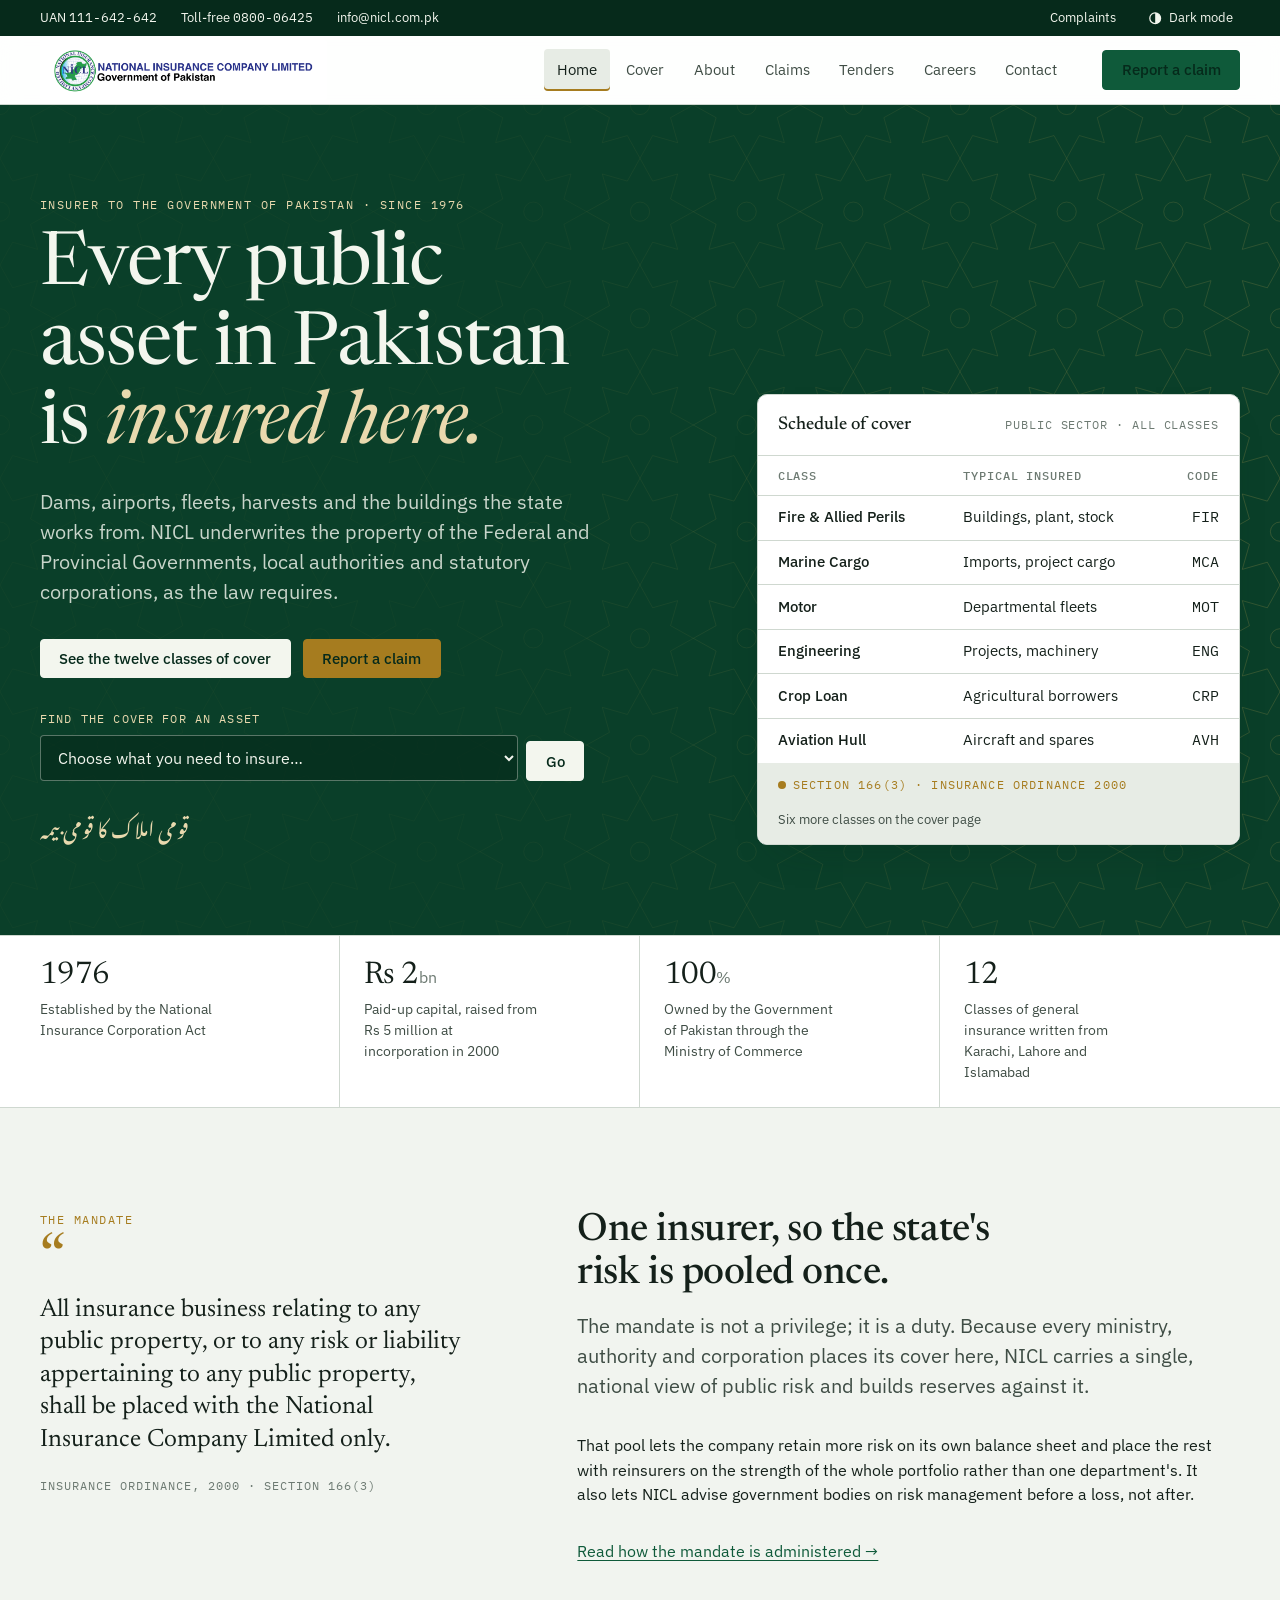
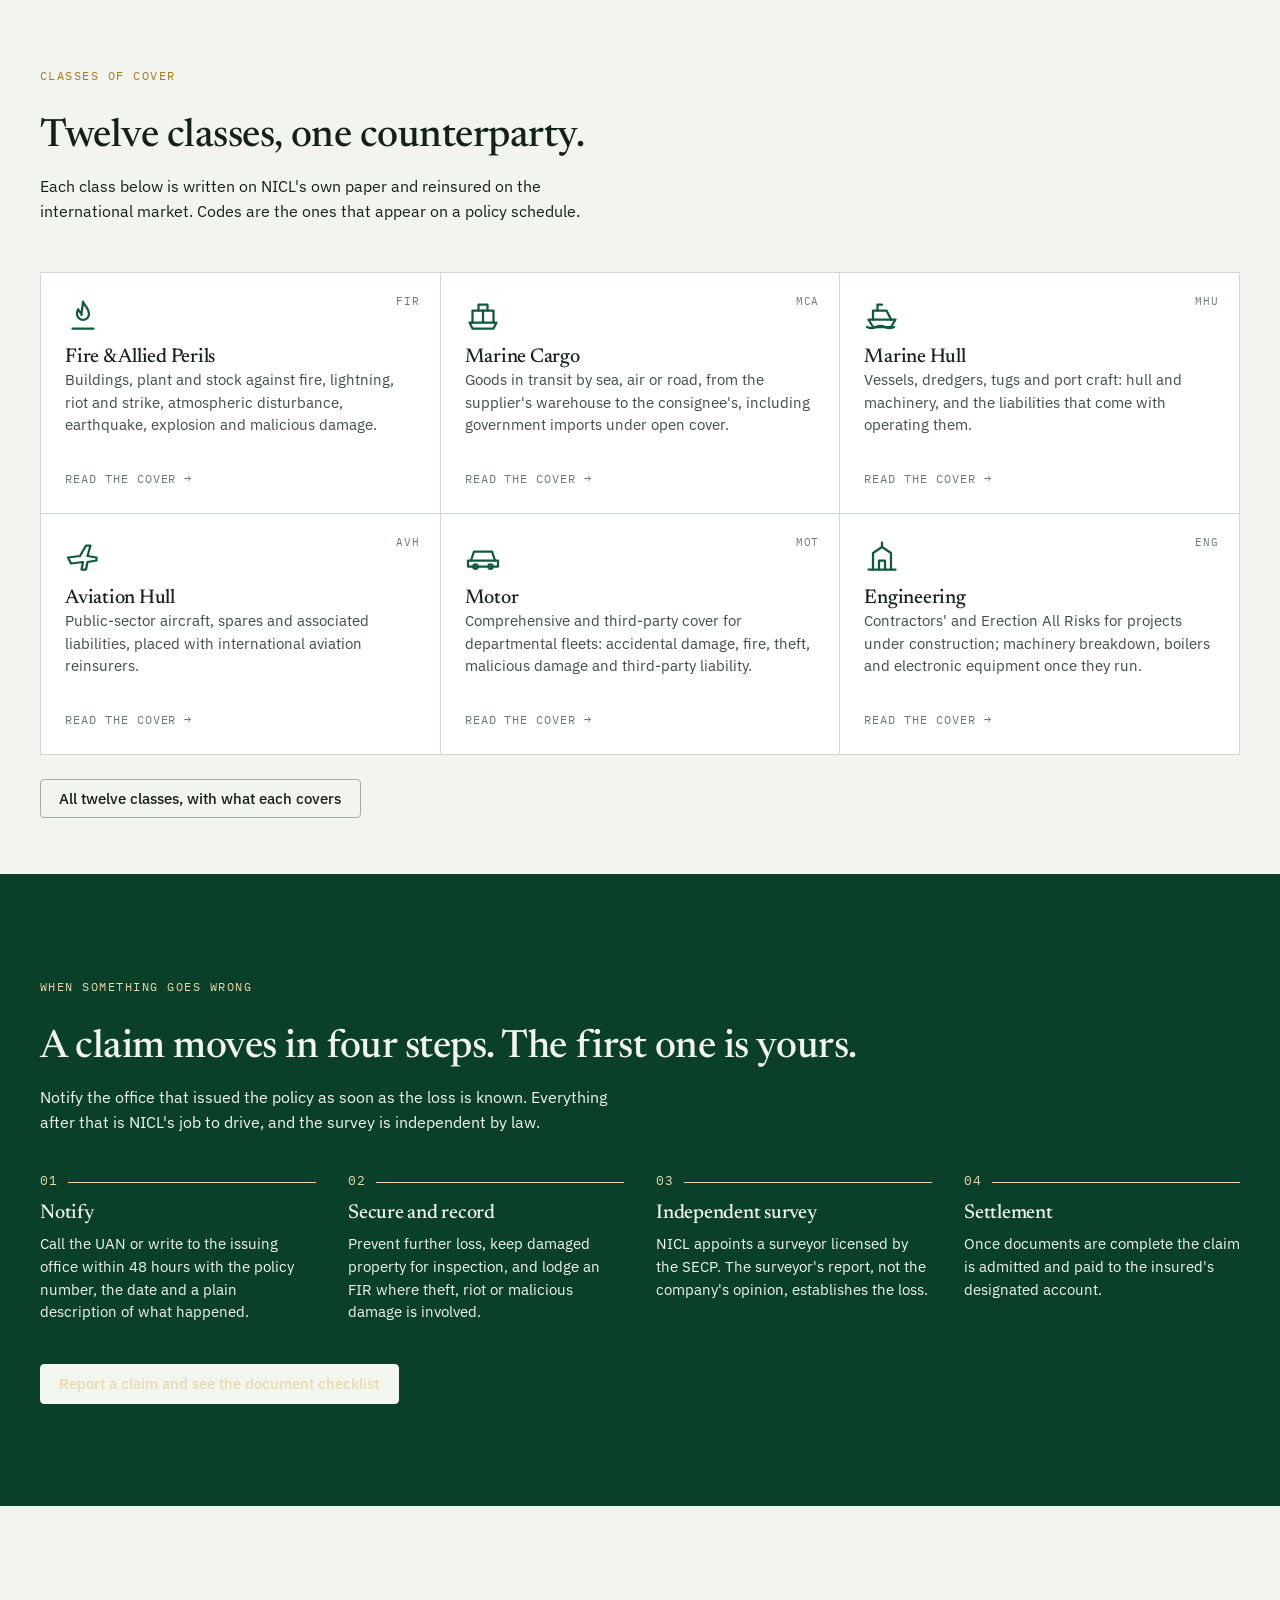
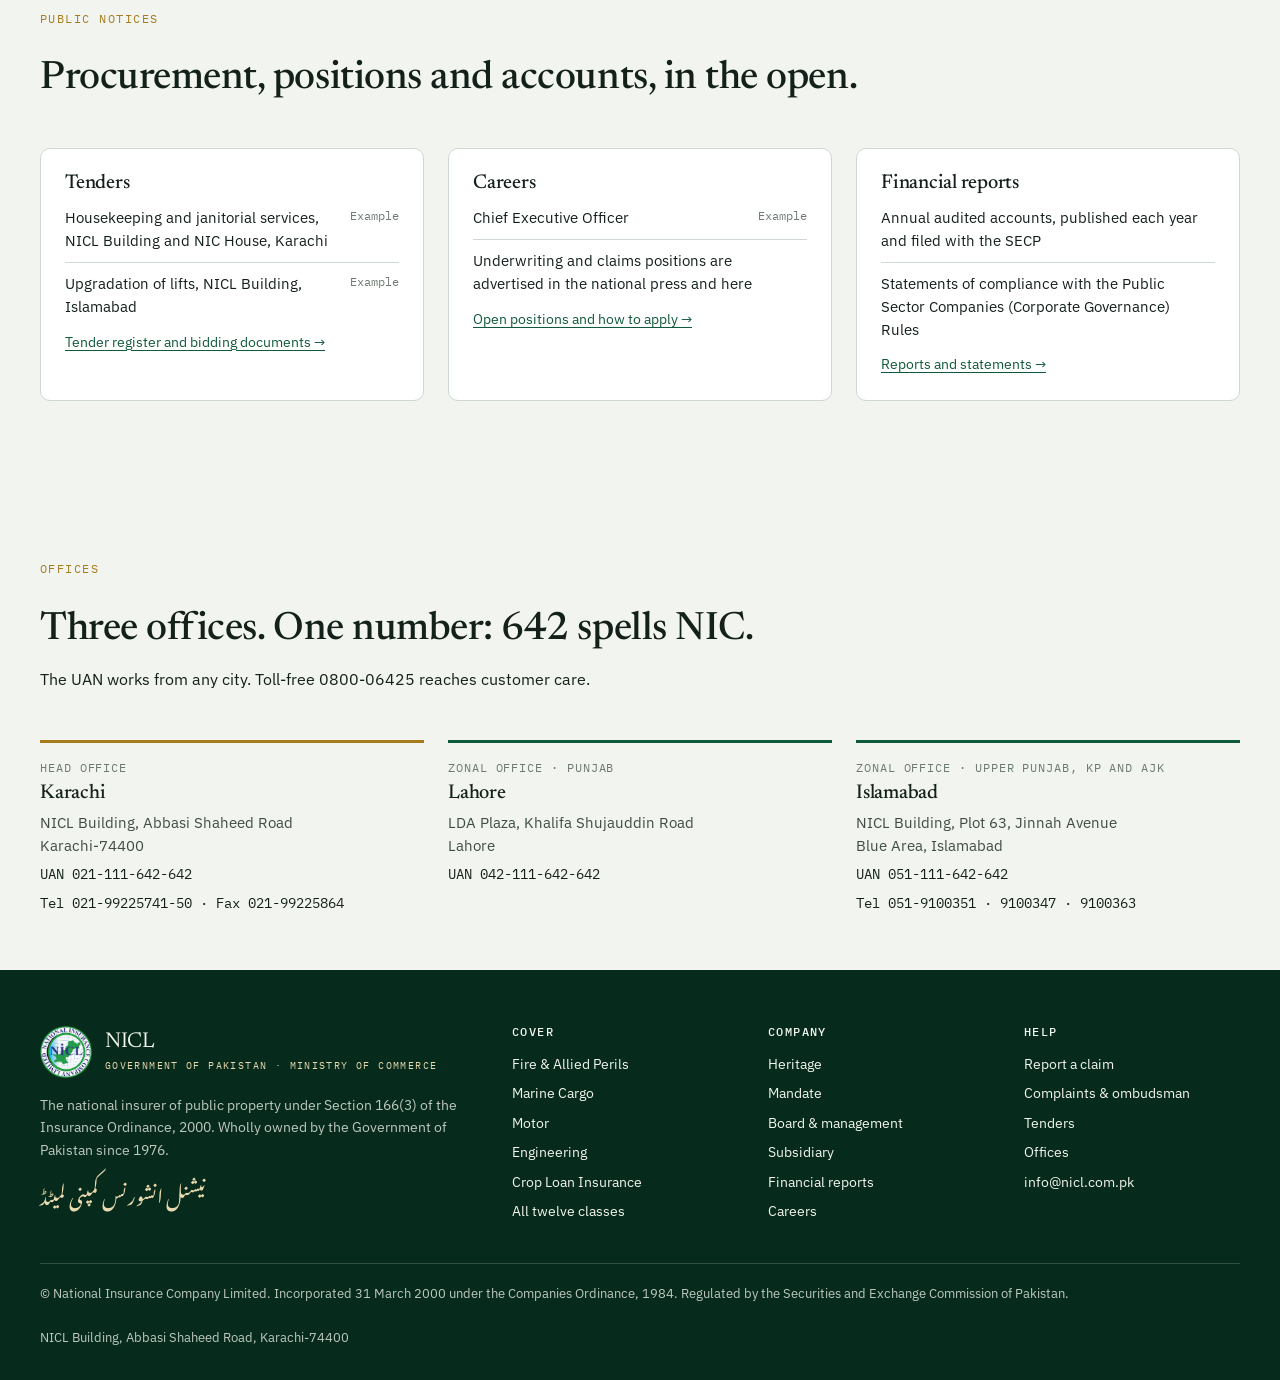
<file: index.html>
<!doctype html>
<html lang="en">
<head>
<meta charset="utf-8">
<meta name="viewport" content="width=device-width, initial-scale=1, viewport-fit=cover">
<title>NICL · National Insurance Company Limited</title>
<meta name="description" content="The national insurer of public property in Pakistan. Twelve classes of general insurance for federal and provincial governments, local authorities and statutory corporations.">
<meta name="theme-color" content="#0a3f29">
<link rel="icon" href="/assets/logo-emblem.png" type="image/png">
<link rel="apple-touch-icon" href="/assets/logo-emblem.png">
<link rel="canonical" href="https://nicl-website.vercel.app/">
<meta property="og:type" content="website">
<meta property="og:site_name" content="NICL · National Insurance Company Limited">
<meta property="og:title" content="NICL · National Insurance Company Limited">
<meta property="og:description" content="The national insurer of public property in Pakistan. Twelve classes of general insurance for federal and provincial governments, local authorities and statutory corporations.">
<meta property="og:url" content="https://nicl-website.vercel.app/">
<meta property="og:image" content="https://nicl-website.vercel.app/assets/og.png">
<meta property="og:image:width" content="1200">
<meta property="og:image:height" content="630">
<meta name="twitter:card" content="summary_large_image">
<script type="application/ld+json">
{"@context":"https://schema.org","@type":"Organization","name":"National Insurance Company Limited","alternateName":"NICL","url":"https://nicl-website.vercel.app/","logo":"https://nicl-website.vercel.app/assets/logo-nicl.png","foundingDate":"1976","description":"The Government of Pakistan's insurer of public property under Section 166(3) of the Insurance Ordinance, 2000.","address":{"@type":"PostalAddress","streetAddress":"NICL Building, Abbasi Shaheed Road","addressLocality":"Karachi","postalCode":"74400","addressRegion":"Sindh","addressCountry":"PK"},"telephone":"+92-21-111-642-642","email":"info@nicl.com.pk","contactPoint":[{"@type":"ContactPoint","contactType":"customer service","telephone":"0800-06425","areaServed":"PK","availableLanguage":["en","ur"]}],"parentOrganization":{"@type":"GovernmentOrganization","name":"Ministry of Commerce, Government of Pakistan"}}
</script>
<link rel="preconnect" href="https://fonts.googleapis.com"><link rel="preconnect" href="https://fonts.gstatic.com" crossorigin><link rel="stylesheet" href="https://fonts.googleapis.com/css2?family=Newsreader:ital,opsz,wght@0,6..72,400;0,6..72,500;1,6..72,400&family=IBM+Plex+Sans:wght@400;500;600&family=IBM+Plex+Mono:wght@400;500&family=Noto+Nastaliq+Urdu:wght@400&display=swap">
<link rel="stylesheet" href="/assets/site.css">
</head>
<body>
<a class="skip" href="#main">Skip to content</a>
<div class="topbar"><div class="wrap">
  <span>UAN <a class="num" href="#contact-numbers">111-642-642</a></span>
  <span>Toll-free <a class="num" href="#contact-numbers">0800-06425</a></span>
  <a href="mailto:info@nicl.com.pk">info@nicl.com.pk</a>
  <span class="spacer"></span>
  <a href="/complaints">Complaints</a>
  <button class="theme-btn" type="button" data-theme-toggle aria-pressed="false"><svg viewBox="0 0 16 16" aria-hidden="true"><circle cx="8" cy="8" r="6" fill="none" stroke="currentColor" stroke-width="1.4"/><path d="M8 2a6 6 0 0 1 0 12Z" fill="currentColor"/></svg><span>Dark mode</span></button>
</div></div>
<header class="header"><div class="wrap">
  <a class="brand" href="/" aria-label="NICL home"><img class="brand-lockup" src="/assets/logo-nicl.png" alt="NICL — National Insurance Company Limited, Government of Pakistan" width="3682" height="671" decoding="async" fetchpriority="high"><span class="brand-compact"><img class="brand-emblem" src="/assets/logo-emblem.png" alt="" width="578" height="578" decoding="async"><span><span class="brand-name">NICL</span><span class="brand-sub">National Insurance Company Limited</span></span></span></a>
  <button class="menu-btn" type="button" aria-expanded="false" aria-controls="site-nav">Menu</button>
  <nav class="nav" id="site-nav" aria-label="Primary"><ul><li><a href="/" aria-current="page">Home</a></li><li><a href="/cover">Cover</a></li><li><a href="/about">About</a></li><li><a href="/claims">Claims</a></li><li><a href="/tenders">Tenders</a></li><li><a href="/careers">Careers</a></li><li><a href="/contact">Contact</a></li></ul></nav>
  <a class="btn btn--primary cta" href="/claims">Report a claim</a>
</div></header>
<main id="main">

<section class="hero" aria-labelledby="hero-title">
  <canvas id="hero-lattice" aria-hidden="true"></canvas>
  <div class="wrap">
    <div>
      <p class="eyebrow rise">Insurer to the Government of Pakistan · since 1976</p>
      <h1 id="hero-title" class="rise">Every public asset in Pakistan is <em>insured here.</em></h1>
      <p class="lede rise">Dams, airports, fleets, harvests and the buildings the state works from. NICL underwrites the property of the Federal and Provincial Governments, local authorities and statutory corporations, as the law requires.</p>
      <div class="hero-actions rise">
        <a class="btn btn--light" href="/cover">See the twelve classes of cover</a>
        <a class="btn btn--brass" href="/claims">Report a claim</a>
      </div>
      <form class="finder" id="finder" action="/cover">
        <div>
          <label for="finder-select">Find the cover for an asset</label>
          <select id="finder-select" name="class">
            <option value="">Choose what you need to insure…</option>
            <option value="/cover#fire">Fire & Allied Perils</option><option value="/cover#marine-cargo">Marine Cargo</option><option value="/cover#marine-hull">Marine Hull</option><option value="/cover#aviation">Aviation Hull</option><option value="/cover#motor">Motor</option><option value="/cover#engineering">Engineering</option><option value="/cover#crop">Crop Loan Insurance</option><option value="/cover#surety">Credit Risk & Suretyship</option><option value="/cover#liability">Liability</option><option value="/cover#workers">Workers' Compensation</option><option value="/cover#health">Accident & Health</option><option value="/cover#travel">Travel</option>
          </select>
        </div>
        <button class="btn btn--light" type="submit">Go</button>
      </form>
      <p class="hero-urdu urdu" lang="ur">قومی املاک کا قومی بیمہ</p>
    </div>
    <div class="schedule" aria-label="Summary of what NICL covers">
      <div class="schedule-head"><strong>Schedule of cover</strong><span>Public sector · all classes</span></div>
      <table>
        <thead><tr><th scope="col">Class</th><th scope="col">Typical insured</th><th scope="col">Code</th></tr></thead>
        <tbody>
          <tr><td><a href="/cover#fire">Fire &amp; Allied Perils</a></td><td>Buildings, plant, stock</td><td class="num">FIR</td></tr>
          <tr><td><a href="/cover#marine-cargo">Marine Cargo</a></td><td>Imports, project cargo</td><td class="num">MCA</td></tr>
          <tr><td><a href="/cover#motor">Motor</a></td><td>Departmental fleets</td><td class="num">MOT</td></tr>
          <tr><td><a href="/cover#engineering">Engineering</a></td><td>Projects, machinery</td><td class="num">ENG</td></tr>
          <tr><td><a href="/cover#crop">Crop Loan</a></td><td>Agricultural borrowers</td><td class="num">CRP</td></tr>
          <tr><td><a href="/cover#aviation">Aviation Hull</a></td><td>Aircraft and spares</td><td class="num">AVH</td></tr>
        </tbody>
      </table>
      <div class="schedule-foot"><span class="seal">Section 166(3) · Insurance Ordinance 2000</span><span>Six more classes on the cover page</span></div>
    </div>
  </div>
</section>

<section class="mandate" aria-label="Key facts">
  <div class="wrap">
    <div class="fact"><b>1976</b><span>Established by the National Insurance Corporation Act</span></div>
    <div class="fact"><b>Rs&nbsp;2<small>bn</small></b><span>Paid-up capital, raised from Rs 5 million at incorporation in 2000</span></div>
    <div class="fact"><b>100<small>%</small></b><span>Owned by the Government of Pakistan through the Ministry of Commerce</span></div>
    <div class="fact"><b>12</b><span>Classes of general insurance written from Karachi, Lahore and Islamabad</span></div>
  </div>
</section>

<section class="section" aria-labelledby="mandate-title">
  <div class="wrap ordinance">
    <div>
      <p class="eyebrow">The mandate</p>
      <blockquote>All insurance business relating to any public property, or to any risk or liability appertaining to any public property, shall be placed with the National Insurance Company Limited only.
        <cite>Insurance Ordinance, 2000 · Section 166(3)</cite>
      </blockquote>
    </div>
    <div class="body">
      <h2 id="mandate-title">One insurer, so the state's risk is pooled once.</h2>
      <p class="lede">The mandate is not a privilege; it is a duty. Because every ministry, authority and corporation places its cover here, NICL carries a single, national view of public risk and builds reserves against it.</p>
      <p>That pool lets the company retain more risk on its own balance sheet and place the rest with reinsurers on the strength of the whole portfolio rather than one department's. It also lets NICL advise government bodies on risk management before a loss, not after.</p>
      <p><a href="/about#mandate">Read how the mandate is administered →</a></p>
    </div>
  </div>
</section>

<section class="section section--tight" aria-labelledby="classes-title" style="padding-top:0">
  <div class="wrap">
    <div class="section-head">
      <p class="eyebrow">Classes of cover</p>
      <h2 id="classes-title">Twelve classes, one counterparty.</h2>
      <p>Each class below is written on NICL's own paper and reinsured on the international market. Codes are the ones that appear on a policy schedule.</p>
    </div>
    <div class="classes">
      <a class="class" href="/cover#fire">
  <span class="class-code num" aria-hidden="true">FIR</span>
  <span class="class-glyph"><svg viewBox="0 0 24 24"><path d="M12 3c1 3 4 4.5 4 8.5A4 4 0 0 1 8 11c0-1 .3-2 .8-2.8C9.5 10 11 10.5 11 12c0-3 1-6 1-9Z"/><path d="M5 21h14"/></svg></span>
  <span><h3>Fire &amp; Allied Perils</h3><p>Buildings, plant and stock against fire, lightning, riot and strike, atmospheric disturbance, earthquake, explosion and malicious damage.</p></span>
  <span class="class-more">Read the cover →</span>
</a>
<a class="class" href="/cover#marine-cargo">
  <span class="class-code num" aria-hidden="true">MCA</span>
  <span class="class-glyph"><svg viewBox="0 0 24 24"><path d="M3 17h18l-2 4H5Z"/><path d="M5 17V9h14v8"/><path d="M9 9V5h6v4"/><path d="M12 9v8"/></svg></span>
  <span><h3>Marine Cargo</h3><p>Goods in transit by sea, air or road, from the supplier's warehouse to the consignee's, including government imports under open cover.</p></span>
  <span class="class-more">Read the cover →</span>
</a>
<a class="class" href="/cover#marine-hull">
  <span class="class-code num" aria-hidden="true">MHU</span>
  <span class="class-glyph"><svg viewBox="0 0 24 24"><path d="M3 15h18l-3 5H6Z"/><path d="M6 15V9h9l3 6"/><path d="M9 9V5h3"/><path d="M2 20c2 1 4 1 6 0s4-1 6 0 4 1 6 0"/></svg></span>
  <span><h3>Marine Hull</h3><p>Vessels, dredgers, tugs and port craft: hull and machinery, and the liabilities that come with operating them.</p></span>
  <span class="class-more">Read the cover →</span>
</a>
<a class="class" href="/cover#aviation">
  <span class="class-code num" aria-hidden="true">AVH</span>
  <span class="class-glyph"><svg viewBox="0 0 24 24"><path d="M2 13l8-1 4-7h3l-2 7 6 1v2l-6 1-1 5h-3l1-5-8 1Z"/></svg></span>
  <span><h3>Aviation Hull</h3><p>Public-sector aircraft, spares and associated liabilities, placed with international aviation reinsurers.</p></span>
  <span class="class-more">Read the cover →</span>
</a>
<a class="class" href="/cover#motor">
  <span class="class-code num" aria-hidden="true">MOT</span>
  <span class="class-glyph"><svg viewBox="0 0 24 24"><path d="M4 15l2-6h12l2 6"/><path d="M2 15h20v4H2Z"/><circle cx="7" cy="19" r="1.5"/><circle cx="17" cy="19" r="1.5"/></svg></span>
  <span><h3>Motor</h3><p>Comprehensive and third-party cover for departmental fleets: accidental damage, fire, theft, malicious damage and third-party liability.</p></span>
  <span class="class-more">Read the cover →</span>
</a>
<a class="class" href="/cover#engineering">
  <span class="class-code num" aria-hidden="true">ENG</span>
  <span class="class-glyph"><svg viewBox="0 0 24 24"><path d="M3 21h18"/><path d="M6 21V10l6-4 6 4v11"/><path d="M10 21v-6h4v6"/><path d="M12 3v3"/></svg></span>
  <span><h3>Engineering</h3><p>Contractors' and Erection All Risks for projects under construction; machinery breakdown, boilers and electronic equipment once they run.</p></span>
  <span class="class-more">Read the cover →</span>
</a>
    </div>
    <p style="margin-top:1.5rem"><a class="btn btn--ghost" href="/cover">All twelve classes, with what each covers</a></p>
  </div>
</section>

<section class="section section--green" aria-labelledby="claims-title">
  <div class="wrap">
    <div class="section-head">
      <p class="eyebrow">When something goes wrong</p>
      <h2 id="claims-title">A claim moves in four steps. The first one is yours.</h2>
      <p>Notify the office that issued the policy as soon as the loss is known. Everything after that is NICL's job to drive, and the survey is independent by law.</p>
    </div>
    <ol class="steps">
      <li><h3>Notify</h3><p>Call the UAN or write to the issuing office within 48 hours with the policy number, the date and a plain description of what happened.</p></li>
      <li><h3>Secure and record</h3><p>Prevent further loss, keep damaged property for inspection, and lodge an FIR where theft, riot or malicious damage is involved.</p></li>
      <li><h3>Independent survey</h3><p>NICL appoints a surveyor licensed by the SECP. The surveyor's report, not the company's opinion, establishes the loss.</p></li>
      <li><h3>Settlement</h3><p>Once documents are complete the claim is admitted and paid to the insured's designated account.</p></li>
    </ol>
    <p style="margin-top:2.5rem"><a class="btn btn--light" href="/claims">Report a claim and see the document checklist</a></p>
  </div>
</section>

<section class="section" aria-labelledby="notices-title">
  <div class="wrap">
    <div class="section-head">
      <p class="eyebrow">Public notices</p>
      <h2 id="notices-title">Procurement, positions and accounts, in the open.</h2>
    </div>
    <div class="notices">
      <div class="notice">
        <h3>Tenders</h3>
        <ul>
          <li><span>Housekeeping and janitorial services, NICL Building and NIC House, Karachi</span><time>Example</time></li>
          <li><span>Upgradation of lifts, NICL Building, Islamabad</span><time>Example</time></li>
        </ul>
        <a class="more" href="/tenders">Tender register and bidding documents →</a>
      </div>
      <div class="notice">
        <h3>Careers</h3>
        <ul>
          <li><span>Chief Executive Officer</span><time>Example</time></li>
          <li><span>Underwriting and claims positions are advertised in the national press and here</span><time></time></li>
        </ul>
        <a class="more" href="/careers">Open positions and how to apply →</a>
      </div>
      <div class="notice">
        <h3>Financial reports</h3>
        <ul>
          <li><span>Annual audited accounts, published each year and filed with the SECP</span><time></time></li>
          <li><span>Statements of compliance with the Public Sector Companies (Corporate Governance) Rules</span><time></time></li>
        </ul>
        <a class="more" href="/about#reports">Reports and statements →</a>
      </div>
    </div>
  </div>
</section>

<section class="section section--tight" aria-labelledby="offices-title" id="contact-numbers">
  <div class="wrap">
    <div class="section-head">
      <p class="eyebrow">Offices</p>
      <h2 id="offices-title">Three offices. One number: 642 spells NIC.</h2>
      <p>The UAN works from any city. Toll-free 0800-06425 reaches customer care.</p>
    </div>
    <div class="offices">
      <div class="office is-head"><span class="region">Head office</span><h3>Karachi</h3><address>NICL Building, Abbasi Shaheed Road<br>Karachi-74400</address><span class="num">UAN 021-111-642-642</span><span class="num">Tel 021-99225741-50 · Fax 021-99225864</span></div>
      <div class="office"><span class="region">Zonal office · Punjab</span><h3>Lahore</h3><address>LDA Plaza, Khalifa Shujauddin Road<br>Lahore</address><span class="num">UAN 042-111-642-642</span></div>
      <div class="office"><span class="region">Zonal office · Upper Punjab, KP and AJK</span><h3>Islamabad</h3><address>NICL Building, Plot 63, Jinnah Avenue<br>Blue Area, Islamabad</address><span class="num">UAN 051-111-642-642</span><span class="num">Tel 051-9100351 · 9100347 · 9100363</span></div>
    </div>
  </div>
</section>

</main>
<footer class="footer"><div class="wrap">
  <div class="footer-grid">
    <div>
      <a class="brand" href="/"><img class="brand-emblem" src="/assets/logo-emblem.png" alt="" width="578" height="578" loading="lazy" decoding="async"><span><span class="brand-name">NICL</span><span class="brand-sub">Government of Pakistan · Ministry of Commerce</span></span></a>
      <p>The national insurer of public property under Section 166(3) of the Insurance Ordinance, 2000. Wholly owned by the Government of Pakistan since 1976.</p>
      <p class="urdu" lang="ur">نیشنل انشورنس کمپنی لمیٹڈ</p>
    </div>
    <div><h4>Cover</h4><ul>
      <li><a href="/cover#fire">Fire &amp; Allied Perils</a></li>
      <li><a href="/cover#marine-cargo">Marine Cargo</a></li>
      <li><a href="/cover#motor">Motor</a></li>
      <li><a href="/cover#engineering">Engineering</a></li>
      <li><a href="/cover#crop">Crop Loan Insurance</a></li>
      <li><a href="/cover">All twelve classes</a></li>
    </ul></div>
    <div><h4>Company</h4><ul>
      <li><a href="/about#heritage">Heritage</a></li>
      <li><a href="/about#mandate">Mandate</a></li>
      <li><a href="/about#leadership">Board &amp; management</a></li>
      <li><a href="/about#subsidiary">Subsidiary</a></li>
      <li><a href="/about#reports">Financial reports</a></li>
      <li><a href="/careers">Careers</a></li>
    </ul></div>
    <div><h4>Help</h4><ul>
      <li><a href="/claims">Report a claim</a></li>
      <li><a href="/complaints">Complaints &amp; ombudsman</a></li>
      <li><a href="/tenders">Tenders</a></li>
      <li><a href="/contact">Offices</a></li>
      <li><a href="mailto:info@nicl.com.pk">info@nicl.com.pk</a></li>
    </ul></div>
  </div>
  <div class="footer-legal">
    <p>© National Insurance Company Limited. Incorporated 31 March 2000 under the Companies Ordinance, 1984. Regulated by the Securities and Exchange Commission of Pakistan.</p>
    <p>NICL Building, Abbasi Shaheed Road, Karachi-74400</p>
  </div>
</div></footer>
<script src="/assets/site.js" defer></script>
</body>
</html>
</file>
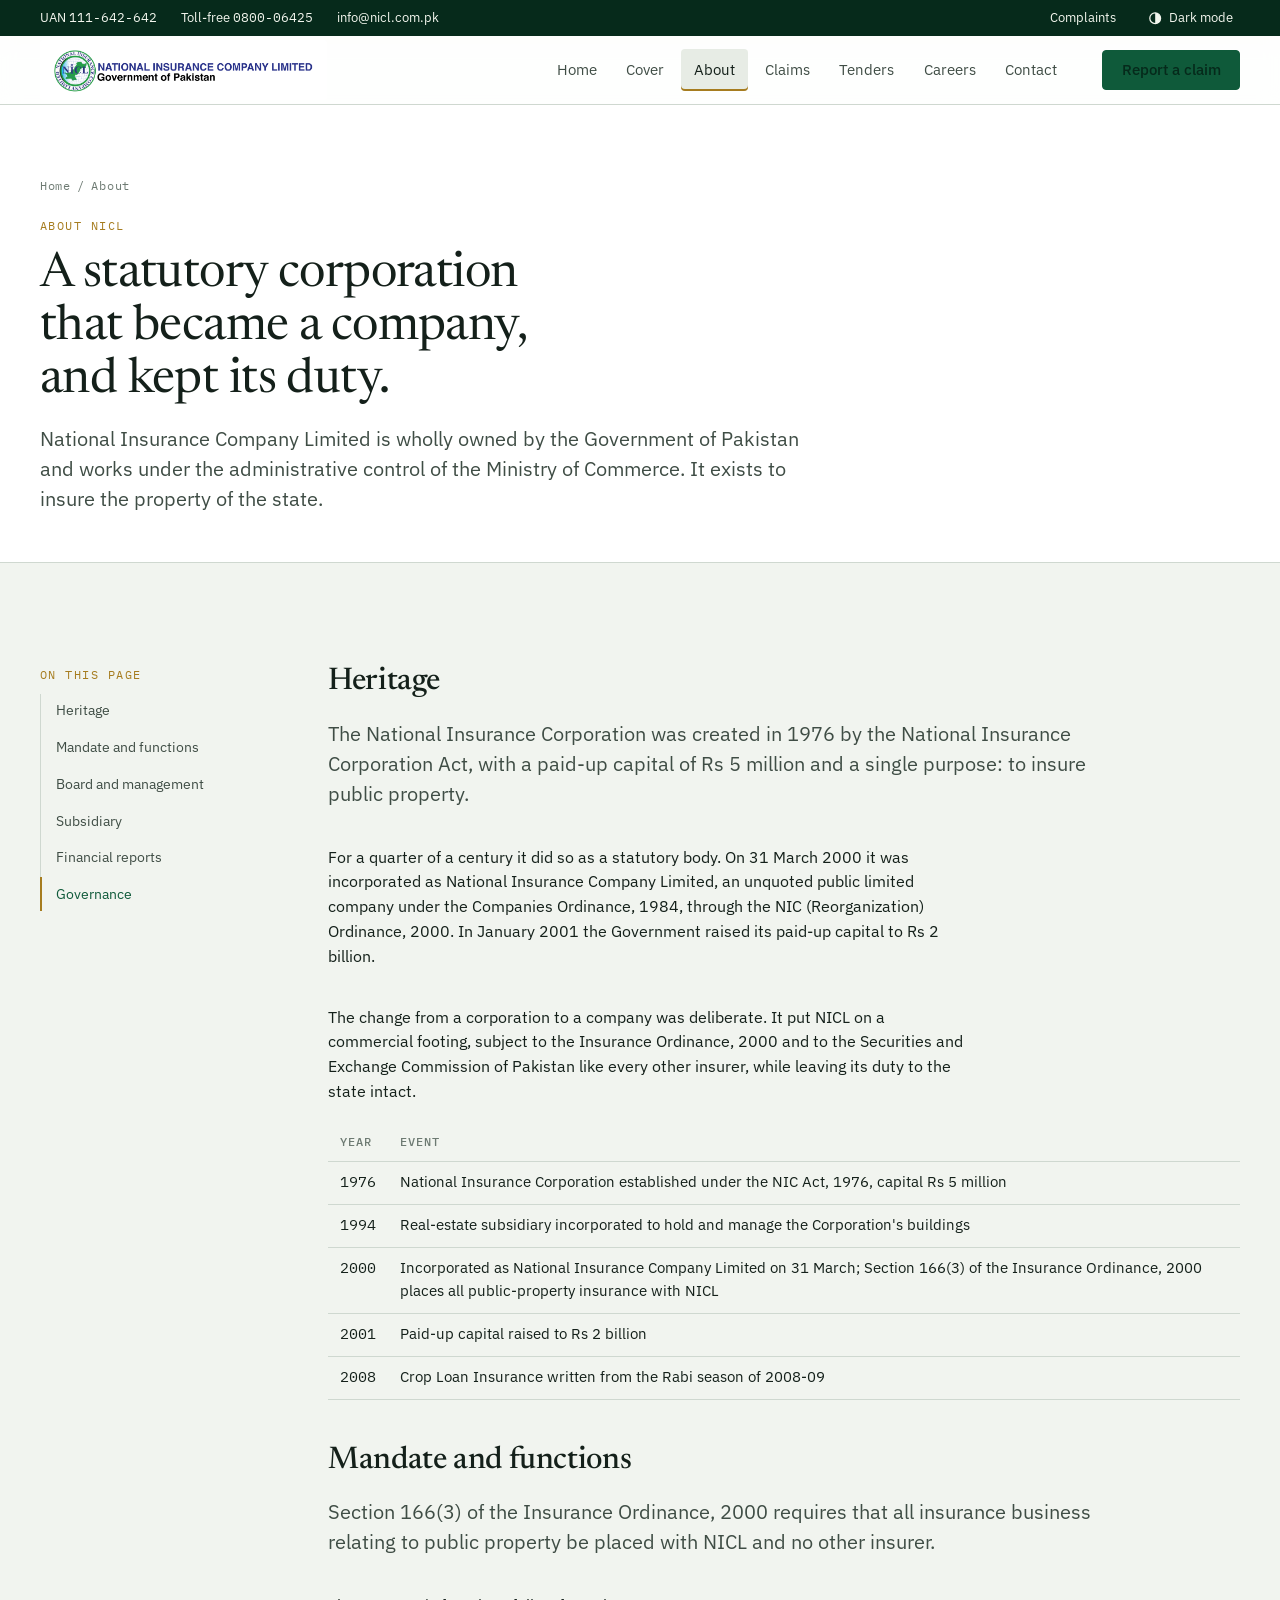
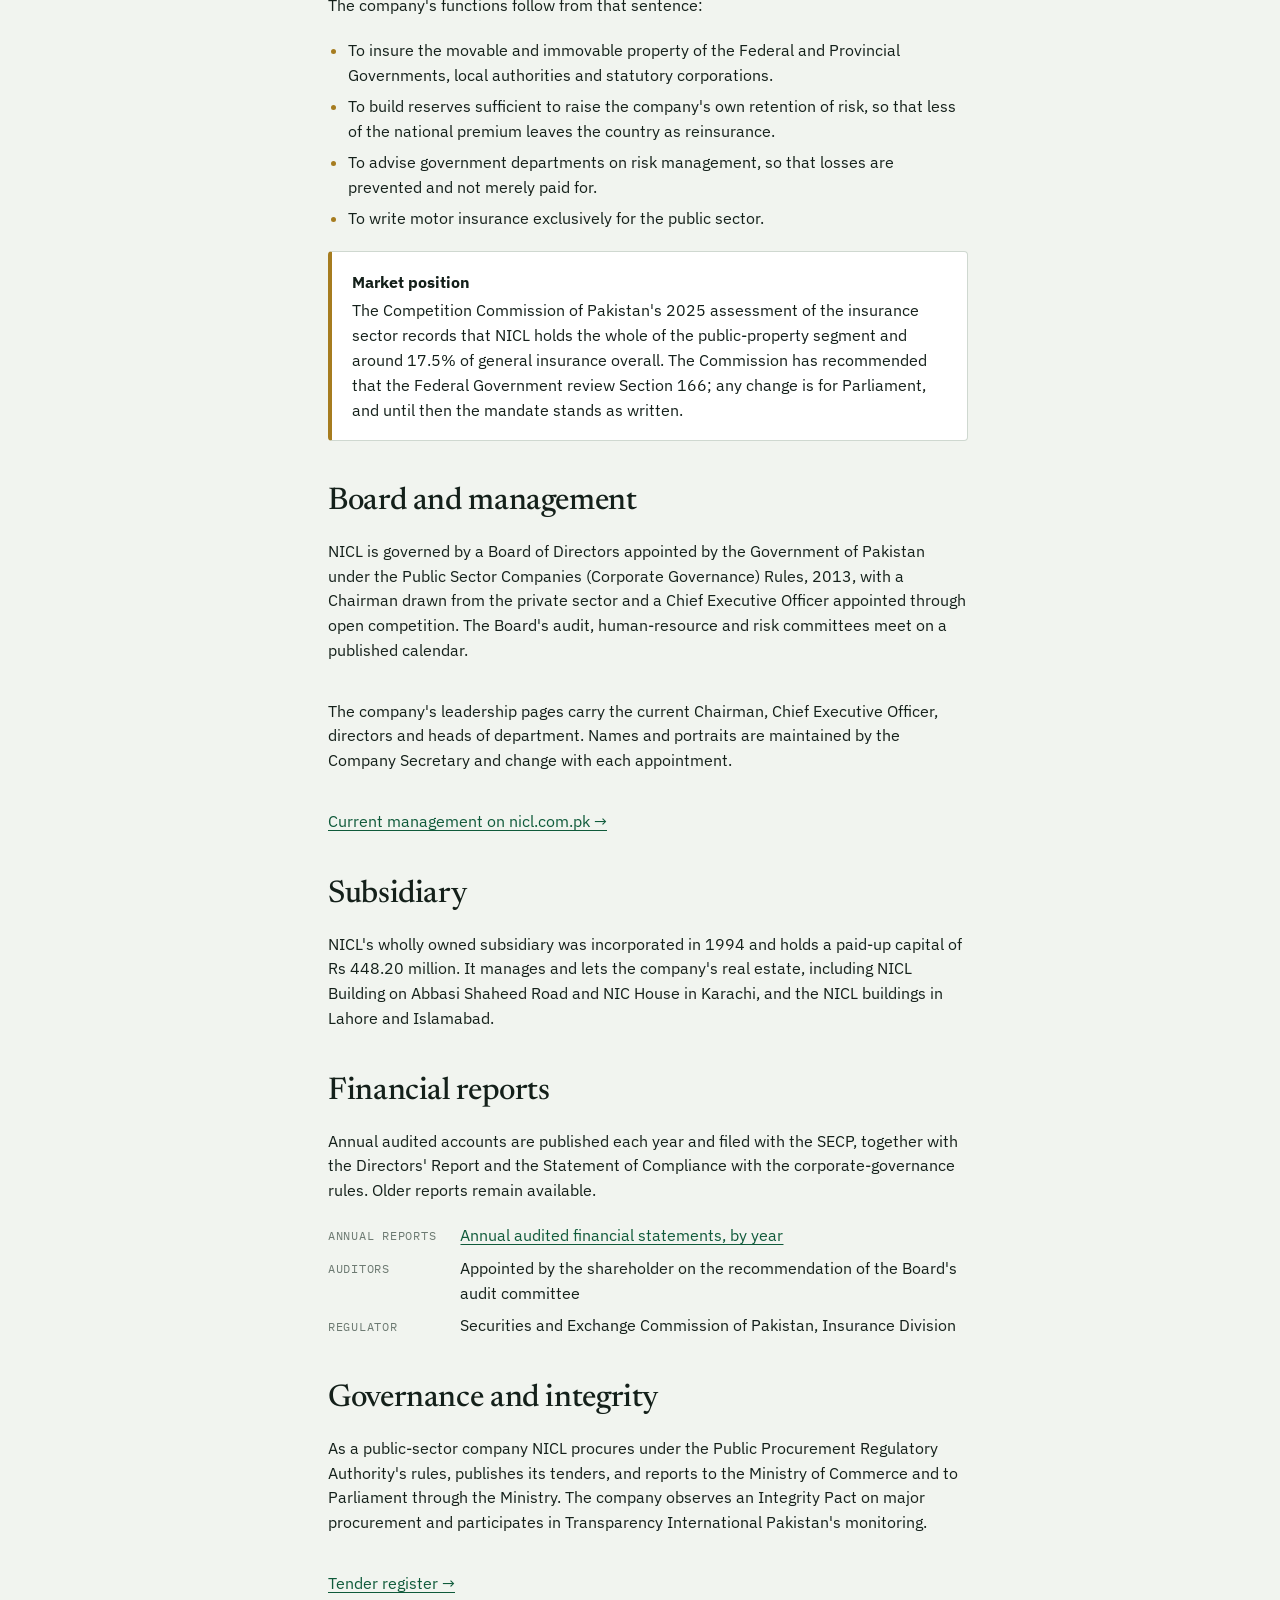
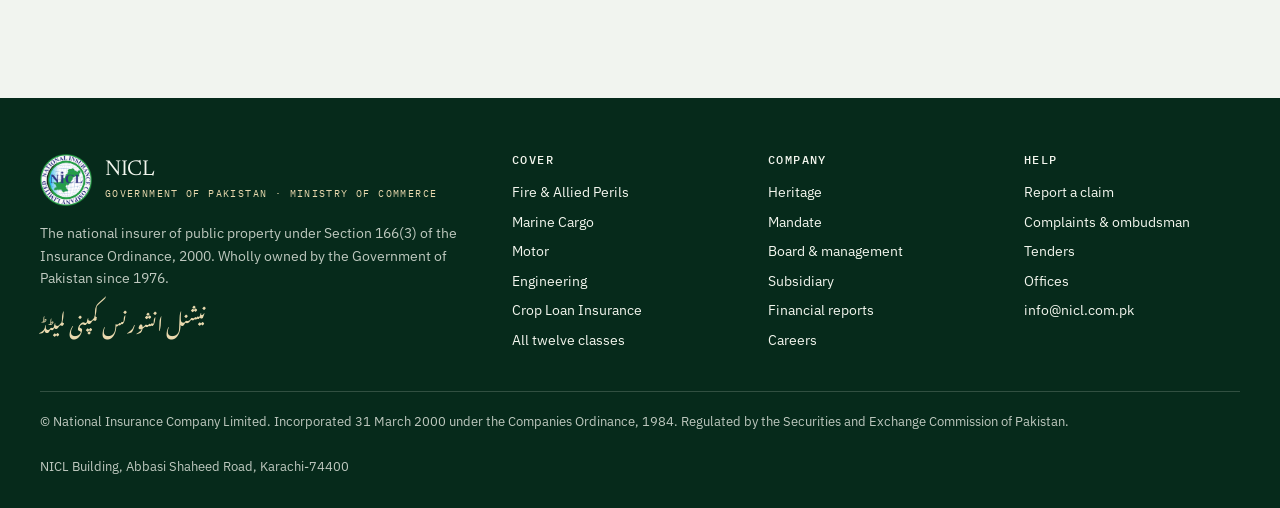
<file: about.html>
<!doctype html>
<html lang="en">
<head>
<meta charset="utf-8">
<meta name="viewport" content="width=device-width, initial-scale=1, viewport-fit=cover">
<title>About · NICL</title>
<meta name="description" content="The heritage, mandate, board, subsidiary and financial reports of National Insurance Company Limited, the Government of Pakistan's insurer.">
<meta name="theme-color" content="#0a3f29">
<link rel="icon" href="/assets/logo-emblem.png" type="image/png">
<link rel="apple-touch-icon" href="/assets/logo-emblem.png">
<link rel="canonical" href="https://nicl-website.vercel.app/about">
<meta property="og:type" content="website">
<meta property="og:site_name" content="NICL · National Insurance Company Limited">
<meta property="og:title" content="About · NICL">
<meta property="og:description" content="The heritage, mandate, board, subsidiary and financial reports of National Insurance Company Limited, the Government of Pakistan's insurer.">
<meta property="og:url" content="https://nicl-website.vercel.app/about">
<meta property="og:image" content="https://nicl-website.vercel.app/assets/og.png">
<meta property="og:image:width" content="1200">
<meta property="og:image:height" content="630">
<meta name="twitter:card" content="summary_large_image">
<link rel="preconnect" href="https://fonts.googleapis.com"><link rel="preconnect" href="https://fonts.gstatic.com" crossorigin><link rel="stylesheet" href="https://fonts.googleapis.com/css2?family=Newsreader:ital,opsz,wght@0,6..72,400;0,6..72,500;1,6..72,400&family=IBM+Plex+Sans:wght@400;500;600&family=IBM+Plex+Mono:wght@400;500&family=Noto+Nastaliq+Urdu:wght@400&display=swap">
<link rel="stylesheet" href="/assets/site.css">
</head>
<body>
<a class="skip" href="#main">Skip to content</a>
<div class="topbar"><div class="wrap">
  <span>UAN <a class="num" href="#contact-numbers">111-642-642</a></span>
  <span>Toll-free <a class="num" href="#contact-numbers">0800-06425</a></span>
  <a href="mailto:info@nicl.com.pk">info@nicl.com.pk</a>
  <span class="spacer"></span>
  <a href="/complaints">Complaints</a>
  <button class="theme-btn" type="button" data-theme-toggle aria-pressed="false"><svg viewBox="0 0 16 16" aria-hidden="true"><circle cx="8" cy="8" r="6" fill="none" stroke="currentColor" stroke-width="1.4"/><path d="M8 2a6 6 0 0 1 0 12Z" fill="currentColor"/></svg><span>Dark mode</span></button>
</div></div>
<header class="header"><div class="wrap">
  <a class="brand" href="/" aria-label="NICL home"><img class="brand-lockup" src="/assets/logo-nicl.png" alt="NICL — National Insurance Company Limited, Government of Pakistan" width="3682" height="671" decoding="async" fetchpriority="high"><span class="brand-compact"><img class="brand-emblem" src="/assets/logo-emblem.png" alt="" width="578" height="578" decoding="async"><span><span class="brand-name">NICL</span><span class="brand-sub">National Insurance Company Limited</span></span></span></a>
  <button class="menu-btn" type="button" aria-expanded="false" aria-controls="site-nav">Menu</button>
  <nav class="nav" id="site-nav" aria-label="Primary"><ul><li><a href="/">Home</a></li><li><a href="/cover">Cover</a></li><li><a href="/about" aria-current="page">About</a></li><li><a href="/claims">Claims</a></li><li><a href="/tenders">Tenders</a></li><li><a href="/careers">Careers</a></li><li><a href="/contact">Contact</a></li></ul></nav>
  <a class="btn btn--primary cta" href="/claims">Report a claim</a>
</div></header>
<main id="main">

<div class="page-head"><div class="wrap">
  <p class="crumbs"><a href="/">Home</a><span>/</span>About</p>
  <p class="eyebrow">About NICL</p>
  <h1>A statutory corporation that became a company, and kept its duty.</h1>
  <p class="lede">National Insurance Company Limited is wholly owned by the Government of Pakistan and works under the administrative control of the Ministry of Commerce. It exists to insure the property of the state.</p>
</div></div>
<section class="section">
  <div class="wrap layout">
    <nav class="toc" aria-label="On this page"><p class="eyebrow">On this page</p><ul>
      <li><a href="#heritage">Heritage</a></li>
      <li><a href="#mandate">Mandate and functions</a></li>
      <li><a href="#leadership">Board and management</a></li>
      <li><a href="#subsidiary">Subsidiary</a></li>
      <li><a href="#reports">Financial reports</a></li>
      <li><a href="#governance">Governance</a></li>
    </ul></nav>
    <div class="prose">
      <h2 id="heritage">Heritage</h2>
      <p class="lede">The National Insurance Corporation was created in 1976 by the National Insurance Corporation Act, with a paid-up capital of Rs 5 million and a single purpose: to insure public property.</p>
      <p>For a quarter of a century it did so as a statutory body. On 31 March 2000 it was incorporated as National Insurance Company Limited, an unquoted public limited company under the Companies Ordinance, 1984, through the NIC (Reorganization) Ordinance, 2000. In January 2001 the Government raised its paid-up capital to Rs 2 billion.</p>
      <p>The change from a corporation to a company was deliberate. It put NICL on a commercial footing, subject to the Insurance Ordinance, 2000 and to the Securities and Exchange Commission of Pakistan like every other insurer, while leaving its duty to the state intact.</p>
      <div class="table-scroll"><table>
        <thead><tr><th scope="col">Year</th><th scope="col">Event</th></tr></thead>
        <tbody>
          <tr><td class="num">1976</td><td>National Insurance Corporation established under the NIC Act, 1976, capital Rs 5 million</td></tr>
          <tr><td class="num">1994</td><td>Real-estate subsidiary incorporated to hold and manage the Corporation's buildings</td></tr>
          <tr><td class="num">2000</td><td>Incorporated as National Insurance Company Limited on 31 March; Section 166(3) of the Insurance Ordinance, 2000 places all public-property insurance with NICL</td></tr>
          <tr><td class="num">2001</td><td>Paid-up capital raised to Rs 2 billion</td></tr>
          <tr><td class="num">2008</td><td>Crop Loan Insurance written from the Rabi season of 2008-09</td></tr>
        </tbody>
      </table></div>

      <h2 id="mandate">Mandate and functions</h2>
      <p class="lede">Section 166(3) of the Insurance Ordinance, 2000 requires that all insurance business relating to public property be placed with NICL and no other insurer.</p>
      <p>The company's functions follow from that sentence:</p>
      <ul>
        <li>To insure the movable and immovable property of the Federal and Provincial Governments, local authorities and statutory corporations.</li>
        <li>To build reserves sufficient to raise the company's own retention of risk, so that less of the national premium leaves the country as reinsurance.</li>
        <li>To advise government departments on risk management, so that losses are prevented and not merely paid for.</li>
        <li>To write motor insurance exclusively for the public sector.</li>
      </ul>
      <div class="callout"><strong>Market position</strong>The Competition Commission of Pakistan's 2025 assessment of the insurance sector records that NICL holds the whole of the public-property segment and around 17.5% of general insurance overall. The Commission has recommended that the Federal Government review Section 166; any change is for Parliament, and until then the mandate stands as written.</div>

      <h2 id="leadership">Board and management</h2>
      <p>NICL is governed by a Board of Directors appointed by the Government of Pakistan under the Public Sector Companies (Corporate Governance) Rules, 2013, with a Chairman drawn from the private sector and a Chief Executive Officer appointed through open competition. The Board's audit, human-resource and risk committees meet on a published calendar.</p>
      <p>The company's leadership pages carry the current Chairman, Chief Executive Officer, directors and heads of department. Names and portraits are maintained by the Company Secretary and change with each appointment.</p>
      <p><a href="https://nicl.com.pk/Management/">Current management on nicl.com.pk →</a></p>

      <h2 id="subsidiary">Subsidiary</h2>
      <p>NICL's wholly owned subsidiary was incorporated in 1994 and holds a paid-up capital of Rs 448.20 million. It manages and lets the company's real estate, including NICL Building on Abbasi Shaheed Road and NIC House in Karachi, and the NICL buildings in Lahore and Islamabad.</p>

      <h2 id="reports">Financial reports</h2>
      <p>Annual audited accounts are published each year and filed with the SECP, together with the Directors' Report and the Statement of Compliance with the corporate-governance rules. Older reports remain available.</p>
      <dl>
        <dt>Annual reports</dt><dd><a href="https://nicl.com.pk/financial-reports/">Annual audited financial statements, by year</a></dd>
        <dt>Auditors</dt><dd>Appointed by the shareholder on the recommendation of the Board's audit committee</dd>
        <dt>Regulator</dt><dd>Securities and Exchange Commission of Pakistan, Insurance Division</dd>
      </dl>

      <h2 id="governance">Governance and integrity</h2>
      <p>As a public-sector company NICL procures under the Public Procurement Regulatory Authority's rules, publishes its tenders, and reports to the Ministry of Commerce and to Parliament through the Ministry. The company observes an Integrity Pact on major procurement and participates in Transparency International Pakistan's monitoring.</p>
      <p><a href="/tenders">Tender register →</a></p>
    </div>
  </div>
</section>

</main>
<footer class="footer"><div class="wrap">
  <div class="footer-grid">
    <div>
      <a class="brand" href="/"><img class="brand-emblem" src="/assets/logo-emblem.png" alt="" width="578" height="578" loading="lazy" decoding="async"><span><span class="brand-name">NICL</span><span class="brand-sub">Government of Pakistan · Ministry of Commerce</span></span></a>
      <p>The national insurer of public property under Section 166(3) of the Insurance Ordinance, 2000. Wholly owned by the Government of Pakistan since 1976.</p>
      <p class="urdu" lang="ur">نیشنل انشورنس کمپنی لمیٹڈ</p>
    </div>
    <div><h4>Cover</h4><ul>
      <li><a href="/cover#fire">Fire &amp; Allied Perils</a></li>
      <li><a href="/cover#marine-cargo">Marine Cargo</a></li>
      <li><a href="/cover#motor">Motor</a></li>
      <li><a href="/cover#engineering">Engineering</a></li>
      <li><a href="/cover#crop">Crop Loan Insurance</a></li>
      <li><a href="/cover">All twelve classes</a></li>
    </ul></div>
    <div><h4>Company</h4><ul>
      <li><a href="/about#heritage">Heritage</a></li>
      <li><a href="/about#mandate">Mandate</a></li>
      <li><a href="/about#leadership">Board &amp; management</a></li>
      <li><a href="/about#subsidiary">Subsidiary</a></li>
      <li><a href="/about#reports">Financial reports</a></li>
      <li><a href="/careers">Careers</a></li>
    </ul></div>
    <div><h4>Help</h4><ul>
      <li><a href="/claims">Report a claim</a></li>
      <li><a href="/complaints">Complaints &amp; ombudsman</a></li>
      <li><a href="/tenders">Tenders</a></li>
      <li><a href="/contact">Offices</a></li>
      <li><a href="mailto:info@nicl.com.pk">info@nicl.com.pk</a></li>
    </ul></div>
  </div>
  <div class="footer-legal">
    <p>© National Insurance Company Limited. Incorporated 31 March 2000 under the Companies Ordinance, 1984. Regulated by the Securities and Exchange Commission of Pakistan.</p>
    <p>NICL Building, Abbasi Shaheed Road, Karachi-74400</p>
  </div>
</div></footer>
<script src="/assets/site.js" defer></script>
</body>
</html>
</file>
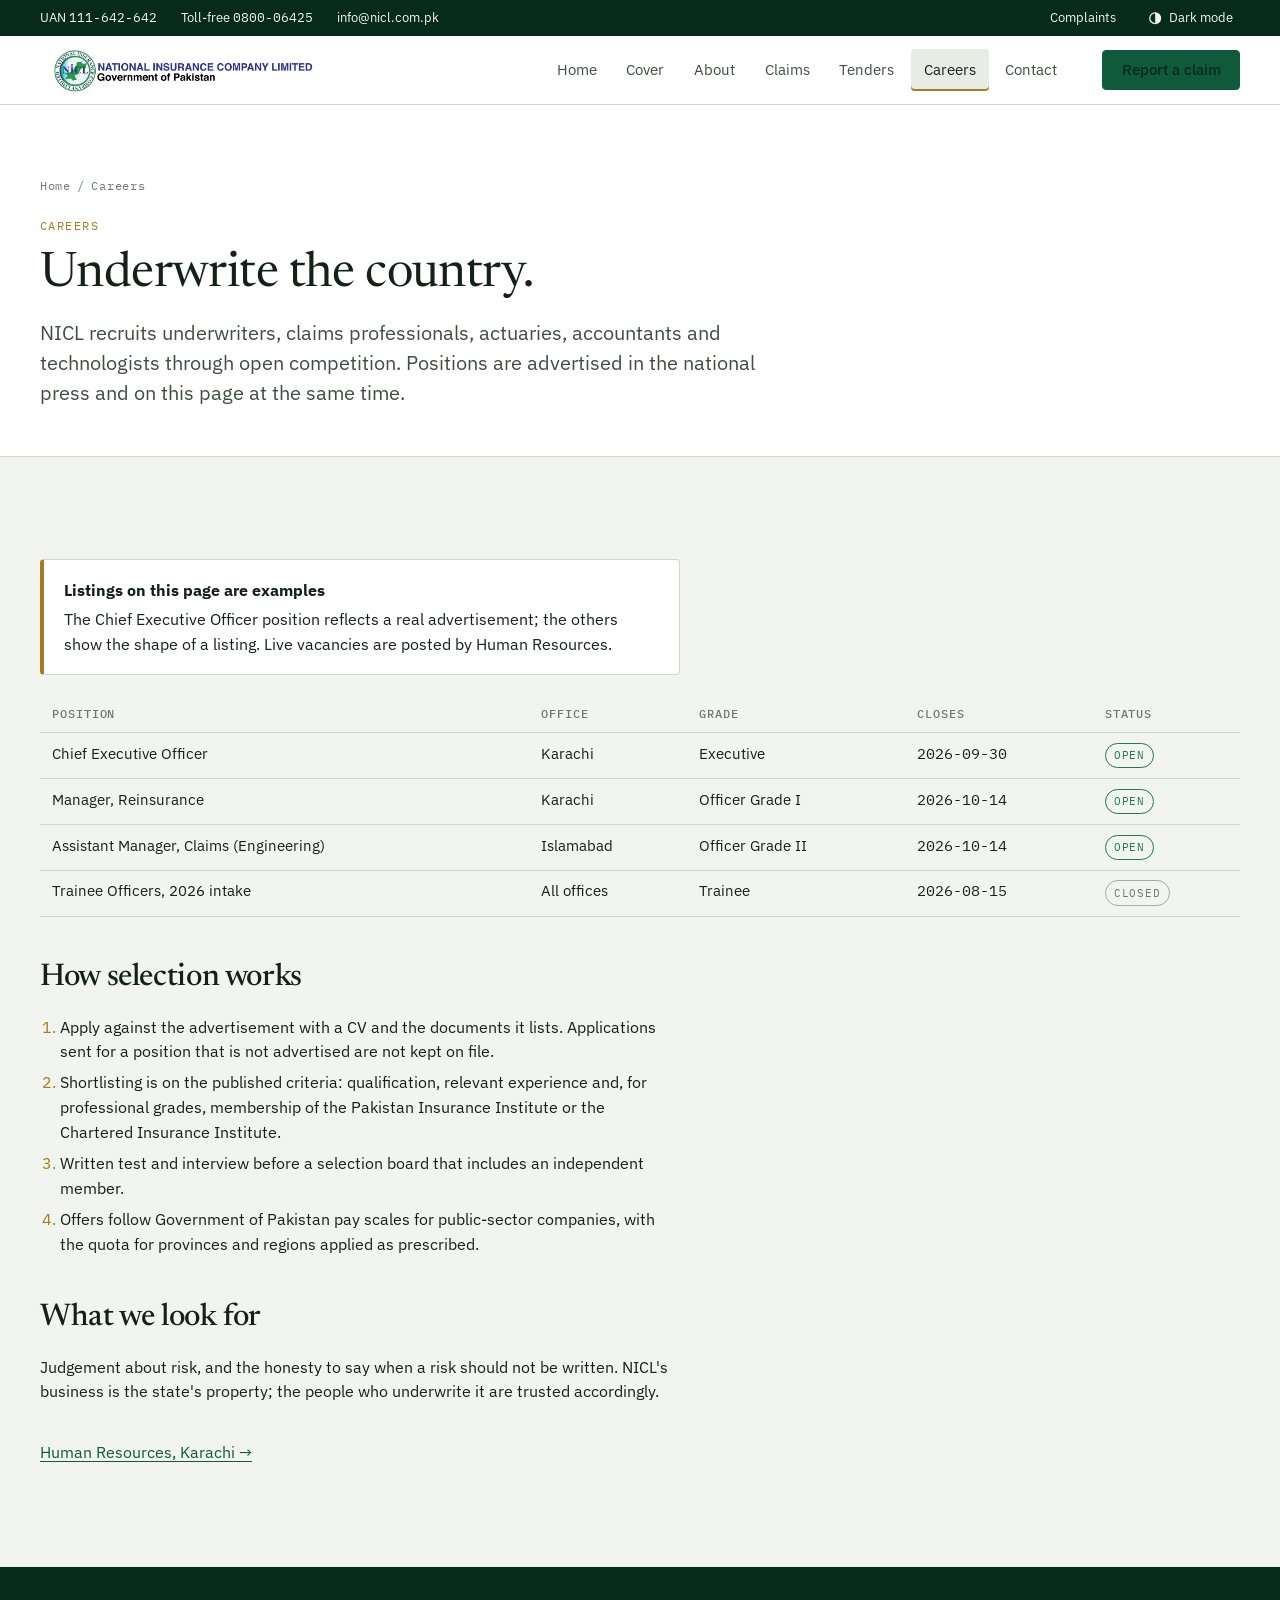
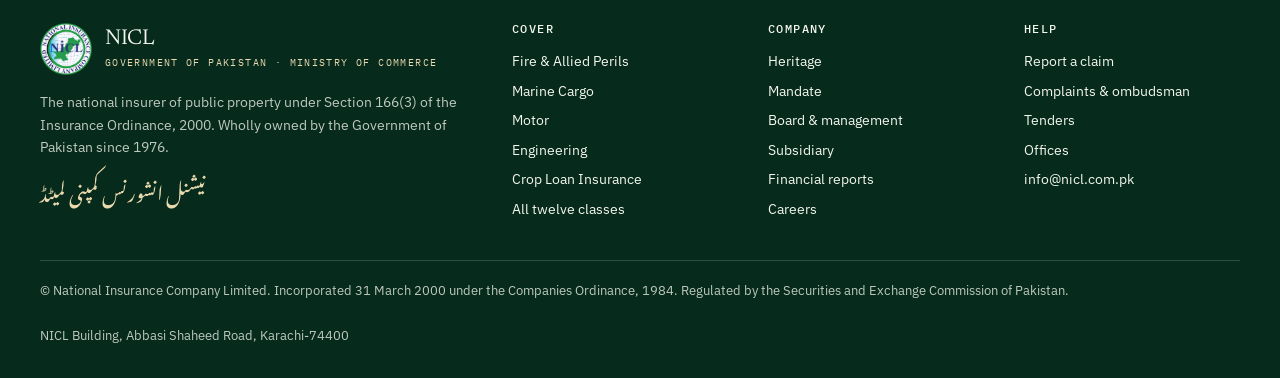
<file: careers.html>
<!doctype html>
<html lang="en">
<head>
<meta charset="utf-8">
<meta name="viewport" content="width=device-width, initial-scale=1, viewport-fit=cover">
<title>Careers · NICL</title>
<meta name="description" content="Open positions at National Insurance Company Limited and how the selection process works.">
<meta name="theme-color" content="#0a3f29">
<link rel="icon" href="/assets/logo-emblem.png" type="image/png">
<link rel="apple-touch-icon" href="/assets/logo-emblem.png">
<link rel="canonical" href="https://nicl-website.vercel.app/careers">
<meta property="og:type" content="website">
<meta property="og:site_name" content="NICL · National Insurance Company Limited">
<meta property="og:title" content="Careers · NICL">
<meta property="og:description" content="Open positions at National Insurance Company Limited and how the selection process works.">
<meta property="og:url" content="https://nicl-website.vercel.app/careers">
<meta property="og:image" content="https://nicl-website.vercel.app/assets/og.png">
<meta property="og:image:width" content="1200">
<meta property="og:image:height" content="630">
<meta name="twitter:card" content="summary_large_image">
<link rel="preconnect" href="https://fonts.googleapis.com"><link rel="preconnect" href="https://fonts.gstatic.com" crossorigin><link rel="stylesheet" href="https://fonts.googleapis.com/css2?family=Newsreader:ital,opsz,wght@0,6..72,400;0,6..72,500;1,6..72,400&family=IBM+Plex+Sans:wght@400;500;600&family=IBM+Plex+Mono:wght@400;500&family=Noto+Nastaliq+Urdu:wght@400&display=swap">
<link rel="stylesheet" href="/assets/site.css">
</head>
<body>
<a class="skip" href="#main">Skip to content</a>
<div class="topbar"><div class="wrap">
  <span>UAN <a class="num" href="#contact-numbers">111-642-642</a></span>
  <span>Toll-free <a class="num" href="#contact-numbers">0800-06425</a></span>
  <a href="mailto:info@nicl.com.pk">info@nicl.com.pk</a>
  <span class="spacer"></span>
  <a href="/complaints">Complaints</a>
  <button class="theme-btn" type="button" data-theme-toggle aria-pressed="false"><svg viewBox="0 0 16 16" aria-hidden="true"><circle cx="8" cy="8" r="6" fill="none" stroke="currentColor" stroke-width="1.4"/><path d="M8 2a6 6 0 0 1 0 12Z" fill="currentColor"/></svg><span>Dark mode</span></button>
</div></div>
<header class="header"><div class="wrap">
  <a class="brand" href="/" aria-label="NICL home"><img class="brand-lockup" src="/assets/logo-nicl.png" alt="NICL — National Insurance Company Limited, Government of Pakistan" width="3682" height="671" decoding="async" fetchpriority="high"><span class="brand-compact"><img class="brand-emblem" src="/assets/logo-emblem.png" alt="" width="578" height="578" decoding="async"><span><span class="brand-name">NICL</span><span class="brand-sub">National Insurance Company Limited</span></span></span></a>
  <button class="menu-btn" type="button" aria-expanded="false" aria-controls="site-nav">Menu</button>
  <nav class="nav" id="site-nav" aria-label="Primary"><ul><li><a href="/">Home</a></li><li><a href="/cover">Cover</a></li><li><a href="/about">About</a></li><li><a href="/claims">Claims</a></li><li><a href="/tenders">Tenders</a></li><li><a href="/careers" aria-current="page">Careers</a></li><li><a href="/contact">Contact</a></li></ul></nav>
  <a class="btn btn--primary cta" href="/claims">Report a claim</a>
</div></header>
<main id="main">

<div class="page-head"><div class="wrap">
  <p class="crumbs"><a href="/">Home</a><span>/</span>Careers</p>
  <p class="eyebrow">Careers</p>
  <h1>Underwrite the country.</h1>
  <p class="lede">NICL recruits underwriters, claims professionals, actuaries, accountants and technologists through open competition. Positions are advertised in the national press and on this page at the same time.</p>
</div></div>
<section class="section">
  <div class="wrap prose">
    <div class="callout"><strong>Listings on this page are examples</strong>The Chief Executive Officer position reflects a real advertisement; the others show the shape of a listing. Live vacancies are posted by Human Resources.</div>
    <div class="table-scroll"><table>
      <thead><tr><th scope="col">Position</th><th scope="col">Office</th><th scope="col">Grade</th><th scope="col">Closes</th><th scope="col">Status</th></tr></thead>
      <tbody>
        <tr><td>Chief Executive Officer</td><td>Karachi</td><td>Executive</td><td class="num">2026-09-30</td><td><span class="pill pill--open">Open</span></td></tr>
        <tr><td>Manager, Reinsurance</td><td>Karachi</td><td>Officer Grade I</td><td class="num">2026-10-14</td><td><span class="pill pill--open">Open</span></td></tr>
        <tr><td>Assistant Manager, Claims (Engineering)</td><td>Islamabad</td><td>Officer Grade II</td><td class="num">2026-10-14</td><td><span class="pill pill--open">Open</span></td></tr>
        <tr><td>Trainee Officers, 2026 intake</td><td>All offices</td><td>Trainee</td><td class="num">2026-08-15</td><td><span class="pill pill--closed">Closed</span></td></tr>
      </tbody>
    </table></div>
    <h2>How selection works</h2>
    <ol>
      <li>Apply against the advertisement with a CV and the documents it lists. Applications sent for a position that is not advertised are not kept on file.</li>
      <li>Shortlisting is on the published criteria: qualification, relevant experience and, for professional grades, membership of the Pakistan Insurance Institute or the Chartered Insurance Institute.</li>
      <li>Written test and interview before a selection board that includes an independent member.</li>
      <li>Offers follow Government of Pakistan pay scales for public-sector companies, with the quota for provinces and regions applied as prescribed.</li>
    </ol>
    <h2>What we look for</h2>
    <p>Judgement about risk, and the honesty to say when a risk should not be written. NICL's business is the state's property; the people who underwrite it are trusted accordingly.</p>
    <p><a href="mailto:info@nicl.com.pk">Human Resources, Karachi →</a></p>
  </div>
</section>

</main>
<footer class="footer"><div class="wrap">
  <div class="footer-grid">
    <div>
      <a class="brand" href="/"><img class="brand-emblem" src="/assets/logo-emblem.png" alt="" width="578" height="578" loading="lazy" decoding="async"><span><span class="brand-name">NICL</span><span class="brand-sub">Government of Pakistan · Ministry of Commerce</span></span></a>
      <p>The national insurer of public property under Section 166(3) of the Insurance Ordinance, 2000. Wholly owned by the Government of Pakistan since 1976.</p>
      <p class="urdu" lang="ur">نیشنل انشورنس کمپنی لمیٹڈ</p>
    </div>
    <div><h4>Cover</h4><ul>
      <li><a href="/cover#fire">Fire &amp; Allied Perils</a></li>
      <li><a href="/cover#marine-cargo">Marine Cargo</a></li>
      <li><a href="/cover#motor">Motor</a></li>
      <li><a href="/cover#engineering">Engineering</a></li>
      <li><a href="/cover#crop">Crop Loan Insurance</a></li>
      <li><a href="/cover">All twelve classes</a></li>
    </ul></div>
    <div><h4>Company</h4><ul>
      <li><a href="/about#heritage">Heritage</a></li>
      <li><a href="/about#mandate">Mandate</a></li>
      <li><a href="/about#leadership">Board &amp; management</a></li>
      <li><a href="/about#subsidiary">Subsidiary</a></li>
      <li><a href="/about#reports">Financial reports</a></li>
      <li><a href="/careers">Careers</a></li>
    </ul></div>
    <div><h4>Help</h4><ul>
      <li><a href="/claims">Report a claim</a></li>
      <li><a href="/complaints">Complaints &amp; ombudsman</a></li>
      <li><a href="/tenders">Tenders</a></li>
      <li><a href="/contact">Offices</a></li>
      <li><a href="mailto:info@nicl.com.pk">info@nicl.com.pk</a></li>
    </ul></div>
  </div>
  <div class="footer-legal">
    <p>© National Insurance Company Limited. Incorporated 31 March 2000 under the Companies Ordinance, 1984. Regulated by the Securities and Exchange Commission of Pakistan.</p>
    <p>NICL Building, Abbasi Shaheed Road, Karachi-74400</p>
  </div>
</div></footer>
<script src="/assets/site.js" defer></script>
</body>
</html>
</file>
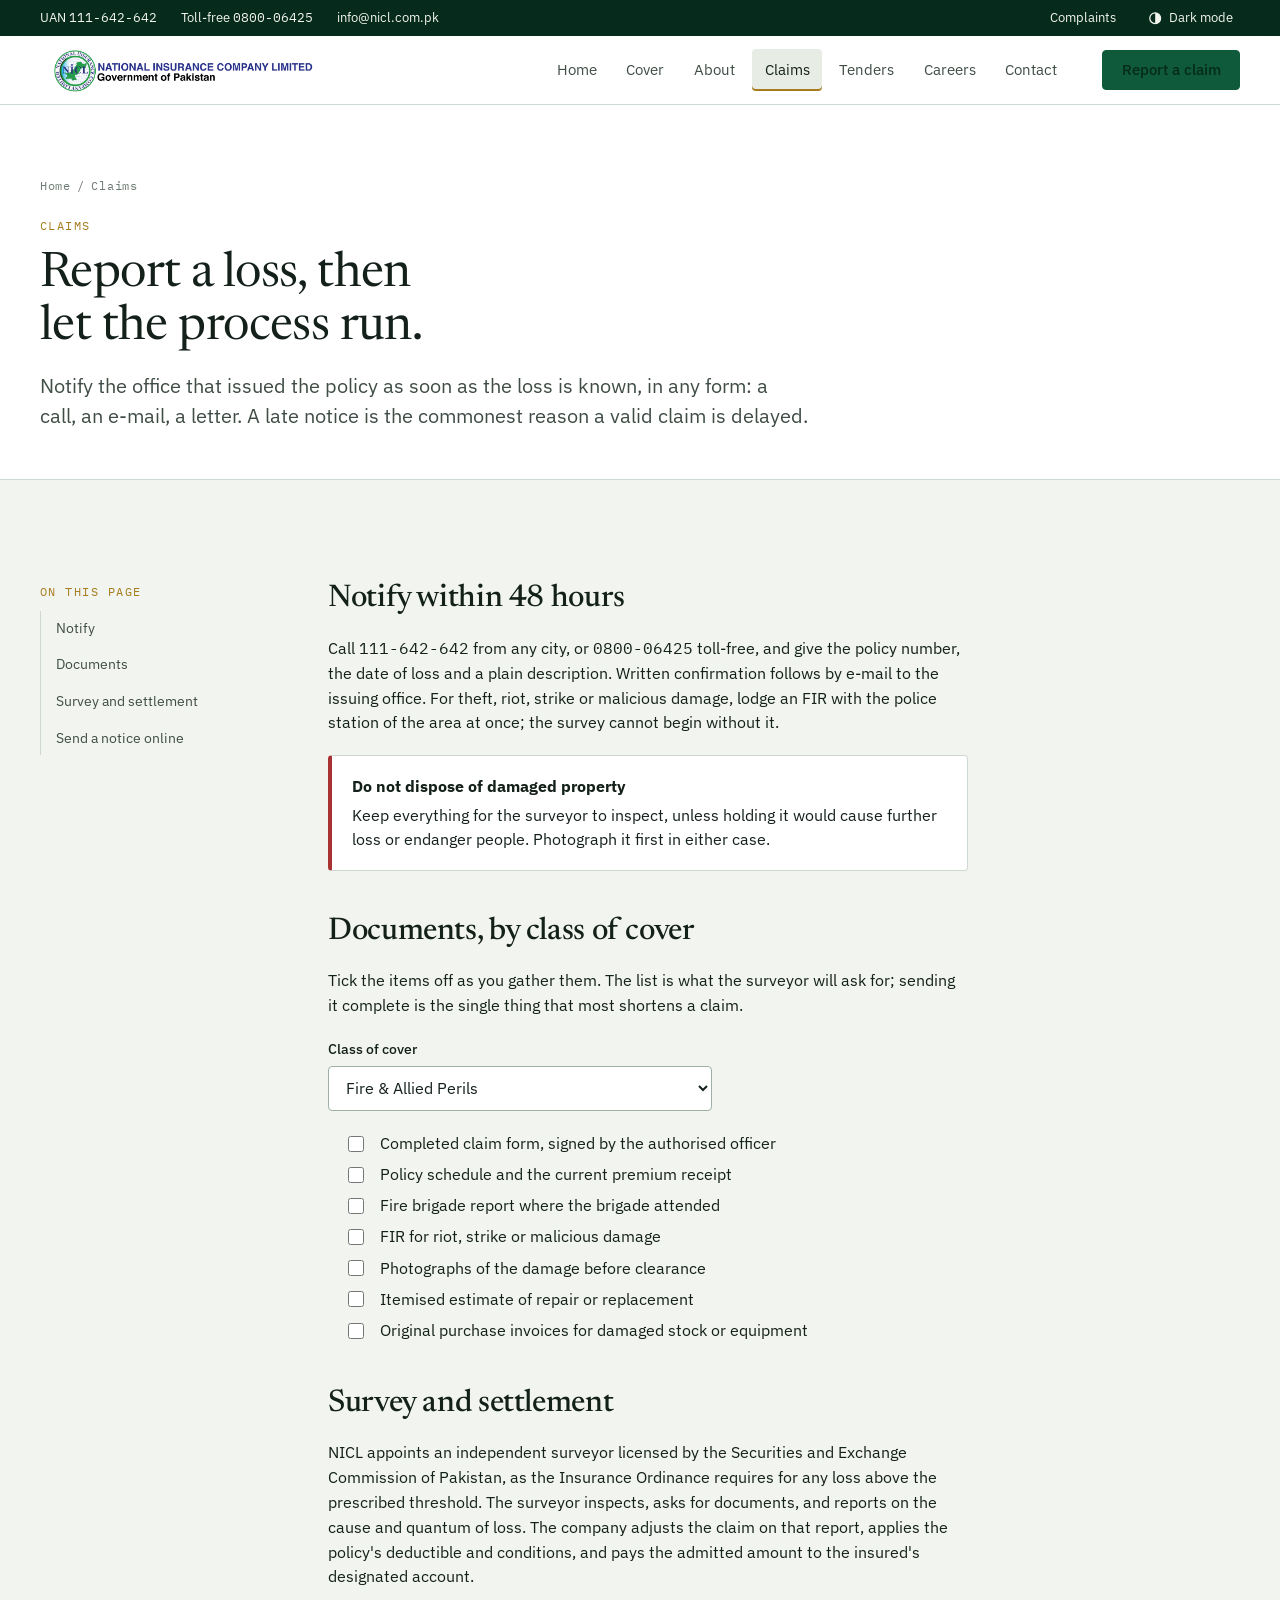
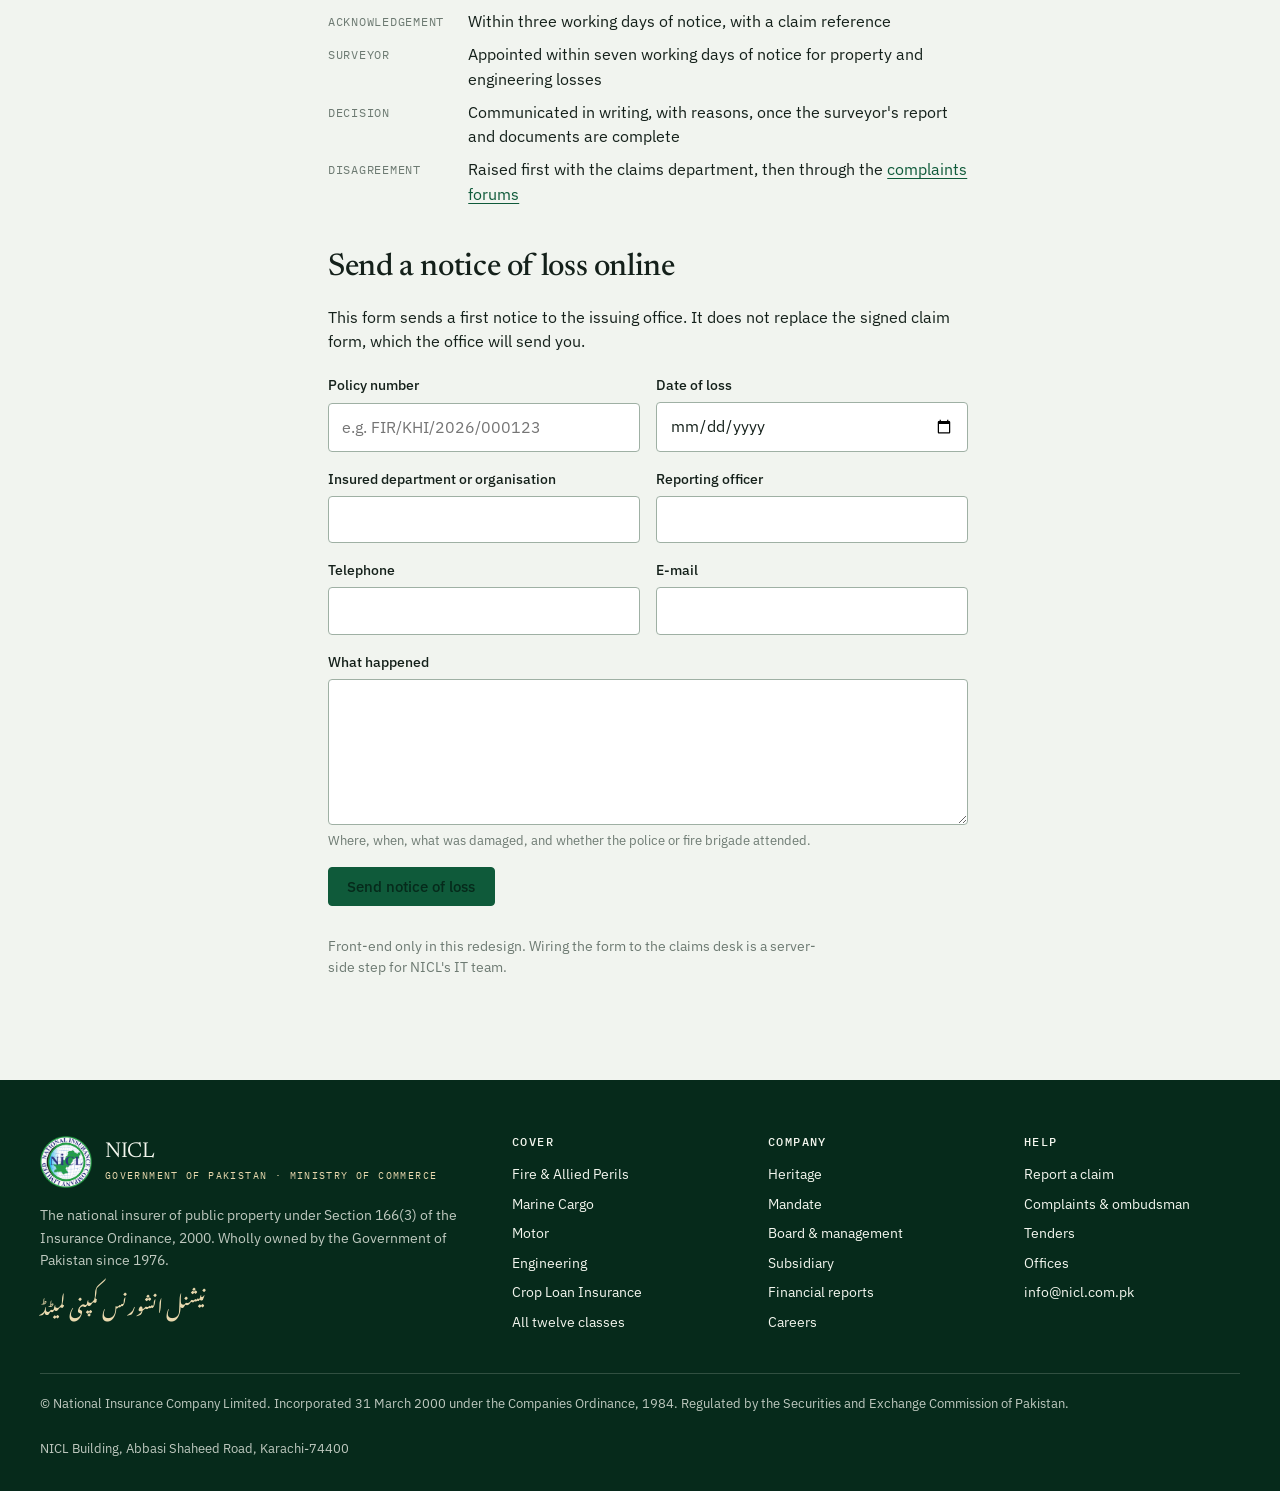
<file: claims.html>
<!doctype html>
<html lang="en">
<head>
<meta charset="utf-8">
<meta name="viewport" content="width=device-width, initial-scale=1, viewport-fit=cover">
<title>Report a claim · NICL</title>
<meta name="description" content="How to notify NICL of a loss, the documents each class of cover needs, and how the independent survey and settlement work.">
<meta name="theme-color" content="#0a3f29">
<link rel="icon" href="/assets/logo-emblem.png" type="image/png">
<link rel="apple-touch-icon" href="/assets/logo-emblem.png">
<link rel="canonical" href="https://nicl-website.vercel.app/claims">
<meta property="og:type" content="website">
<meta property="og:site_name" content="NICL · National Insurance Company Limited">
<meta property="og:title" content="Report a claim · NICL">
<meta property="og:description" content="How to notify NICL of a loss, the documents each class of cover needs, and how the independent survey and settlement work.">
<meta property="og:url" content="https://nicl-website.vercel.app/claims">
<meta property="og:image" content="https://nicl-website.vercel.app/assets/og.png">
<meta property="og:image:width" content="1200">
<meta property="og:image:height" content="630">
<meta name="twitter:card" content="summary_large_image">
<link rel="preconnect" href="https://fonts.googleapis.com"><link rel="preconnect" href="https://fonts.gstatic.com" crossorigin><link rel="stylesheet" href="https://fonts.googleapis.com/css2?family=Newsreader:ital,opsz,wght@0,6..72,400;0,6..72,500;1,6..72,400&family=IBM+Plex+Sans:wght@400;500;600&family=IBM+Plex+Mono:wght@400;500&family=Noto+Nastaliq+Urdu:wght@400&display=swap">
<link rel="stylesheet" href="/assets/site.css">
</head>
<body>
<a class="skip" href="#main">Skip to content</a>
<div class="topbar"><div class="wrap">
  <span>UAN <a class="num" href="#contact-numbers">111-642-642</a></span>
  <span>Toll-free <a class="num" href="#contact-numbers">0800-06425</a></span>
  <a href="mailto:info@nicl.com.pk">info@nicl.com.pk</a>
  <span class="spacer"></span>
  <a href="/complaints">Complaints</a>
  <button class="theme-btn" type="button" data-theme-toggle aria-pressed="false"><svg viewBox="0 0 16 16" aria-hidden="true"><circle cx="8" cy="8" r="6" fill="none" stroke="currentColor" stroke-width="1.4"/><path d="M8 2a6 6 0 0 1 0 12Z" fill="currentColor"/></svg><span>Dark mode</span></button>
</div></div>
<header class="header"><div class="wrap">
  <a class="brand" href="/" aria-label="NICL home"><img class="brand-lockup" src="/assets/logo-nicl.png" alt="NICL — National Insurance Company Limited, Government of Pakistan" width="3682" height="671" decoding="async" fetchpriority="high"><span class="brand-compact"><img class="brand-emblem" src="/assets/logo-emblem.png" alt="" width="578" height="578" decoding="async"><span><span class="brand-name">NICL</span><span class="brand-sub">National Insurance Company Limited</span></span></span></a>
  <button class="menu-btn" type="button" aria-expanded="false" aria-controls="site-nav">Menu</button>
  <nav class="nav" id="site-nav" aria-label="Primary"><ul><li><a href="/">Home</a></li><li><a href="/cover">Cover</a></li><li><a href="/about">About</a></li><li><a href="/claims" aria-current="page">Claims</a></li><li><a href="/tenders">Tenders</a></li><li><a href="/careers">Careers</a></li><li><a href="/contact">Contact</a></li></ul></nav>
  <a class="btn btn--primary cta" href="/claims">Report a claim</a>
</div></header>
<main id="main">

<div class="page-head"><div class="wrap">
  <p class="crumbs"><a href="/">Home</a><span>/</span>Claims</p>
  <p class="eyebrow">Claims</p>
  <h1>Report a loss, then let the process run.</h1>
  <p class="lede">Notify the office that issued the policy as soon as the loss is known, in any form: a call, an e-mail, a letter. A late notice is the commonest reason a valid claim is delayed.</p>
</div></div>
<section class="section">
  <div class="wrap layout">
    <nav class="toc" aria-label="On this page"><p class="eyebrow">On this page</p><ul>
      <li><a href="#notify">Notify</a></li>
      <li><a href="#documents">Documents</a></li>
      <li><a href="#survey">Survey and settlement</a></li>
      <li><a href="#form">Send a notice online</a></li>
    </ul></nav>
    <div class="prose">
      <h2 id="notify">Notify within 48 hours</h2>
      <p>Call <span class="num">111-642-642</span> from any city, or <span class="num">0800-06425</span> toll-free, and give the policy number, the date of loss and a plain description. Written confirmation follows by e-mail to the issuing office. For theft, riot, strike or malicious damage, lodge an FIR with the police station of the area at once; the survey cannot begin without it.</p>
      <div class="callout callout--critical"><strong>Do not dispose of damaged property</strong>Keep everything for the surveyor to inspect, unless holding it would cause further loss or endanger people. Photograph it first in either case.</div>

      <h2 id="documents">Documents, by class of cover</h2>
      <p>Tick the items off as you gather them. The list is what the surveyor will ask for; sending it complete is the single thing that most shortens a claim.</p>
      <div class="field" style="max-width:24rem"><label for="claim-class">Class of cover</label>
        <select id="claim-class">
          <option value="fire">Fire &amp; Allied Perils</option>
          <option value="marine-cargo">Marine Cargo</option>
          <option value="motor">Motor</option>
          <option value="engineering">Engineering</option>
          <option value="crop">Crop Loan Insurance</option>
          <option value="other">Any other class</option>
        </select>
      </div>
      <ul class="checklist" data-claim-docs="fire" hidden><li><input type="checkbox" id="doc-fire-0"><label for="doc-fire-0">Completed claim form, signed by the authorised officer</label></li><li><input type="checkbox" id="doc-fire-1"><label for="doc-fire-1">Policy schedule and the current premium receipt</label></li><li><input type="checkbox" id="doc-fire-2"><label for="doc-fire-2">Fire brigade report where the brigade attended</label></li><li><input type="checkbox" id="doc-fire-3"><label for="doc-fire-3">FIR for riot, strike or malicious damage</label></li><li><input type="checkbox" id="doc-fire-4"><label for="doc-fire-4">Photographs of the damage before clearance</label></li><li><input type="checkbox" id="doc-fire-5"><label for="doc-fire-5">Itemised estimate of repair or replacement</label></li><li><input type="checkbox" id="doc-fire-6"><label for="doc-fire-6">Original purchase invoices for damaged stock or equipment</label></li></ul>
<ul class="checklist" data-claim-docs="marine-cargo" hidden><li><input type="checkbox" id="doc-marine-cargo-0"><label for="doc-marine-cargo-0">Claim form</label></li><li><input type="checkbox" id="doc-marine-cargo-1"><label for="doc-marine-cargo-1">Original policy or certificate of insurance</label></li><li><input type="checkbox" id="doc-marine-cargo-2"><label for="doc-marine-cargo-2">Bill of lading or air waybill</label></li><li><input type="checkbox" id="doc-marine-cargo-3"><label for="doc-marine-cargo-3">Commercial invoice and packing list</label></li><li><input type="checkbox" id="doc-marine-cargo-4"><label for="doc-marine-cargo-4">Survey report from the port or destination</label></li><li><input type="checkbox" id="doc-marine-cargo-5"><label for="doc-marine-cargo-5">Short-landing or damage certificate from the carrier</label></li><li><input type="checkbox" id="doc-marine-cargo-6"><label for="doc-marine-cargo-6">Copy of the notice of claim lodged on the carrier within the time limit</label></li></ul>
<ul class="checklist" data-claim-docs="motor" hidden><li><input type="checkbox" id="doc-motor-0"><label for="doc-motor-0">Claim form signed by the officer in charge of the vehicle</label></li><li><input type="checkbox" id="doc-motor-1"><label for="doc-motor-1">Copy of the registration book and driver's licence</label></li><li><input type="checkbox" id="doc-motor-2"><label for="doc-motor-2">FIR for theft, accident involving a third party, or malicious damage</label></li><li><input type="checkbox" id="doc-motor-3"><label for="doc-motor-3">Photographs of the vehicle at the scene where possible</label></li><li><input type="checkbox" id="doc-motor-4"><label for="doc-motor-4">Repair estimate from an authorised workshop</label></li><li><input type="checkbox" id="doc-motor-5"><label for="doc-motor-5">Police report for total loss or theft; non-traceable certificate after the statutory period</label></li></ul>
<ul class="checklist" data-claim-docs="engineering" hidden><li><input type="checkbox" id="doc-engineering-0"><label for="doc-engineering-0">Claim form</label></li><li><input type="checkbox" id="doc-engineering-1"><label for="doc-engineering-1">Policy, endorsements and the project schedule</label></li><li><input type="checkbox" id="doc-engineering-2"><label for="doc-engineering-2">Site incident report and photographs</label></li><li><input type="checkbox" id="doc-engineering-3"><label for="doc-engineering-3">Contractor's or manufacturer's report on cause</label></li><li><input type="checkbox" id="doc-engineering-4"><label for="doc-engineering-4">Repair or replacement quotations</label></li><li><input type="checkbox" id="doc-engineering-5"><label for="doc-engineering-5">Maintenance logs for machinery breakdown claims</label></li></ul>
<ul class="checklist" data-claim-docs="crop" hidden><li><input type="checkbox" id="doc-crop-0"><label for="doc-crop-0">Claim intimation through the lending bank</label></li><li><input type="checkbox" id="doc-crop-1"><label for="doc-crop-1">Loan sanction letter and disbursement record</label></li><li><input type="checkbox" id="doc-crop-2"><label for="doc-crop-2">Revenue department or agriculture department calamity declaration for the area</label></li><li><input type="checkbox" id="doc-crop-3"><label for="doc-crop-3">Girdawari (crop record) for the season</label></li><li><input type="checkbox" id="doc-crop-4"><label for="doc-crop-4">Bank's certificate of outstanding loan</label></li></ul>
<ul class="checklist" data-claim-docs="other" hidden><li><input type="checkbox" id="doc-other-0"><label for="doc-other-0">Completed claim form for the class of cover</label></li><li><input type="checkbox" id="doc-other-1"><label for="doc-other-1">Policy schedule and premium receipt</label></li><li><input type="checkbox" id="doc-other-2"><label for="doc-other-2">Written account of the incident, dated and signed</label></li><li><input type="checkbox" id="doc-other-3"><label for="doc-other-3">FIR where a criminal act is involved</label></li><li><input type="checkbox" id="doc-other-4"><label for="doc-other-4">Medical, legal or expert reports as the class requires</label></li><li><input type="checkbox" id="doc-other-5"><label for="doc-other-5">Invoices, estimates or proof of value</label></li></ul>

      <h2 id="survey">Survey and settlement</h2>
      <p>NICL appoints an independent surveyor licensed by the Securities and Exchange Commission of Pakistan, as the Insurance Ordinance requires for any loss above the prescribed threshold. The surveyor inspects, asks for documents, and reports on the cause and quantum of loss. The company adjusts the claim on that report, applies the policy's deductible and conditions, and pays the admitted amount to the insured's designated account.</p>
      <dl>
        <dt>Acknowledgement</dt><dd>Within three working days of notice, with a claim reference</dd>
        <dt>Surveyor</dt><dd>Appointed within seven working days of notice for property and engineering losses</dd>
        <dt>Decision</dt><dd>Communicated in writing, with reasons, once the surveyor's report and documents are complete</dd>
        <dt>Disagreement</dt><dd>Raised first with the claims department, then through the <a href="/complaints">complaints forums</a></dd>
      </dl>

      <h2 id="form">Send a notice of loss online</h2>
      <p>This form sends a first notice to the issuing office. It does not replace the signed claim form, which the office will send you.</p>
      <form class="form" data-demo novalidate>
        <div class="field-row">
          <div class="field"><label for="c-policy">Policy number</label><input id="c-policy" name="policy" inputmode="text" autocomplete="off" placeholder="e.g. FIR/KHI/2026/000123"></div>
          <div class="field"><label for="c-date">Date of loss</label><input id="c-date" name="date" type="date"></div>
        </div>
        <div class="field-row">
          <div class="field"><label for="c-org">Insured department or organisation</label><input id="c-org" name="org" autocomplete="organization"></div>
          <div class="field"><label for="c-officer">Reporting officer</label><input id="c-officer" name="officer" autocomplete="name"></div>
        </div>
        <div class="field-row">
          <div class="field"><label for="c-phone">Telephone</label><input id="c-phone" name="phone" type="tel" autocomplete="tel"></div>
          <div class="field"><label for="c-email">E-mail</label><input id="c-email" name="email" type="email" autocomplete="email"></div>
        </div>
        <div class="field"><label for="c-desc">What happened</label><textarea id="c-desc" name="description" rows="5"></textarea><span class="hint">Where, when, what was damaged, and whether the police or fire brigade attended.</span></div>
        <div><button class="btn btn--primary" type="submit">Send notice of loss</button></div>
        <p class="callout callout--green" data-form-result hidden tabindex="-1"><strong>Notice received</strong>The issuing office will acknowledge with a claim reference within three working days. Keep the damaged property for the surveyor.</p>
        <p class="form-note">Front-end only in this redesign. Wiring the form to the claims desk is a server-side step for NICL's IT team.</p>
      </form>
    </div>
  </div>
</section>

</main>
<footer class="footer"><div class="wrap">
  <div class="footer-grid">
    <div>
      <a class="brand" href="/"><img class="brand-emblem" src="/assets/logo-emblem.png" alt="" width="578" height="578" loading="lazy" decoding="async"><span><span class="brand-name">NICL</span><span class="brand-sub">Government of Pakistan · Ministry of Commerce</span></span></a>
      <p>The national insurer of public property under Section 166(3) of the Insurance Ordinance, 2000. Wholly owned by the Government of Pakistan since 1976.</p>
      <p class="urdu" lang="ur">نیشنل انشورنس کمپنی لمیٹڈ</p>
    </div>
    <div><h4>Cover</h4><ul>
      <li><a href="/cover#fire">Fire &amp; Allied Perils</a></li>
      <li><a href="/cover#marine-cargo">Marine Cargo</a></li>
      <li><a href="/cover#motor">Motor</a></li>
      <li><a href="/cover#engineering">Engineering</a></li>
      <li><a href="/cover#crop">Crop Loan Insurance</a></li>
      <li><a href="/cover">All twelve classes</a></li>
    </ul></div>
    <div><h4>Company</h4><ul>
      <li><a href="/about#heritage">Heritage</a></li>
      <li><a href="/about#mandate">Mandate</a></li>
      <li><a href="/about#leadership">Board &amp; management</a></li>
      <li><a href="/about#subsidiary">Subsidiary</a></li>
      <li><a href="/about#reports">Financial reports</a></li>
      <li><a href="/careers">Careers</a></li>
    </ul></div>
    <div><h4>Help</h4><ul>
      <li><a href="/claims">Report a claim</a></li>
      <li><a href="/complaints">Complaints &amp; ombudsman</a></li>
      <li><a href="/tenders">Tenders</a></li>
      <li><a href="/contact">Offices</a></li>
      <li><a href="mailto:info@nicl.com.pk">info@nicl.com.pk</a></li>
    </ul></div>
  </div>
  <div class="footer-legal">
    <p>© National Insurance Company Limited. Incorporated 31 March 2000 under the Companies Ordinance, 1984. Regulated by the Securities and Exchange Commission of Pakistan.</p>
    <p>NICL Building, Abbasi Shaheed Road, Karachi-74400</p>
  </div>
</div></footer>
<script src="/assets/site.js" defer></script>
</body>
</html>
</file>
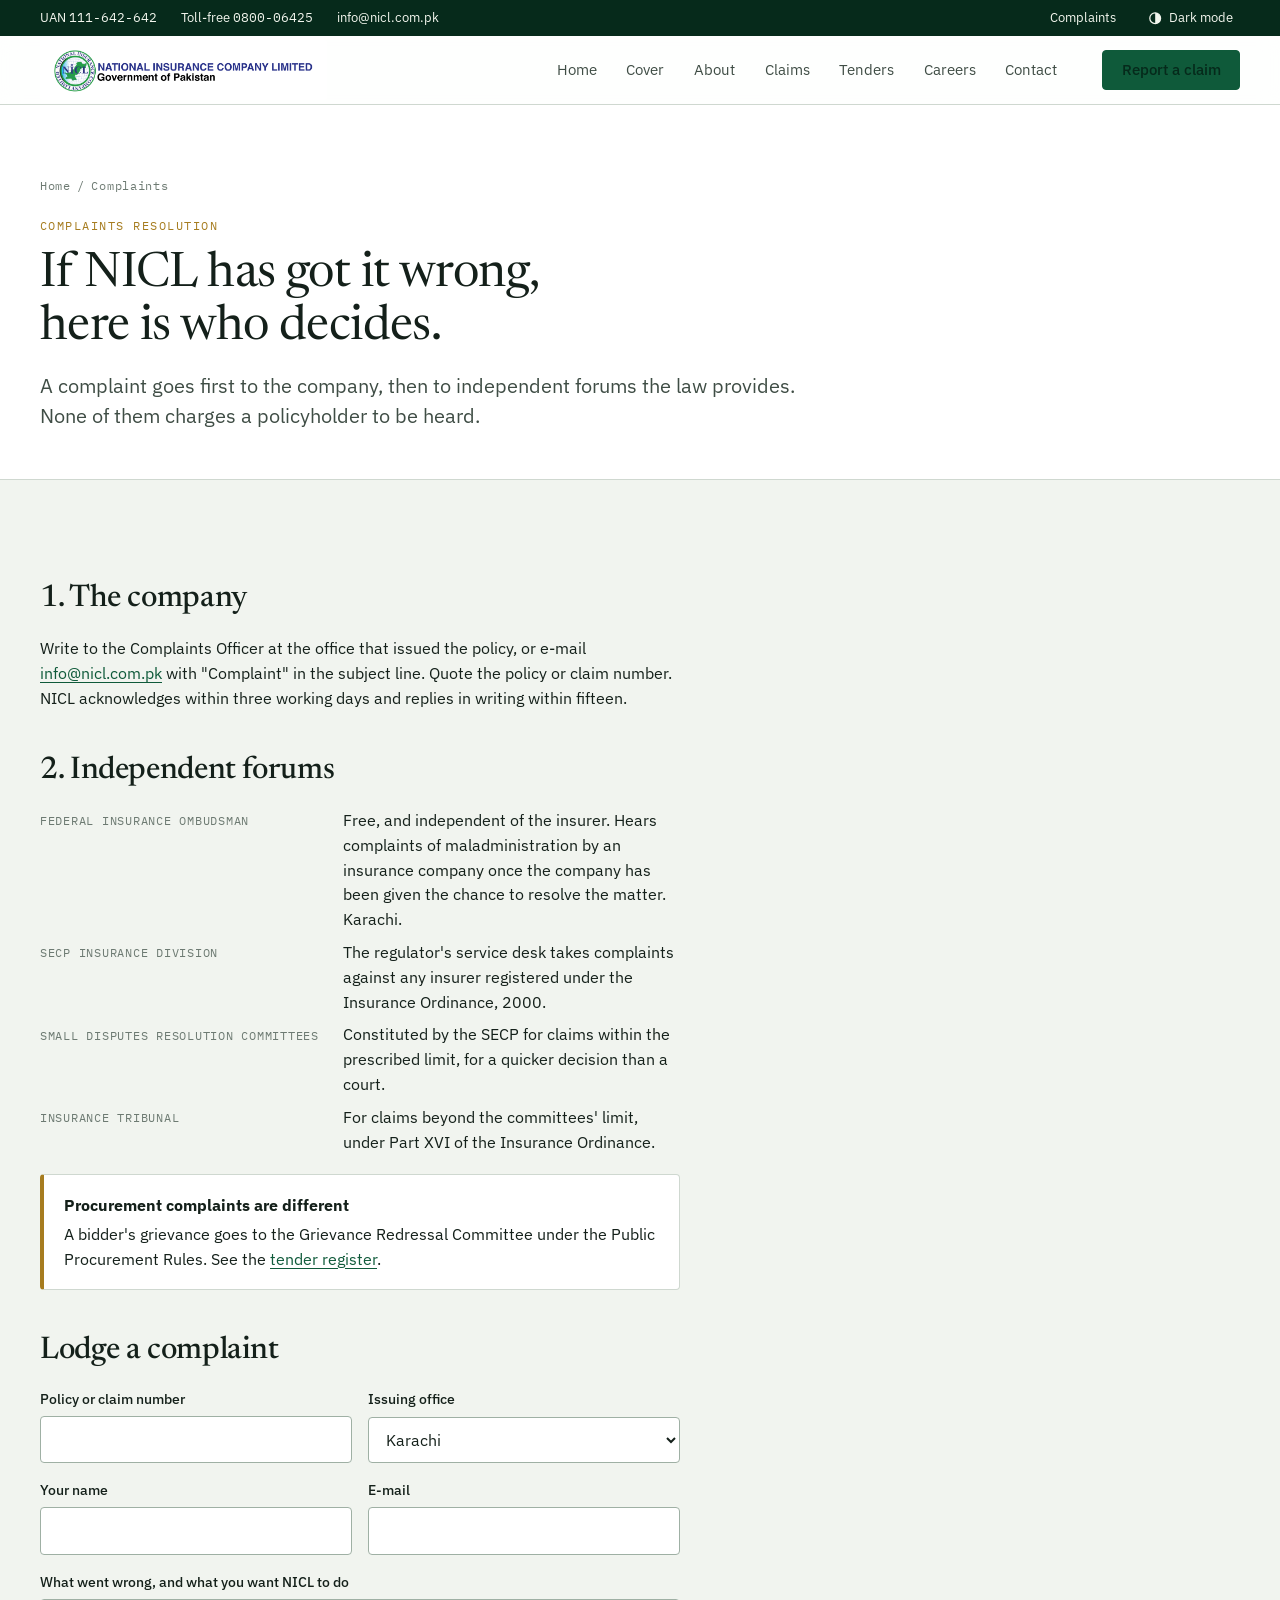
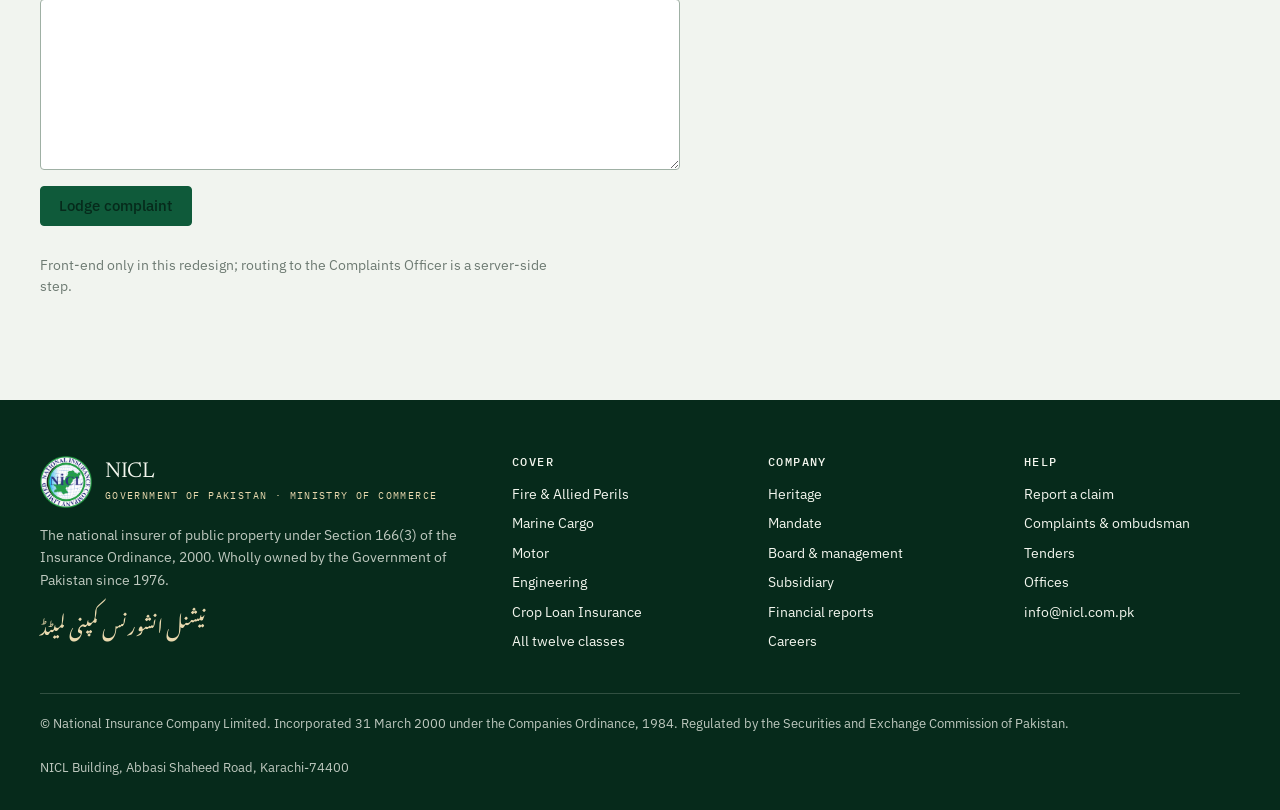
<file: complaints.html>
<!doctype html>
<html lang="en">
<head>
<meta charset="utf-8">
<meta name="viewport" content="width=device-width, initial-scale=1, viewport-fit=cover">
<title>Complaints · NICL</title>
<meta name="description" content="How to complain to NICL, and the independent forums a policyholder can go to: the Federal Insurance Ombudsman, the SECP and the Insurance Tribunal.">
<meta name="theme-color" content="#0a3f29">
<link rel="icon" href="/assets/logo-emblem.png" type="image/png">
<link rel="apple-touch-icon" href="/assets/logo-emblem.png">
<link rel="canonical" href="https://nicl-website.vercel.app/complaints">
<meta property="og:type" content="website">
<meta property="og:site_name" content="NICL · National Insurance Company Limited">
<meta property="og:title" content="Complaints · NICL">
<meta property="og:description" content="How to complain to NICL, and the independent forums a policyholder can go to: the Federal Insurance Ombudsman, the SECP and the Insurance Tribunal.">
<meta property="og:url" content="https://nicl-website.vercel.app/complaints">
<meta property="og:image" content="https://nicl-website.vercel.app/assets/og.png">
<meta property="og:image:width" content="1200">
<meta property="og:image:height" content="630">
<meta name="twitter:card" content="summary_large_image">
<link rel="preconnect" href="https://fonts.googleapis.com"><link rel="preconnect" href="https://fonts.gstatic.com" crossorigin><link rel="stylesheet" href="https://fonts.googleapis.com/css2?family=Newsreader:ital,opsz,wght@0,6..72,400;0,6..72,500;1,6..72,400&family=IBM+Plex+Sans:wght@400;500;600&family=IBM+Plex+Mono:wght@400;500&family=Noto+Nastaliq+Urdu:wght@400&display=swap">
<link rel="stylesheet" href="/assets/site.css">
</head>
<body>
<a class="skip" href="#main">Skip to content</a>
<div class="topbar"><div class="wrap">
  <span>UAN <a class="num" href="#contact-numbers">111-642-642</a></span>
  <span>Toll-free <a class="num" href="#contact-numbers">0800-06425</a></span>
  <a href="mailto:info@nicl.com.pk">info@nicl.com.pk</a>
  <span class="spacer"></span>
  <a href="/complaints">Complaints</a>
  <button class="theme-btn" type="button" data-theme-toggle aria-pressed="false"><svg viewBox="0 0 16 16" aria-hidden="true"><circle cx="8" cy="8" r="6" fill="none" stroke="currentColor" stroke-width="1.4"/><path d="M8 2a6 6 0 0 1 0 12Z" fill="currentColor"/></svg><span>Dark mode</span></button>
</div></div>
<header class="header"><div class="wrap">
  <a class="brand" href="/" aria-label="NICL home"><img class="brand-lockup" src="/assets/logo-nicl.png" alt="NICL — National Insurance Company Limited, Government of Pakistan" width="3682" height="671" decoding="async" fetchpriority="high"><span class="brand-compact"><img class="brand-emblem" src="/assets/logo-emblem.png" alt="" width="578" height="578" decoding="async"><span><span class="brand-name">NICL</span><span class="brand-sub">National Insurance Company Limited</span></span></span></a>
  <button class="menu-btn" type="button" aria-expanded="false" aria-controls="site-nav">Menu</button>
  <nav class="nav" id="site-nav" aria-label="Primary"><ul><li><a href="/">Home</a></li><li><a href="/cover">Cover</a></li><li><a href="/about">About</a></li><li><a href="/claims">Claims</a></li><li><a href="/tenders">Tenders</a></li><li><a href="/careers">Careers</a></li><li><a href="/contact">Contact</a></li></ul></nav>
  <a class="btn btn--primary cta" href="/claims">Report a claim</a>
</div></header>
<main id="main">

<div class="page-head"><div class="wrap">
  <p class="crumbs"><a href="/">Home</a><span>/</span>Complaints</p>
  <p class="eyebrow">Complaints resolution</p>
  <h1>If NICL has got it wrong, here is who decides.</h1>
  <p class="lede">A complaint goes first to the company, then to independent forums the law provides. None of them charges a policyholder to be heard.</p>
</div></div>
<section class="section">
  <div class="wrap prose">
    <h2>1. The company</h2>
    <p>Write to the Complaints Officer at the office that issued the policy, or e-mail <a href="mailto:info@nicl.com.pk">info@nicl.com.pk</a> with "Complaint" in the subject line. Quote the policy or claim number. NICL acknowledges within three working days and replies in writing within fifteen.</p>
    <h2>2. Independent forums</h2>
    <dl>
      <dt>Federal Insurance Ombudsman</dt><dd>Free, and independent of the insurer. Hears complaints of maladministration by an insurance company once the company has been given the chance to resolve the matter. Karachi.</dd>
      <dt>SECP Insurance Division</dt><dd>The regulator's service desk takes complaints against any insurer registered under the Insurance Ordinance, 2000.</dd>
      <dt>Small Disputes Resolution Committees</dt><dd>Constituted by the SECP for claims within the prescribed limit, for a quicker decision than a court.</dd>
      <dt>Insurance Tribunal</dt><dd>For claims beyond the committees' limit, under Part XVI of the Insurance Ordinance.</dd>
    </dl>
    <div class="callout"><strong>Procurement complaints are different</strong>A bidder's grievance goes to the Grievance Redressal Committee under the Public Procurement Rules. See the <a href="/tenders">tender register</a>.</div>
    <h2>Lodge a complaint</h2>
    <form class="form" data-demo novalidate>
      <div class="field-row">
        <div class="field"><label for="k-ref">Policy or claim number</label><input id="k-ref" name="ref"></div>
        <div class="field"><label for="k-office">Issuing office</label><select id="k-office" name="office"><option>Karachi</option><option>Lahore</option><option>Islamabad</option></select></div>
      </div>
      <div class="field-row">
        <div class="field"><label for="k-name">Your name</label><input id="k-name" name="name" autocomplete="name"></div>
        <div class="field"><label for="k-email">E-mail</label><input id="k-email" name="email" type="email" autocomplete="email"></div>
      </div>
      <div class="field"><label for="k-msg">What went wrong, and what you want NICL to do</label><textarea id="k-msg" name="message" rows="6"></textarea></div>
      <div><button class="btn btn--primary" type="submit">Lodge complaint</button></div>
      <p class="callout callout--green" data-form-result hidden tabindex="-1"><strong>Complaint logged</strong>You will receive a reference by e-mail within three working days and a written reply within fifteen.</p>
      <p class="form-note">Front-end only in this redesign; routing to the Complaints Officer is a server-side step.</p>
    </form>
  </div>
</section>

</main>
<footer class="footer"><div class="wrap">
  <div class="footer-grid">
    <div>
      <a class="brand" href="/"><img class="brand-emblem" src="/assets/logo-emblem.png" alt="" width="578" height="578" loading="lazy" decoding="async"><span><span class="brand-name">NICL</span><span class="brand-sub">Government of Pakistan · Ministry of Commerce</span></span></a>
      <p>The national insurer of public property under Section 166(3) of the Insurance Ordinance, 2000. Wholly owned by the Government of Pakistan since 1976.</p>
      <p class="urdu" lang="ur">نیشنل انشورنس کمپنی لمیٹڈ</p>
    </div>
    <div><h4>Cover</h4><ul>
      <li><a href="/cover#fire">Fire &amp; Allied Perils</a></li>
      <li><a href="/cover#marine-cargo">Marine Cargo</a></li>
      <li><a href="/cover#motor">Motor</a></li>
      <li><a href="/cover#engineering">Engineering</a></li>
      <li><a href="/cover#crop">Crop Loan Insurance</a></li>
      <li><a href="/cover">All twelve classes</a></li>
    </ul></div>
    <div><h4>Company</h4><ul>
      <li><a href="/about#heritage">Heritage</a></li>
      <li><a href="/about#mandate">Mandate</a></li>
      <li><a href="/about#leadership">Board &amp; management</a></li>
      <li><a href="/about#subsidiary">Subsidiary</a></li>
      <li><a href="/about#reports">Financial reports</a></li>
      <li><a href="/careers">Careers</a></li>
    </ul></div>
    <div><h4>Help</h4><ul>
      <li><a href="/claims">Report a claim</a></li>
      <li><a href="/complaints">Complaints &amp; ombudsman</a></li>
      <li><a href="/tenders">Tenders</a></li>
      <li><a href="/contact">Offices</a></li>
      <li><a href="mailto:info@nicl.com.pk">info@nicl.com.pk</a></li>
    </ul></div>
  </div>
  <div class="footer-legal">
    <p>© National Insurance Company Limited. Incorporated 31 March 2000 under the Companies Ordinance, 1984. Regulated by the Securities and Exchange Commission of Pakistan.</p>
    <p>NICL Building, Abbasi Shaheed Road, Karachi-74400</p>
  </div>
</div></footer>
<script src="/assets/site.js" defer></script>
</body>
</html>
</file>
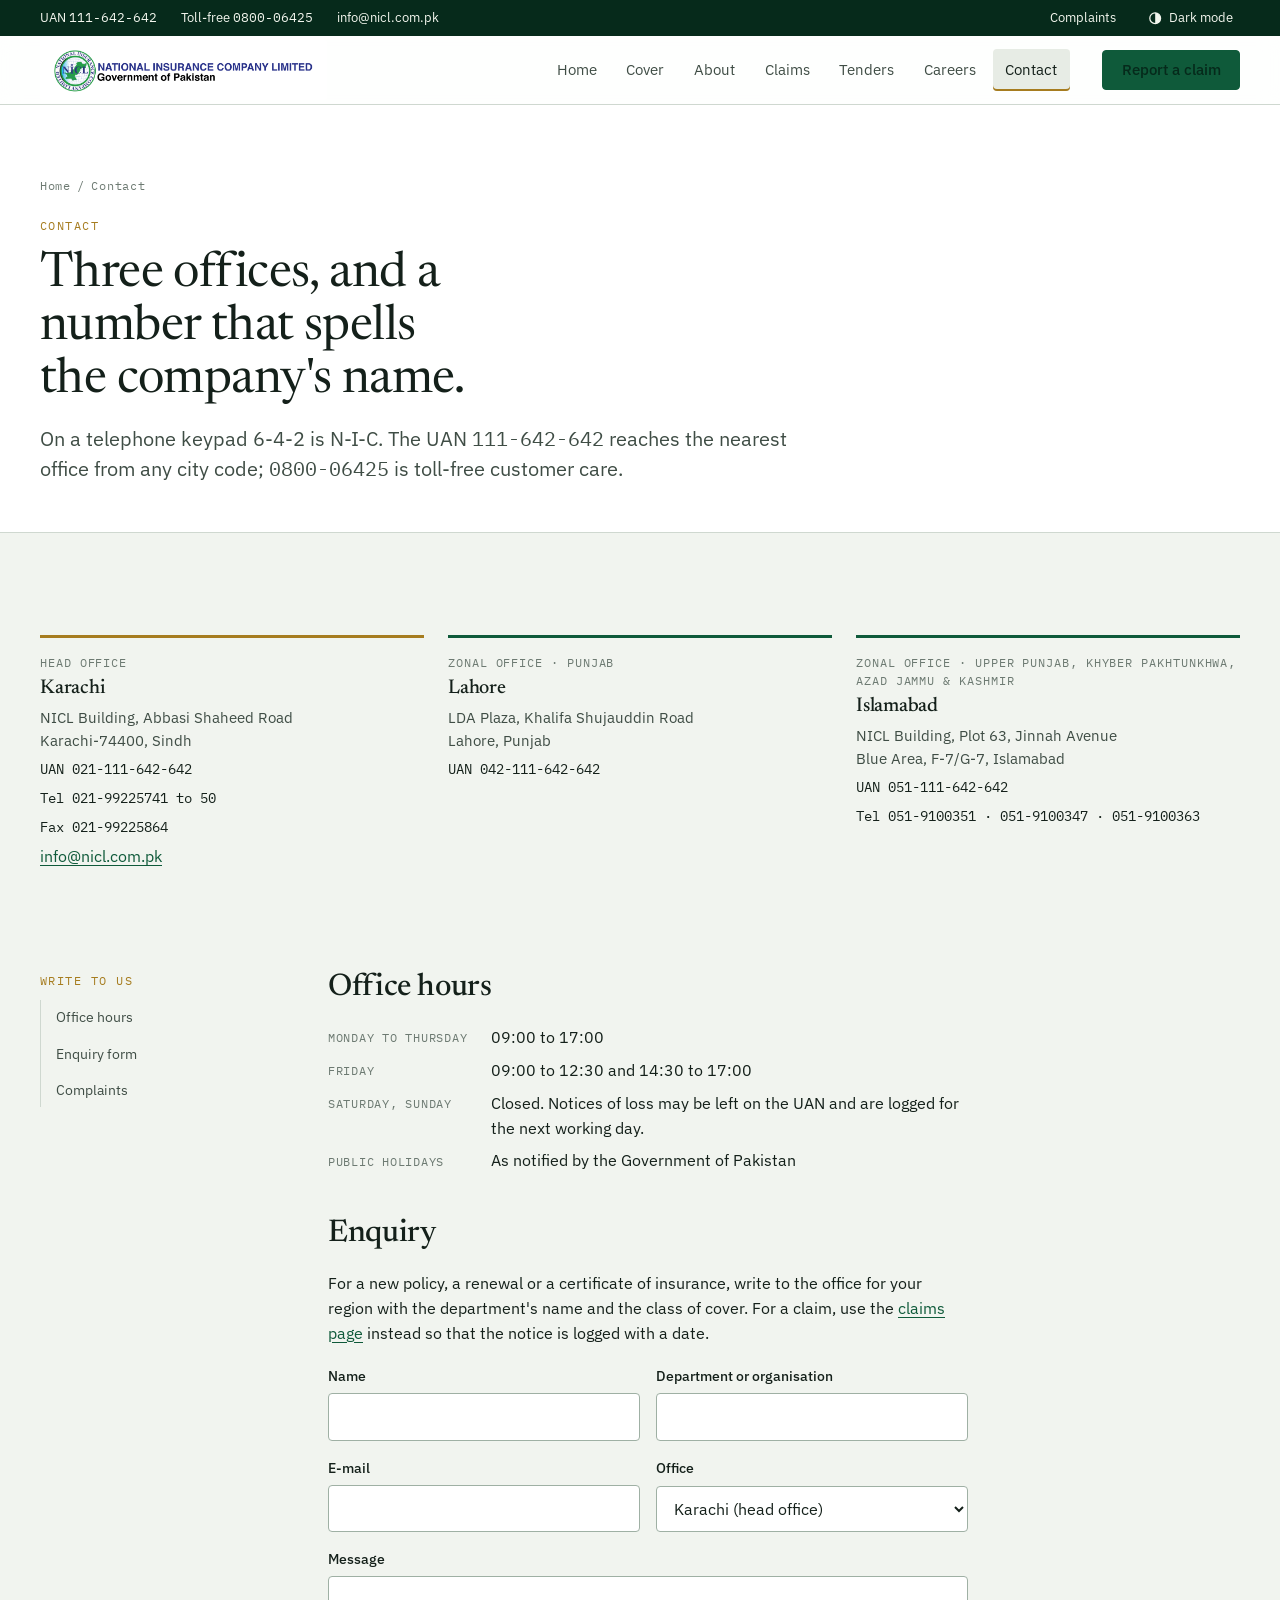
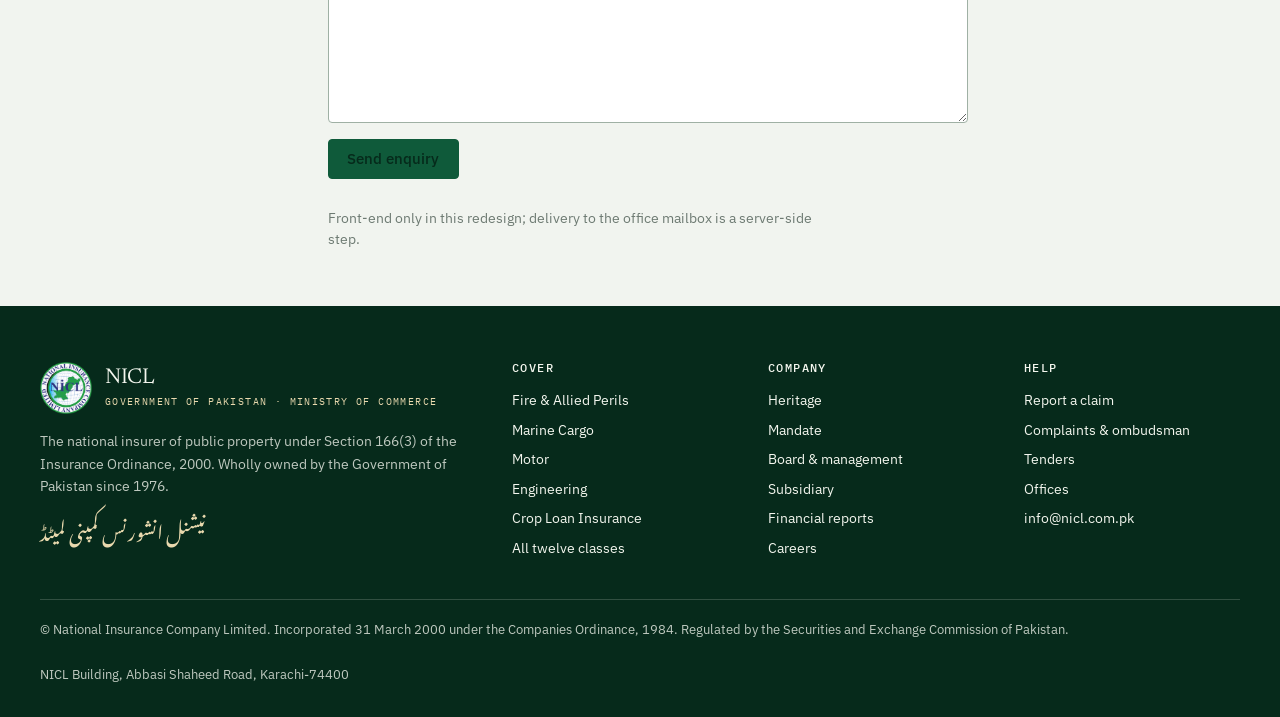
<file: contact.html>
<!doctype html>
<html lang="en">
<head>
<meta charset="utf-8">
<meta name="viewport" content="width=device-width, initial-scale=1, viewport-fit=cover">
<title>Contact · NICL</title>
<meta name="description" content="NICL's head office in Karachi and zonal offices in Lahore and Islamabad, with UAN, telephone, fax and e-mail.">
<meta name="theme-color" content="#0a3f29">
<link rel="icon" href="/assets/logo-emblem.png" type="image/png">
<link rel="apple-touch-icon" href="/assets/logo-emblem.png">
<link rel="canonical" href="https://nicl-website.vercel.app/contact">
<meta property="og:type" content="website">
<meta property="og:site_name" content="NICL · National Insurance Company Limited">
<meta property="og:title" content="Contact · NICL">
<meta property="og:description" content="NICL's head office in Karachi and zonal offices in Lahore and Islamabad, with UAN, telephone, fax and e-mail.">
<meta property="og:url" content="https://nicl-website.vercel.app/contact">
<meta property="og:image" content="https://nicl-website.vercel.app/assets/og.png">
<meta property="og:image:width" content="1200">
<meta property="og:image:height" content="630">
<meta name="twitter:card" content="summary_large_image">
<link rel="preconnect" href="https://fonts.googleapis.com"><link rel="preconnect" href="https://fonts.gstatic.com" crossorigin><link rel="stylesheet" href="https://fonts.googleapis.com/css2?family=Newsreader:ital,opsz,wght@0,6..72,400;0,6..72,500;1,6..72,400&family=IBM+Plex+Sans:wght@400;500;600&family=IBM+Plex+Mono:wght@400;500&family=Noto+Nastaliq+Urdu:wght@400&display=swap">
<link rel="stylesheet" href="/assets/site.css">
</head>
<body>
<a class="skip" href="#main">Skip to content</a>
<div class="topbar"><div class="wrap">
  <span>UAN <a class="num" href="#contact-numbers">111-642-642</a></span>
  <span>Toll-free <a class="num" href="#contact-numbers">0800-06425</a></span>
  <a href="mailto:info@nicl.com.pk">info@nicl.com.pk</a>
  <span class="spacer"></span>
  <a href="/complaints">Complaints</a>
  <button class="theme-btn" type="button" data-theme-toggle aria-pressed="false"><svg viewBox="0 0 16 16" aria-hidden="true"><circle cx="8" cy="8" r="6" fill="none" stroke="currentColor" stroke-width="1.4"/><path d="M8 2a6 6 0 0 1 0 12Z" fill="currentColor"/></svg><span>Dark mode</span></button>
</div></div>
<header class="header"><div class="wrap">
  <a class="brand" href="/" aria-label="NICL home"><img class="brand-lockup" src="/assets/logo-nicl.png" alt="NICL — National Insurance Company Limited, Government of Pakistan" width="3682" height="671" decoding="async" fetchpriority="high"><span class="brand-compact"><img class="brand-emblem" src="/assets/logo-emblem.png" alt="" width="578" height="578" decoding="async"><span><span class="brand-name">NICL</span><span class="brand-sub">National Insurance Company Limited</span></span></span></a>
  <button class="menu-btn" type="button" aria-expanded="false" aria-controls="site-nav">Menu</button>
  <nav class="nav" id="site-nav" aria-label="Primary"><ul><li><a href="/">Home</a></li><li><a href="/cover">Cover</a></li><li><a href="/about">About</a></li><li><a href="/claims">Claims</a></li><li><a href="/tenders">Tenders</a></li><li><a href="/careers">Careers</a></li><li><a href="/contact" aria-current="page">Contact</a></li></ul></nav>
  <a class="btn btn--primary cta" href="/claims">Report a claim</a>
</div></header>
<main id="main">

<div class="page-head"><div class="wrap">
  <p class="crumbs"><a href="/">Home</a><span>/</span>Contact</p>
  <p class="eyebrow">Contact</p>
  <h1>Three offices, and a number that spells the company's name.</h1>
  <p class="lede">On a telephone keypad 6-4-2 is N-I-C. The UAN <span class="num">111-642-642</span> reaches the nearest office from any city code; <span class="num">0800-06425</span> is toll-free customer care.</p>
</div></div>
<section class="section" id="contact-numbers">
  <div class="wrap">
    <div class="offices">
      <div class="office is-head"><span class="region">Head office</span><h3>Karachi</h3><address>NICL Building, Abbasi Shaheed Road<br>Karachi-74400, Sindh</address><span class="num">UAN 021-111-642-642</span><span class="num">Tel 021-99225741 to 50</span><span class="num">Fax 021-99225864</span><a href="mailto:info@nicl.com.pk">info@nicl.com.pk</a></div>
      <div class="office"><span class="region">Zonal office · Punjab</span><h3>Lahore</h3><address>LDA Plaza, Khalifa Shujauddin Road<br>Lahore, Punjab</address><span class="num">UAN 042-111-642-642</span></div>
      <div class="office"><span class="region">Zonal office · Upper Punjab, Khyber Pakhtunkhwa, Azad Jammu &amp; Kashmir</span><h3>Islamabad</h3><address>NICL Building, Plot 63, Jinnah Avenue<br>Blue Area, F-7/G-7, Islamabad</address><span class="num">UAN 051-111-642-642</span><span class="num">Tel 051-9100351 · 051-9100347 · 051-9100363</span></div>
    </div>
  </div>
</section>
<section class="section section--tight" style="padding-top:0">
  <div class="wrap layout">
    <nav class="toc" aria-label="On this page"><p class="eyebrow">Write to us</p><ul>
      <li><a href="#hours">Office hours</a></li>
      <li><a href="#enquiry">Enquiry form</a></li>
      <li><a href="/complaints">Complaints</a></li>
    </ul></nav>
    <div class="prose">
      <h2 id="hours">Office hours</h2>
      <dl>
        <dt>Monday to Thursday</dt><dd>09:00 to 17:00</dd>
        <dt>Friday</dt><dd>09:00 to 12:30 and 14:30 to 17:00</dd>
        <dt>Saturday, Sunday</dt><dd>Closed. Notices of loss may be left on the UAN and are logged for the next working day.</dd>
        <dt>Public holidays</dt><dd>As notified by the Government of Pakistan</dd>
      </dl>
      <h2 id="enquiry">Enquiry</h2>
      <p>For a new policy, a renewal or a certificate of insurance, write to the office for your region with the department's name and the class of cover. For a claim, use the <a href="/claims">claims page</a> instead so that the notice is logged with a date.</p>
      <form class="form" data-demo novalidate>
        <div class="field-row">
          <div class="field"><label for="e-name">Name</label><input id="e-name" name="name" autocomplete="name"></div>
          <div class="field"><label for="e-org">Department or organisation</label><input id="e-org" name="org" autocomplete="organization"></div>
        </div>
        <div class="field-row">
          <div class="field"><label for="e-email">E-mail</label><input id="e-email" name="email" type="email" autocomplete="email"></div>
          <div class="field"><label for="e-office">Office</label><select id="e-office" name="office"><option>Karachi (head office)</option><option>Lahore</option><option>Islamabad</option></select></div>
        </div>
        <div class="field"><label for="e-msg">Message</label><textarea id="e-msg" name="message" rows="5"></textarea></div>
        <div><button class="btn btn--primary" type="submit">Send enquiry</button></div>
        <p class="callout callout--green" data-form-result hidden tabindex="-1"><strong>Sent</strong>The office will reply by e-mail within two working days.</p>
        <p class="form-note">Front-end only in this redesign; delivery to the office mailbox is a server-side step.</p>
      </form>
    </div>
  </div>
</section>

</main>
<footer class="footer"><div class="wrap">
  <div class="footer-grid">
    <div>
      <a class="brand" href="/"><img class="brand-emblem" src="/assets/logo-emblem.png" alt="" width="578" height="578" loading="lazy" decoding="async"><span><span class="brand-name">NICL</span><span class="brand-sub">Government of Pakistan · Ministry of Commerce</span></span></a>
      <p>The national insurer of public property under Section 166(3) of the Insurance Ordinance, 2000. Wholly owned by the Government of Pakistan since 1976.</p>
      <p class="urdu" lang="ur">نیشنل انشورنس کمپنی لمیٹڈ</p>
    </div>
    <div><h4>Cover</h4><ul>
      <li><a href="/cover#fire">Fire &amp; Allied Perils</a></li>
      <li><a href="/cover#marine-cargo">Marine Cargo</a></li>
      <li><a href="/cover#motor">Motor</a></li>
      <li><a href="/cover#engineering">Engineering</a></li>
      <li><a href="/cover#crop">Crop Loan Insurance</a></li>
      <li><a href="/cover">All twelve classes</a></li>
    </ul></div>
    <div><h4>Company</h4><ul>
      <li><a href="/about#heritage">Heritage</a></li>
      <li><a href="/about#mandate">Mandate</a></li>
      <li><a href="/about#leadership">Board &amp; management</a></li>
      <li><a href="/about#subsidiary">Subsidiary</a></li>
      <li><a href="/about#reports">Financial reports</a></li>
      <li><a href="/careers">Careers</a></li>
    </ul></div>
    <div><h4>Help</h4><ul>
      <li><a href="/claims">Report a claim</a></li>
      <li><a href="/complaints">Complaints &amp; ombudsman</a></li>
      <li><a href="/tenders">Tenders</a></li>
      <li><a href="/contact">Offices</a></li>
      <li><a href="mailto:info@nicl.com.pk">info@nicl.com.pk</a></li>
    </ul></div>
  </div>
  <div class="footer-legal">
    <p>© National Insurance Company Limited. Incorporated 31 March 2000 under the Companies Ordinance, 1984. Regulated by the Securities and Exchange Commission of Pakistan.</p>
    <p>NICL Building, Abbasi Shaheed Road, Karachi-74400</p>
  </div>
</div></footer>
<script src="/assets/site.js" defer></script>
</body>
</html>
</file>
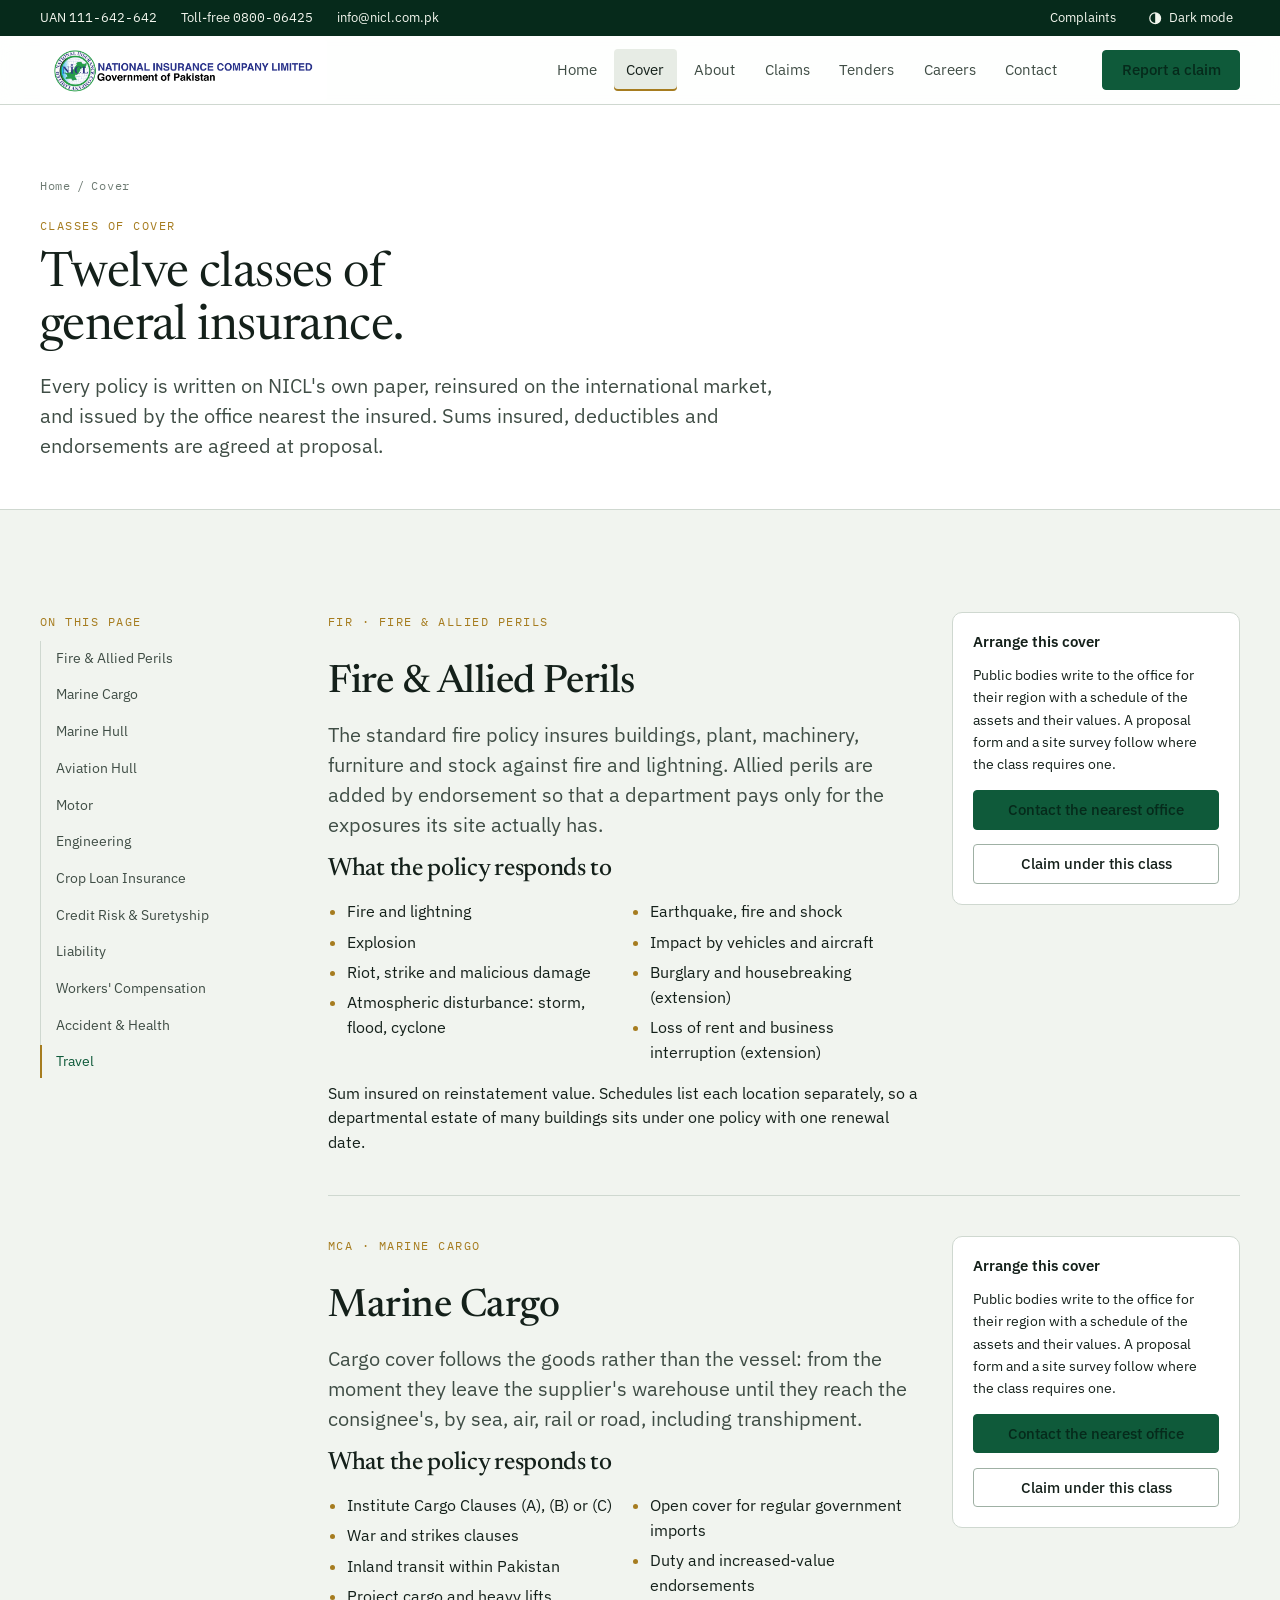
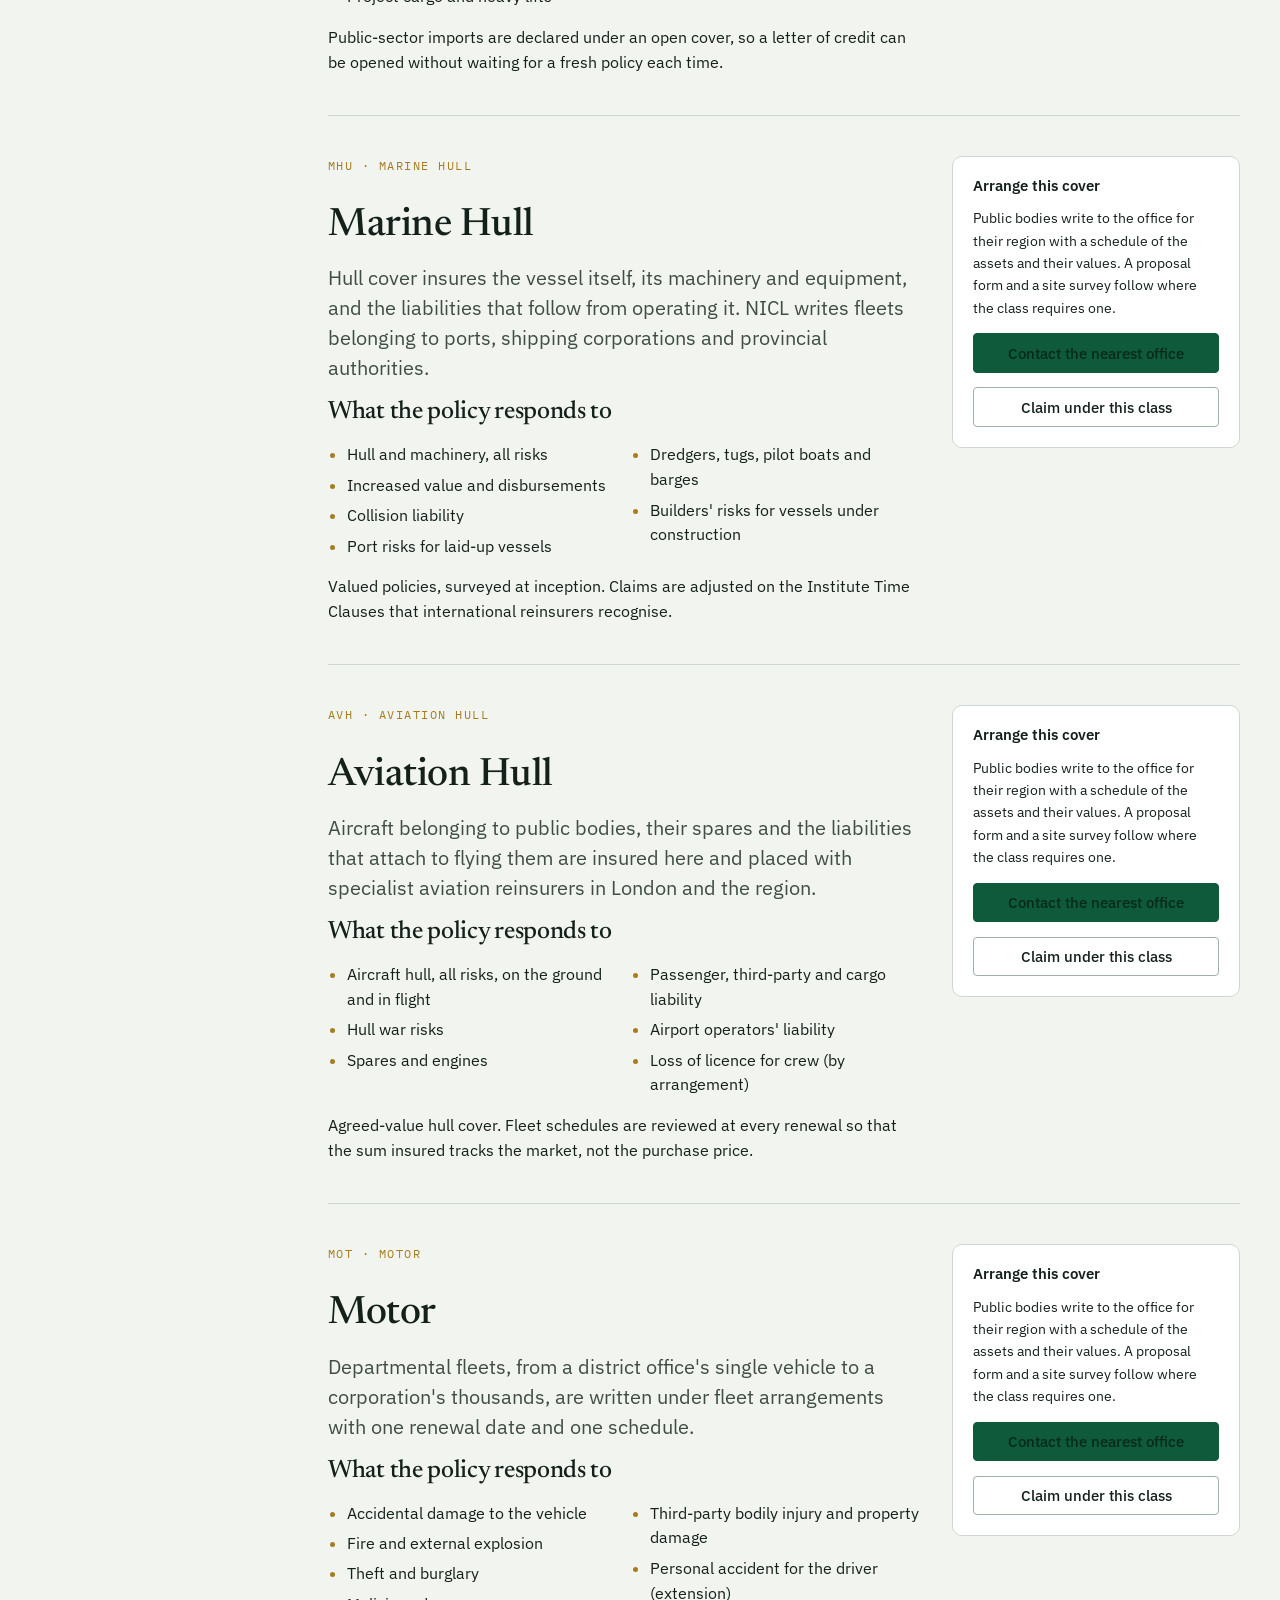
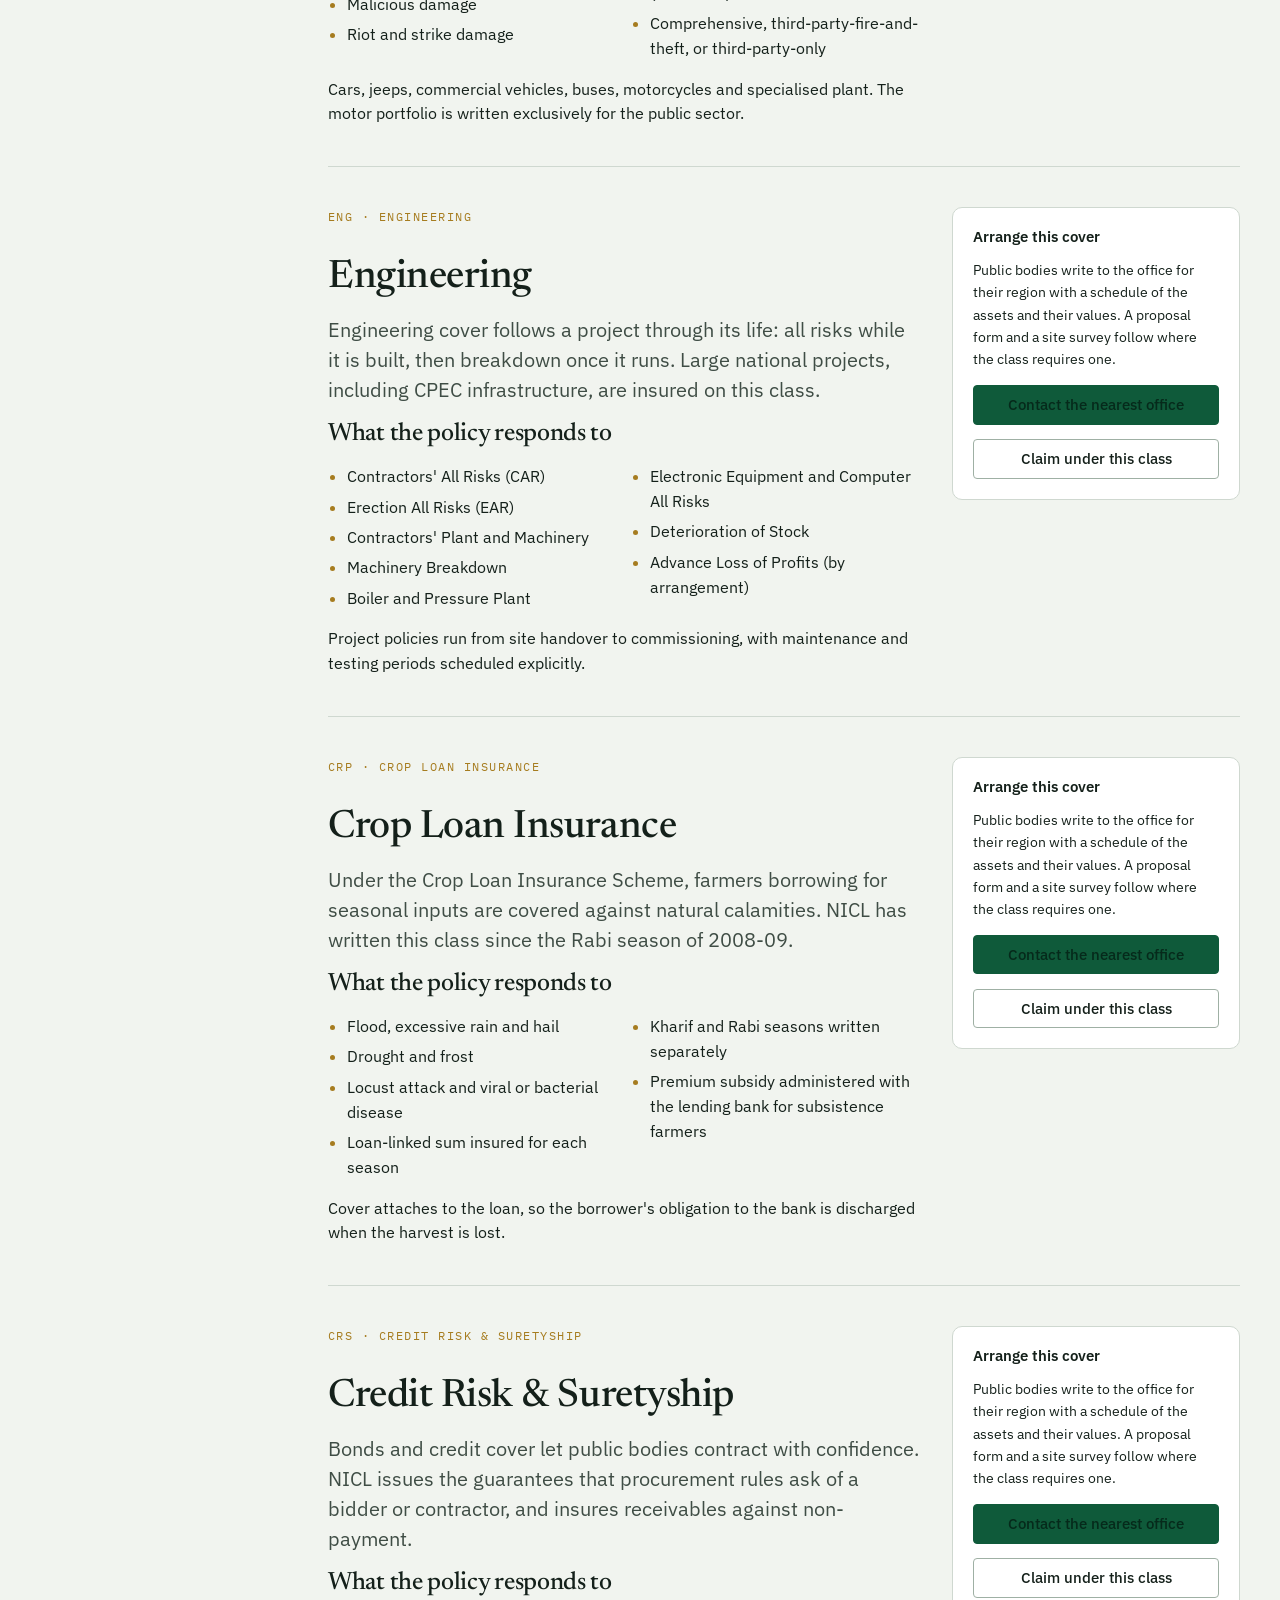
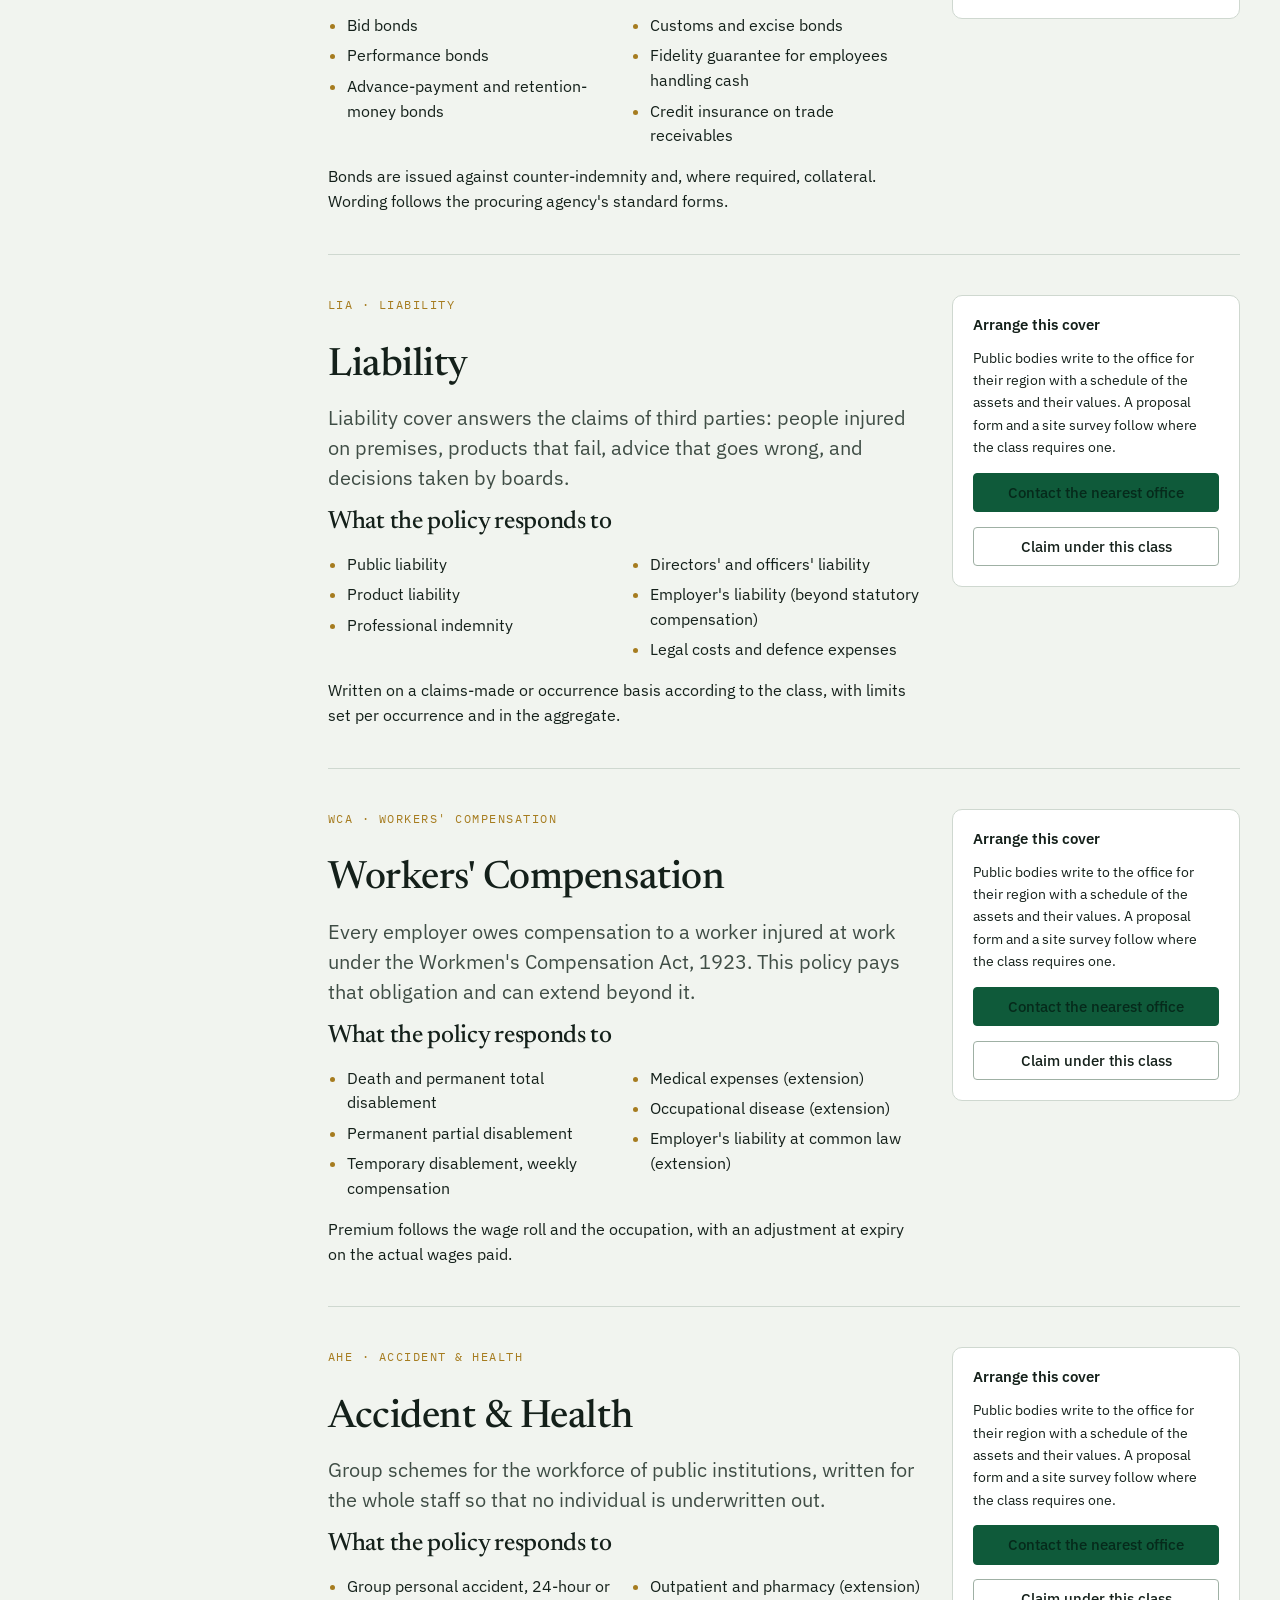
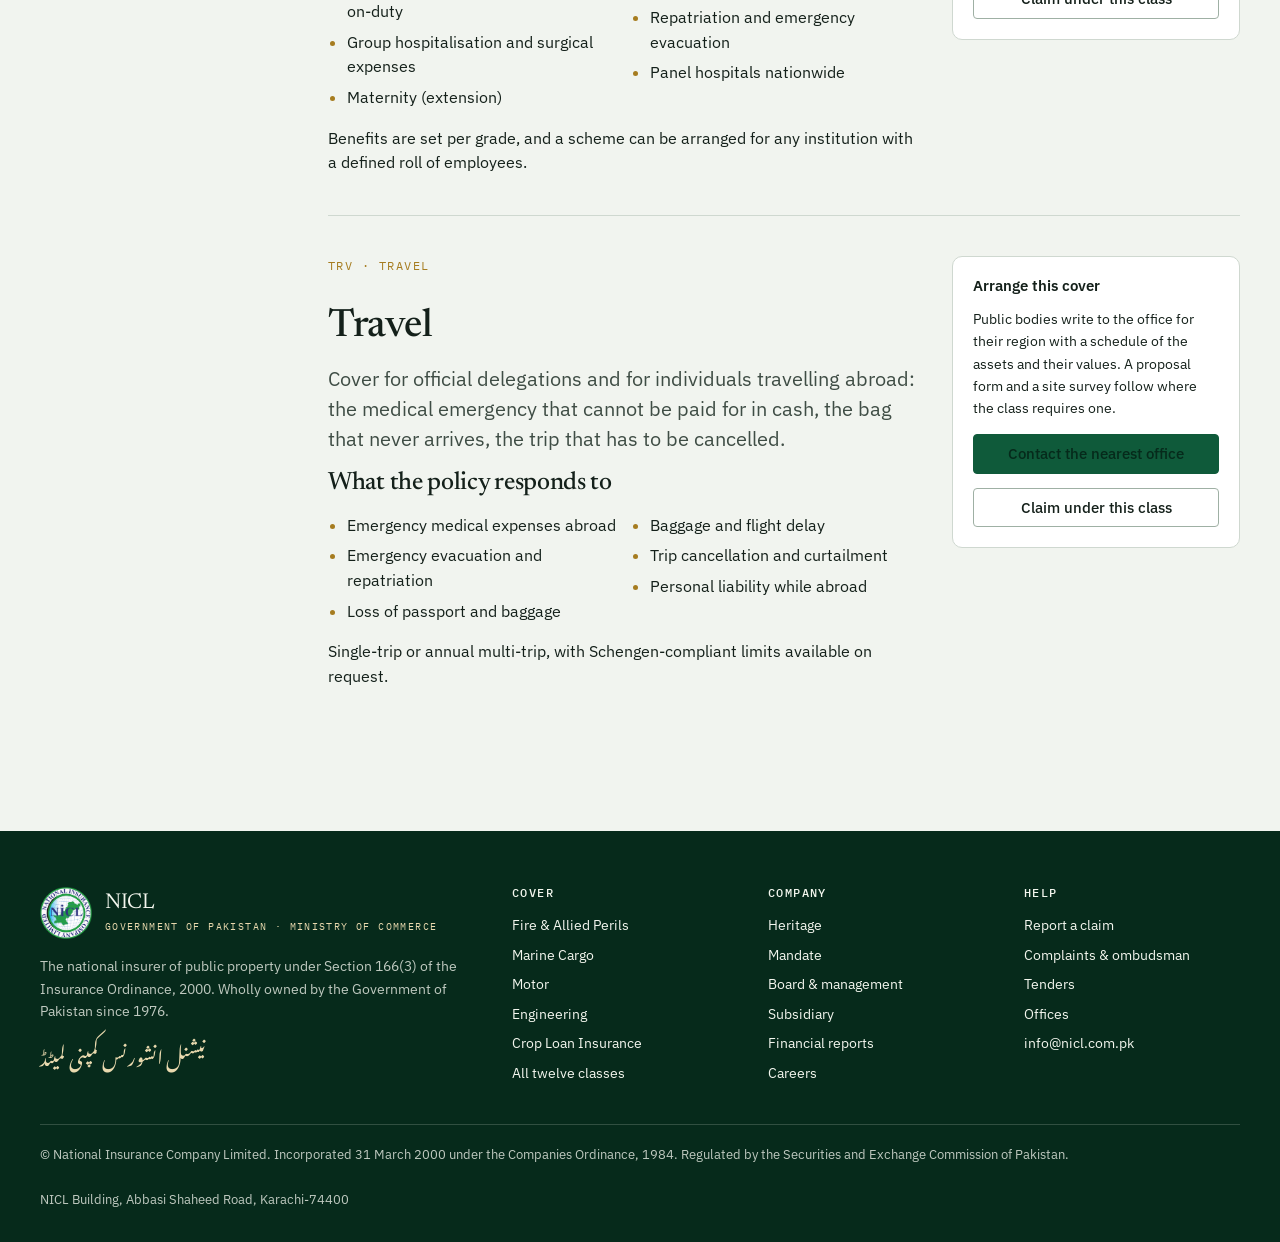
<file: cover.html>
<!doctype html>
<html lang="en">
<head>
<meta charset="utf-8">
<meta name="viewport" content="width=device-width, initial-scale=1, viewport-fit=cover">
<title>Classes of cover · NICL</title>
<meta name="description" content="The twelve classes of general insurance NICL writes for Pakistan's public sector, from fire and marine to crop loans and aviation.">
<meta name="theme-color" content="#0a3f29">
<link rel="icon" href="/assets/logo-emblem.png" type="image/png">
<link rel="apple-touch-icon" href="/assets/logo-emblem.png">
<link rel="canonical" href="https://nicl-website.vercel.app/cover">
<meta property="og:type" content="website">
<meta property="og:site_name" content="NICL · National Insurance Company Limited">
<meta property="og:title" content="Classes of cover · NICL">
<meta property="og:description" content="The twelve classes of general insurance NICL writes for Pakistan's public sector, from fire and marine to crop loans and aviation.">
<meta property="og:url" content="https://nicl-website.vercel.app/cover">
<meta property="og:image" content="https://nicl-website.vercel.app/assets/og.png">
<meta property="og:image:width" content="1200">
<meta property="og:image:height" content="630">
<meta name="twitter:card" content="summary_large_image">
<link rel="preconnect" href="https://fonts.googleapis.com"><link rel="preconnect" href="https://fonts.gstatic.com" crossorigin><link rel="stylesheet" href="https://fonts.googleapis.com/css2?family=Newsreader:ital,opsz,wght@0,6..72,400;0,6..72,500;1,6..72,400&family=IBM+Plex+Sans:wght@400;500;600&family=IBM+Plex+Mono:wght@400;500&family=Noto+Nastaliq+Urdu:wght@400&display=swap">
<link rel="stylesheet" href="/assets/site.css">
</head>
<body>
<a class="skip" href="#main">Skip to content</a>
<div class="topbar"><div class="wrap">
  <span>UAN <a class="num" href="#contact-numbers">111-642-642</a></span>
  <span>Toll-free <a class="num" href="#contact-numbers">0800-06425</a></span>
  <a href="mailto:info@nicl.com.pk">info@nicl.com.pk</a>
  <span class="spacer"></span>
  <a href="/complaints">Complaints</a>
  <button class="theme-btn" type="button" data-theme-toggle aria-pressed="false"><svg viewBox="0 0 16 16" aria-hidden="true"><circle cx="8" cy="8" r="6" fill="none" stroke="currentColor" stroke-width="1.4"/><path d="M8 2a6 6 0 0 1 0 12Z" fill="currentColor"/></svg><span>Dark mode</span></button>
</div></div>
<header class="header"><div class="wrap">
  <a class="brand" href="/" aria-label="NICL home"><img class="brand-lockup" src="/assets/logo-nicl.png" alt="NICL — National Insurance Company Limited, Government of Pakistan" width="3682" height="671" decoding="async" fetchpriority="high"><span class="brand-compact"><img class="brand-emblem" src="/assets/logo-emblem.png" alt="" width="578" height="578" decoding="async"><span><span class="brand-name">NICL</span><span class="brand-sub">National Insurance Company Limited</span></span></span></a>
  <button class="menu-btn" type="button" aria-expanded="false" aria-controls="site-nav">Menu</button>
  <nav class="nav" id="site-nav" aria-label="Primary"><ul><li><a href="/">Home</a></li><li><a href="/cover" aria-current="page">Cover</a></li><li><a href="/about">About</a></li><li><a href="/claims">Claims</a></li><li><a href="/tenders">Tenders</a></li><li><a href="/careers">Careers</a></li><li><a href="/contact">Contact</a></li></ul></nav>
  <a class="btn btn--primary cta" href="/claims">Report a claim</a>
</div></header>
<main id="main">

<div class="page-head"><div class="wrap">
  <p class="crumbs"><a href="/">Home</a><span>/</span>Cover</p>
  <p class="eyebrow">Classes of cover</p>
  <h1>Twelve classes of general insurance.</h1>
  <p class="lede">Every policy is written on NICL's own paper, reinsured on the international market, and issued by the office nearest the insured. Sums insured, deductibles and endorsements are agreed at proposal.</p>
</div></div>
<section class="section">
  <div class="wrap layout">
    <nav class="toc" aria-label="On this page"><p class="eyebrow">On this page</p><ul><li><a href="#fire">Fire &amp; Allied Perils</a></li><li><a href="#marine-cargo">Marine Cargo</a></li><li><a href="#marine-hull">Marine Hull</a></li><li><a href="#aviation">Aviation Hull</a></li><li><a href="#motor">Motor</a></li><li><a href="#engineering">Engineering</a></li><li><a href="#crop">Crop Loan Insurance</a></li><li><a href="#surety">Credit Risk &amp; Suretyship</a></li><li><a href="#liability">Liability</a></li><li><a href="#workers">Workers' Compensation</a></li><li><a href="#health">Accident &amp; Health</a></li><li><a href="#travel">Travel</a></li></ul></nav>
    <div><article class="product" id="fire" aria-labelledby="fire-title">
  <div class="body">
    <p class="eyebrow">FIR · Fire &amp; Allied Perils</p>
    <h2 id="fire-title">Fire &amp; Allied Perils</h2>
    <p class="lede">The standard fire policy insures buildings, plant, machinery, furniture and stock against fire and lightning. Allied perils are added by endorsement so that a department pays only for the exposures its site actually has.</p>
    <h3>What the policy responds to</h3>
    <ul><li>Fire and lightning</li><li>Explosion</li><li>Riot, strike and malicious damage</li><li>Atmospheric disturbance: storm, flood, cyclone</li><li>Earthquake, fire and shock</li><li>Impact by vehicles and aircraft</li><li>Burglary and housebreaking (extension)</li><li>Loss of rent and business interruption (extension)</li></ul>
    <p>Sum insured on reinstatement value. Schedules list each location separately, so a departmental estate of many buildings sits under one policy with one renewal date.</p>
  </div>
  <aside class="product-aside">
    <h4>Arrange this cover</h4>
    <p>Public bodies write to the office for their region with a schedule of the assets and their values. A proposal form and a site survey follow where the class requires one.</p>
    <a class="btn btn--primary" href="/contact">Contact the nearest office</a>
    <a class="btn btn--ghost" href="/claims?class=fire">Claim under this class</a>
  </aside>
</article>
<article class="product" id="marine-cargo" aria-labelledby="marine-cargo-title">
  <div class="body">
    <p class="eyebrow">MCA · Marine Cargo</p>
    <h2 id="marine-cargo-title">Marine Cargo</h2>
    <p class="lede">Cargo cover follows the goods rather than the vessel: from the moment they leave the supplier's warehouse until they reach the consignee's, by sea, air, rail or road, including transhipment.</p>
    <h3>What the policy responds to</h3>
    <ul><li>Institute Cargo Clauses (A), (B) or (C)</li><li>War and strikes clauses</li><li>Inland transit within Pakistan</li><li>Project cargo and heavy lifts</li><li>Open cover for regular government imports</li><li>Duty and increased-value endorsements</li></ul>
    <p>Public-sector imports are declared under an open cover, so a letter of credit can be opened without waiting for a fresh policy each time.</p>
  </div>
  <aside class="product-aside">
    <h4>Arrange this cover</h4>
    <p>Public bodies write to the office for their region with a schedule of the assets and their values. A proposal form and a site survey follow where the class requires one.</p>
    <a class="btn btn--primary" href="/contact">Contact the nearest office</a>
    <a class="btn btn--ghost" href="/claims?class=marine-cargo">Claim under this class</a>
  </aside>
</article>
<article class="product" id="marine-hull" aria-labelledby="marine-hull-title">
  <div class="body">
    <p class="eyebrow">MHU · Marine Hull</p>
    <h2 id="marine-hull-title">Marine Hull</h2>
    <p class="lede">Hull cover insures the vessel itself, its machinery and equipment, and the liabilities that follow from operating it. NICL writes fleets belonging to ports, shipping corporations and provincial authorities.</p>
    <h3>What the policy responds to</h3>
    <ul><li>Hull and machinery, all risks</li><li>Increased value and disbursements</li><li>Collision liability</li><li>Port risks for laid-up vessels</li><li>Dredgers, tugs, pilot boats and barges</li><li>Builders' risks for vessels under construction</li></ul>
    <p>Valued policies, surveyed at inception. Claims are adjusted on the Institute Time Clauses that international reinsurers recognise.</p>
  </div>
  <aside class="product-aside">
    <h4>Arrange this cover</h4>
    <p>Public bodies write to the office for their region with a schedule of the assets and their values. A proposal form and a site survey follow where the class requires one.</p>
    <a class="btn btn--primary" href="/contact">Contact the nearest office</a>
    <a class="btn btn--ghost" href="/claims?class=marine-hull">Claim under this class</a>
  </aside>
</article>
<article class="product" id="aviation" aria-labelledby="aviation-title">
  <div class="body">
    <p class="eyebrow">AVH · Aviation Hull</p>
    <h2 id="aviation-title">Aviation Hull</h2>
    <p class="lede">Aircraft belonging to public bodies, their spares and the liabilities that attach to flying them are insured here and placed with specialist aviation reinsurers in London and the region.</p>
    <h3>What the policy responds to</h3>
    <ul><li>Aircraft hull, all risks, on the ground and in flight</li><li>Hull war risks</li><li>Spares and engines</li><li>Passenger, third-party and cargo liability</li><li>Airport operators' liability</li><li>Loss of licence for crew (by arrangement)</li></ul>
    <p>Agreed-value hull cover. Fleet schedules are reviewed at every renewal so that the sum insured tracks the market, not the purchase price.</p>
  </div>
  <aside class="product-aside">
    <h4>Arrange this cover</h4>
    <p>Public bodies write to the office for their region with a schedule of the assets and their values. A proposal form and a site survey follow where the class requires one.</p>
    <a class="btn btn--primary" href="/contact">Contact the nearest office</a>
    <a class="btn btn--ghost" href="/claims?class=aviation">Claim under this class</a>
  </aside>
</article>
<article class="product" id="motor" aria-labelledby="motor-title">
  <div class="body">
    <p class="eyebrow">MOT · Motor</p>
    <h2 id="motor-title">Motor</h2>
    <p class="lede">Departmental fleets, from a district office's single vehicle to a corporation's thousands, are written under fleet arrangements with one renewal date and one schedule.</p>
    <h3>What the policy responds to</h3>
    <ul><li>Accidental damage to the vehicle</li><li>Fire and external explosion</li><li>Theft and burglary</li><li>Malicious damage</li><li>Riot and strike damage</li><li>Third-party bodily injury and property damage</li><li>Personal accident for the driver (extension)</li><li>Comprehensive, third-party-fire-and-theft, or third-party-only</li></ul>
    <p>Cars, jeeps, commercial vehicles, buses, motorcycles and specialised plant. The motor portfolio is written exclusively for the public sector.</p>
  </div>
  <aside class="product-aside">
    <h4>Arrange this cover</h4>
    <p>Public bodies write to the office for their region with a schedule of the assets and their values. A proposal form and a site survey follow where the class requires one.</p>
    <a class="btn btn--primary" href="/contact">Contact the nearest office</a>
    <a class="btn btn--ghost" href="/claims?class=motor">Claim under this class</a>
  </aside>
</article>
<article class="product" id="engineering" aria-labelledby="engineering-title">
  <div class="body">
    <p class="eyebrow">ENG · Engineering</p>
    <h2 id="engineering-title">Engineering</h2>
    <p class="lede">Engineering cover follows a project through its life: all risks while it is built, then breakdown once it runs. Large national projects, including CPEC infrastructure, are insured on this class.</p>
    <h3>What the policy responds to</h3>
    <ul><li>Contractors' All Risks (CAR)</li><li>Erection All Risks (EAR)</li><li>Contractors' Plant and Machinery</li><li>Machinery Breakdown</li><li>Boiler and Pressure Plant</li><li>Electronic Equipment and Computer All Risks</li><li>Deterioration of Stock</li><li>Advance Loss of Profits (by arrangement)</li></ul>
    <p>Project policies run from site handover to commissioning, with maintenance and testing periods scheduled explicitly.</p>
  </div>
  <aside class="product-aside">
    <h4>Arrange this cover</h4>
    <p>Public bodies write to the office for their region with a schedule of the assets and their values. A proposal form and a site survey follow where the class requires one.</p>
    <a class="btn btn--primary" href="/contact">Contact the nearest office</a>
    <a class="btn btn--ghost" href="/claims?class=engineering">Claim under this class</a>
  </aside>
</article>
<article class="product" id="crop" aria-labelledby="crop-title">
  <div class="body">
    <p class="eyebrow">CRP · Crop Loan Insurance</p>
    <h2 id="crop-title">Crop Loan Insurance</h2>
    <p class="lede">Under the Crop Loan Insurance Scheme, farmers borrowing for seasonal inputs are covered against natural calamities. NICL has written this class since the Rabi season of 2008-09.</p>
    <h3>What the policy responds to</h3>
    <ul><li>Flood, excessive rain and hail</li><li>Drought and frost</li><li>Locust attack and viral or bacterial disease</li><li>Loan-linked sum insured for each season</li><li>Kharif and Rabi seasons written separately</li><li>Premium subsidy administered with the lending bank for subsistence farmers</li></ul>
    <p>Cover attaches to the loan, so the borrower's obligation to the bank is discharged when the harvest is lost.</p>
  </div>
  <aside class="product-aside">
    <h4>Arrange this cover</h4>
    <p>Public bodies write to the office for their region with a schedule of the assets and their values. A proposal form and a site survey follow where the class requires one.</p>
    <a class="btn btn--primary" href="/contact">Contact the nearest office</a>
    <a class="btn btn--ghost" href="/claims?class=crop">Claim under this class</a>
  </aside>
</article>
<article class="product" id="surety" aria-labelledby="surety-title">
  <div class="body">
    <p class="eyebrow">CRS · Credit Risk &amp; Suretyship</p>
    <h2 id="surety-title">Credit Risk &amp; Suretyship</h2>
    <p class="lede">Bonds and credit cover let public bodies contract with confidence. NICL issues the guarantees that procurement rules ask of a bidder or contractor, and insures receivables against non-payment.</p>
    <h3>What the policy responds to</h3>
    <ul><li>Bid bonds</li><li>Performance bonds</li><li>Advance-payment and retention-money bonds</li><li>Customs and excise bonds</li><li>Fidelity guarantee for employees handling cash</li><li>Credit insurance on trade receivables</li></ul>
    <p>Bonds are issued against counter-indemnity and, where required, collateral. Wording follows the procuring agency's standard forms.</p>
  </div>
  <aside class="product-aside">
    <h4>Arrange this cover</h4>
    <p>Public bodies write to the office for their region with a schedule of the assets and their values. A proposal form and a site survey follow where the class requires one.</p>
    <a class="btn btn--primary" href="/contact">Contact the nearest office</a>
    <a class="btn btn--ghost" href="/claims?class=surety">Claim under this class</a>
  </aside>
</article>
<article class="product" id="liability" aria-labelledby="liability-title">
  <div class="body">
    <p class="eyebrow">LIA · Liability</p>
    <h2 id="liability-title">Liability</h2>
    <p class="lede">Liability cover answers the claims of third parties: people injured on premises, products that fail, advice that goes wrong, and decisions taken by boards.</p>
    <h3>What the policy responds to</h3>
    <ul><li>Public liability</li><li>Product liability</li><li>Professional indemnity</li><li>Directors' and officers' liability</li><li>Employer's liability (beyond statutory compensation)</li><li>Legal costs and defence expenses</li></ul>
    <p>Written on a claims-made or occurrence basis according to the class, with limits set per occurrence and in the aggregate.</p>
  </div>
  <aside class="product-aside">
    <h4>Arrange this cover</h4>
    <p>Public bodies write to the office for their region with a schedule of the assets and their values. A proposal form and a site survey follow where the class requires one.</p>
    <a class="btn btn--primary" href="/contact">Contact the nearest office</a>
    <a class="btn btn--ghost" href="/claims?class=liability">Claim under this class</a>
  </aside>
</article>
<article class="product" id="workers" aria-labelledby="workers-title">
  <div class="body">
    <p class="eyebrow">WCA · Workers' Compensation</p>
    <h2 id="workers-title">Workers' Compensation</h2>
    <p class="lede">Every employer owes compensation to a worker injured at work under the Workmen's Compensation Act, 1923. This policy pays that obligation and can extend beyond it.</p>
    <h3>What the policy responds to</h3>
    <ul><li>Death and permanent total disablement</li><li>Permanent partial disablement</li><li>Temporary disablement, weekly compensation</li><li>Medical expenses (extension)</li><li>Occupational disease (extension)</li><li>Employer's liability at common law (extension)</li></ul>
    <p>Premium follows the wage roll and the occupation, with an adjustment at expiry on the actual wages paid.</p>
  </div>
  <aside class="product-aside">
    <h4>Arrange this cover</h4>
    <p>Public bodies write to the office for their region with a schedule of the assets and their values. A proposal form and a site survey follow where the class requires one.</p>
    <a class="btn btn--primary" href="/contact">Contact the nearest office</a>
    <a class="btn btn--ghost" href="/claims?class=workers">Claim under this class</a>
  </aside>
</article>
<article class="product" id="health" aria-labelledby="health-title">
  <div class="body">
    <p class="eyebrow">AHE · Accident &amp; Health</p>
    <h2 id="health-title">Accident &amp; Health</h2>
    <p class="lede">Group schemes for the workforce of public institutions, written for the whole staff so that no individual is underwritten out.</p>
    <h3>What the policy responds to</h3>
    <ul><li>Group personal accident, 24-hour or on-duty</li><li>Group hospitalisation and surgical expenses</li><li>Maternity (extension)</li><li>Outpatient and pharmacy (extension)</li><li>Repatriation and emergency evacuation</li><li>Panel hospitals nationwide</li></ul>
    <p>Benefits are set per grade, and a scheme can be arranged for any institution with a defined roll of employees.</p>
  </div>
  <aside class="product-aside">
    <h4>Arrange this cover</h4>
    <p>Public bodies write to the office for their region with a schedule of the assets and their values. A proposal form and a site survey follow where the class requires one.</p>
    <a class="btn btn--primary" href="/contact">Contact the nearest office</a>
    <a class="btn btn--ghost" href="/claims?class=health">Claim under this class</a>
  </aside>
</article>
<article class="product" id="travel" aria-labelledby="travel-title">
  <div class="body">
    <p class="eyebrow">TRV · Travel</p>
    <h2 id="travel-title">Travel</h2>
    <p class="lede">Cover for official delegations and for individuals travelling abroad: the medical emergency that cannot be paid for in cash, the bag that never arrives, the trip that has to be cancelled.</p>
    <h3>What the policy responds to</h3>
    <ul><li>Emergency medical expenses abroad</li><li>Emergency evacuation and repatriation</li><li>Loss of passport and baggage</li><li>Baggage and flight delay</li><li>Trip cancellation and curtailment</li><li>Personal liability while abroad</li></ul>
    <p>Single-trip or annual multi-trip, with Schengen-compliant limits available on request.</p>
  </div>
  <aside class="product-aside">
    <h4>Arrange this cover</h4>
    <p>Public bodies write to the office for their region with a schedule of the assets and their values. A proposal form and a site survey follow where the class requires one.</p>
    <a class="btn btn--primary" href="/contact">Contact the nearest office</a>
    <a class="btn btn--ghost" href="/claims?class=travel">Claim under this class</a>
  </aside>
</article></div>
  </div>
</section>

</main>
<footer class="footer"><div class="wrap">
  <div class="footer-grid">
    <div>
      <a class="brand" href="/"><img class="brand-emblem" src="/assets/logo-emblem.png" alt="" width="578" height="578" loading="lazy" decoding="async"><span><span class="brand-name">NICL</span><span class="brand-sub">Government of Pakistan · Ministry of Commerce</span></span></a>
      <p>The national insurer of public property under Section 166(3) of the Insurance Ordinance, 2000. Wholly owned by the Government of Pakistan since 1976.</p>
      <p class="urdu" lang="ur">نیشنل انشورنس کمپنی لمیٹڈ</p>
    </div>
    <div><h4>Cover</h4><ul>
      <li><a href="/cover#fire">Fire &amp; Allied Perils</a></li>
      <li><a href="/cover#marine-cargo">Marine Cargo</a></li>
      <li><a href="/cover#motor">Motor</a></li>
      <li><a href="/cover#engineering">Engineering</a></li>
      <li><a href="/cover#crop">Crop Loan Insurance</a></li>
      <li><a href="/cover">All twelve classes</a></li>
    </ul></div>
    <div><h4>Company</h4><ul>
      <li><a href="/about#heritage">Heritage</a></li>
      <li><a href="/about#mandate">Mandate</a></li>
      <li><a href="/about#leadership">Board &amp; management</a></li>
      <li><a href="/about#subsidiary">Subsidiary</a></li>
      <li><a href="/about#reports">Financial reports</a></li>
      <li><a href="/careers">Careers</a></li>
    </ul></div>
    <div><h4>Help</h4><ul>
      <li><a href="/claims">Report a claim</a></li>
      <li><a href="/complaints">Complaints &amp; ombudsman</a></li>
      <li><a href="/tenders">Tenders</a></li>
      <li><a href="/contact">Offices</a></li>
      <li><a href="mailto:info@nicl.com.pk">info@nicl.com.pk</a></li>
    </ul></div>
  </div>
  <div class="footer-legal">
    <p>© National Insurance Company Limited. Incorporated 31 March 2000 under the Companies Ordinance, 1984. Regulated by the Securities and Exchange Commission of Pakistan.</p>
    <p>NICL Building, Abbasi Shaheed Road, Karachi-74400</p>
  </div>
</div></footer>
<script src="/assets/site.js" defer></script>
</body>
</html>
</file>
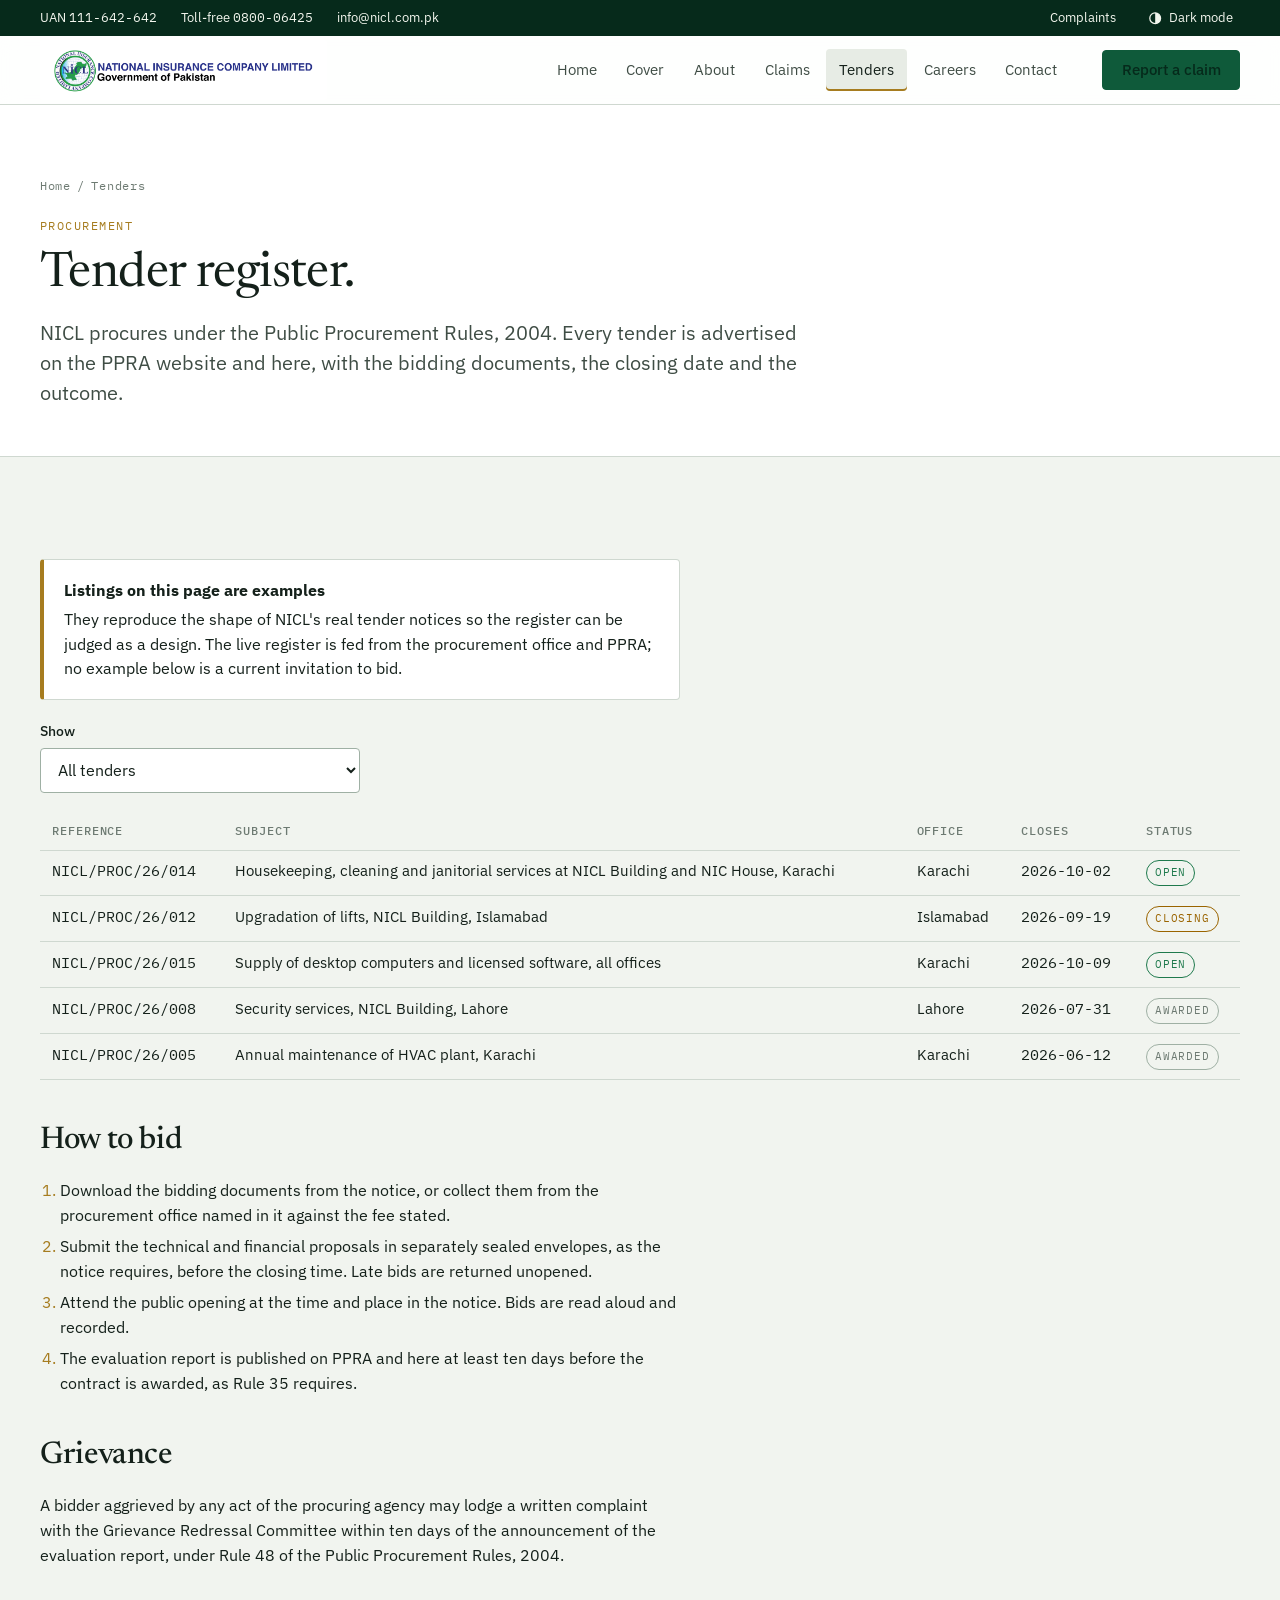
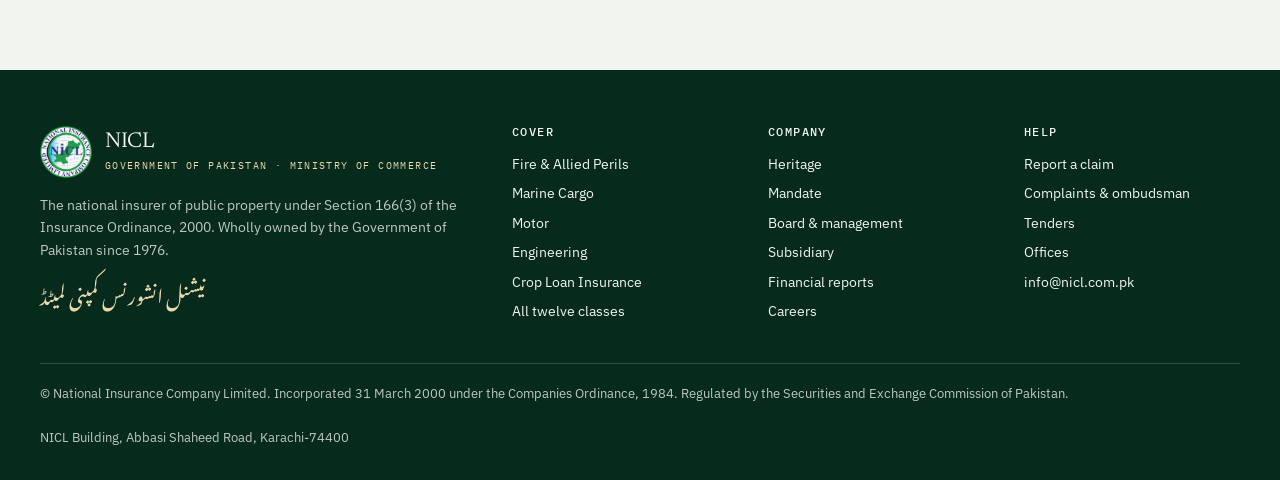
<file: tenders.html>
<!doctype html>
<html lang="en">
<head>
<meta charset="utf-8">
<meta name="viewport" content="width=device-width, initial-scale=1, viewport-fit=cover">
<title>Tenders · NICL</title>
<meta name="description" content="NICL's tender register under the Public Procurement Rules, 2004: open and closed tenders, bidding documents and the grievance procedure.">
<meta name="theme-color" content="#0a3f29">
<link rel="icon" href="/assets/logo-emblem.png" type="image/png">
<link rel="apple-touch-icon" href="/assets/logo-emblem.png">
<link rel="canonical" href="https://nicl-website.vercel.app/tenders">
<meta property="og:type" content="website">
<meta property="og:site_name" content="NICL · National Insurance Company Limited">
<meta property="og:title" content="Tenders · NICL">
<meta property="og:description" content="NICL's tender register under the Public Procurement Rules, 2004: open and closed tenders, bidding documents and the grievance procedure.">
<meta property="og:url" content="https://nicl-website.vercel.app/tenders">
<meta property="og:image" content="https://nicl-website.vercel.app/assets/og.png">
<meta property="og:image:width" content="1200">
<meta property="og:image:height" content="630">
<meta name="twitter:card" content="summary_large_image">
<link rel="preconnect" href="https://fonts.googleapis.com"><link rel="preconnect" href="https://fonts.gstatic.com" crossorigin><link rel="stylesheet" href="https://fonts.googleapis.com/css2?family=Newsreader:ital,opsz,wght@0,6..72,400;0,6..72,500;1,6..72,400&family=IBM+Plex+Sans:wght@400;500;600&family=IBM+Plex+Mono:wght@400;500&family=Noto+Nastaliq+Urdu:wght@400&display=swap">
<link rel="stylesheet" href="/assets/site.css">
</head>
<body>
<a class="skip" href="#main">Skip to content</a>
<div class="topbar"><div class="wrap">
  <span>UAN <a class="num" href="#contact-numbers">111-642-642</a></span>
  <span>Toll-free <a class="num" href="#contact-numbers">0800-06425</a></span>
  <a href="mailto:info@nicl.com.pk">info@nicl.com.pk</a>
  <span class="spacer"></span>
  <a href="/complaints">Complaints</a>
  <button class="theme-btn" type="button" data-theme-toggle aria-pressed="false"><svg viewBox="0 0 16 16" aria-hidden="true"><circle cx="8" cy="8" r="6" fill="none" stroke="currentColor" stroke-width="1.4"/><path d="M8 2a6 6 0 0 1 0 12Z" fill="currentColor"/></svg><span>Dark mode</span></button>
</div></div>
<header class="header"><div class="wrap">
  <a class="brand" href="/" aria-label="NICL home"><img class="brand-lockup" src="/assets/logo-nicl.png" alt="NICL — National Insurance Company Limited, Government of Pakistan" width="3682" height="671" decoding="async" fetchpriority="high"><span class="brand-compact"><img class="brand-emblem" src="/assets/logo-emblem.png" alt="" width="578" height="578" decoding="async"><span><span class="brand-name">NICL</span><span class="brand-sub">National Insurance Company Limited</span></span></span></a>
  <button class="menu-btn" type="button" aria-expanded="false" aria-controls="site-nav">Menu</button>
  <nav class="nav" id="site-nav" aria-label="Primary"><ul><li><a href="/">Home</a></li><li><a href="/cover">Cover</a></li><li><a href="/about">About</a></li><li><a href="/claims">Claims</a></li><li><a href="/tenders" aria-current="page">Tenders</a></li><li><a href="/careers">Careers</a></li><li><a href="/contact">Contact</a></li></ul></nav>
  <a class="btn btn--primary cta" href="/claims">Report a claim</a>
</div></header>
<main id="main">

<div class="page-head"><div class="wrap">
  <p class="crumbs"><a href="/">Home</a><span>/</span>Tenders</p>
  <p class="eyebrow">Procurement</p>
  <h1>Tender register.</h1>
  <p class="lede">NICL procures under the Public Procurement Rules, 2004. Every tender is advertised on the PPRA website and here, with the bidding documents, the closing date and the outcome.</p>
</div></div>
<section class="section">
  <div class="wrap prose">
    <div class="callout"><strong>Listings on this page are examples</strong>They reproduce the shape of NICL's real tender notices so the register can be judged as a design. The live register is fed from the procurement office and PPRA; no example below is a current invitation to bid.</div>
    <div class="field" style="max-width:20rem"><label for="tender-status">Show</label>
      <select id="tender-status"><option value="all">All tenders</option><option value="open">Open</option><option value="closing">Closing this week</option><option value="closed">Closed and awarded</option></select>
    </div>
    <div class="table-scroll"><table>
      <thead><tr><th scope="col">Reference</th><th scope="col">Subject</th><th scope="col">Office</th><th scope="col">Closes</th><th scope="col">Status</th></tr></thead>
      <tbody>
        <tr data-tender-status="open"><td class="num">NICL/PROC/26/014</td><td>Housekeeping, cleaning and janitorial services at NICL Building and NIC House, Karachi</td><td>Karachi</td><td class="num">2026-10-02</td><td><span class="pill pill--open">Open</span></td></tr>
        <tr data-tender-status="closing"><td class="num">NICL/PROC/26/012</td><td>Upgradation of lifts, NICL Building, Islamabad</td><td>Islamabad</td><td class="num">2026-09-19</td><td><span class="pill pill--closing">Closing</span></td></tr>
        <tr data-tender-status="open"><td class="num">NICL/PROC/26/015</td><td>Supply of desktop computers and licensed software, all offices</td><td>Karachi</td><td class="num">2026-10-09</td><td><span class="pill pill--open">Open</span></td></tr>
        <tr data-tender-status="closed"><td class="num">NICL/PROC/26/008</td><td>Security services, NICL Building, Lahore</td><td>Lahore</td><td class="num">2026-07-31</td><td><span class="pill pill--closed">Awarded</span></td></tr>
        <tr data-tender-status="closed"><td class="num">NICL/PROC/26/005</td><td>Annual maintenance of HVAC plant, Karachi</td><td>Karachi</td><td class="num">2026-06-12</td><td><span class="pill pill--closed">Awarded</span></td></tr>
      </tbody>
    </table></div>
    <h2>How to bid</h2>
    <ol>
      <li>Download the bidding documents from the notice, or collect them from the procurement office named in it against the fee stated.</li>
      <li>Submit the technical and financial proposals in separately sealed envelopes, as the notice requires, before the closing time. Late bids are returned unopened.</li>
      <li>Attend the public opening at the time and place in the notice. Bids are read aloud and recorded.</li>
      <li>The evaluation report is published on PPRA and here at least ten days before the contract is awarded, as Rule 35 requires.</li>
    </ol>
    <h2>Grievance</h2>
    <p>A bidder aggrieved by any act of the procuring agency may lodge a written complaint with the Grievance Redressal Committee within ten days of the announcement of the evaluation report, under Rule 48 of the Public Procurement Rules, 2004.</p>
  </div>
</section>

</main>
<footer class="footer"><div class="wrap">
  <div class="footer-grid">
    <div>
      <a class="brand" href="/"><img class="brand-emblem" src="/assets/logo-emblem.png" alt="" width="578" height="578" loading="lazy" decoding="async"><span><span class="brand-name">NICL</span><span class="brand-sub">Government of Pakistan · Ministry of Commerce</span></span></a>
      <p>The national insurer of public property under Section 166(3) of the Insurance Ordinance, 2000. Wholly owned by the Government of Pakistan since 1976.</p>
      <p class="urdu" lang="ur">نیشنل انشورنس کمپنی لمیٹڈ</p>
    </div>
    <div><h4>Cover</h4><ul>
      <li><a href="/cover#fire">Fire &amp; Allied Perils</a></li>
      <li><a href="/cover#marine-cargo">Marine Cargo</a></li>
      <li><a href="/cover#motor">Motor</a></li>
      <li><a href="/cover#engineering">Engineering</a></li>
      <li><a href="/cover#crop">Crop Loan Insurance</a></li>
      <li><a href="/cover">All twelve classes</a></li>
    </ul></div>
    <div><h4>Company</h4><ul>
      <li><a href="/about#heritage">Heritage</a></li>
      <li><a href="/about#mandate">Mandate</a></li>
      <li><a href="/about#leadership">Board &amp; management</a></li>
      <li><a href="/about#subsidiary">Subsidiary</a></li>
      <li><a href="/about#reports">Financial reports</a></li>
      <li><a href="/careers">Careers</a></li>
    </ul></div>
    <div><h4>Help</h4><ul>
      <li><a href="/claims">Report a claim</a></li>
      <li><a href="/complaints">Complaints &amp; ombudsman</a></li>
      <li><a href="/tenders">Tenders</a></li>
      <li><a href="/contact">Offices</a></li>
      <li><a href="mailto:info@nicl.com.pk">info@nicl.com.pk</a></li>
    </ul></div>
  </div>
  <div class="footer-legal">
    <p>© National Insurance Company Limited. Incorporated 31 March 2000 under the Companies Ordinance, 1984. Regulated by the Securities and Exchange Commission of Pakistan.</p>
    <p>NICL Building, Abbasi Shaheed Road, Karachi-74400</p>
  </div>
</div></footer>
<script src="/assets/site.js" defer></script>
</body>
</html>
</file>
<file: assets/site.css>
/* ==========================================================================
   NICL — National Insurance Company Limited
   Design system. Every colour, size and duration lives here as a token.
   Light is the default; dark follows the viewer's preference or an explicit
   data-theme stamp on <html>.
   ========================================================================== */

:root {
  /* Ground and surfaces: a lime-washed paper, biased toward the green. */
  --ground: #f1f4ef;
  --surface: #ffffff;
  --surface-2: #e7ece5;
  --ink: #14201a;
  --ink-2: #3f4d45;
  --ink-3: #6d7a72;
  --line: #cfd8d0;
  --line-strong: #9fb0a4;

  /* Brand: the deep state green, and brass for seals and rules. */
  --green: #0f5a3a;
  --green-deep: #0a3f29;
  --green-ink: #062a1b;
  --green-tint: #d9e8dd;
  --brass: #a67c1f;
  --brass-soft: #e9d9ae;
  --on-green: #f3f6ee;

  /* Semantic, separate from the accent. */
  --ok: #1f7a4d;
  --warn: #9a6400;
  --critical: #a83232;

  /* Type */
  --font-display: "Newsreader", "Iowan Old Style", "Palatino Linotype", Georgia, serif;
  --font-body: "IBM Plex Sans", "Segoe UI", Roboto, Helvetica, Arial, sans-serif;
  --font-mono: "IBM Plex Mono", "SFMono-Regular", Menlo, Consolas, monospace;
  --font-urdu: "Noto Nastaliq Urdu", "Jameel Noori Nastaleeq", serif;

  --step--1: 0.875rem;
  --step-0: 1rem;
  --step-1: 1.25rem;
  --step-2: 1.5625rem;
  --step-3: 1.953rem;
  --step-4: 2.441rem;
  --step-5: 3.052rem;
  --step-6: clamp(2.8rem, 6vw, 4.6rem);

  --measure: 64ch;
  --gutter: clamp(1rem, 4vw, 2.5rem);
  --wrap: 1200px;
  --radius: 4px;
  --radius-lg: 10px;

  --ease: cubic-bezier(.2,.7,.2,1);
  --t-fast: 160ms;
  --t-slow: 420ms;

  --shadow-lift: 0 18px 40px -24px rgba(6, 42, 27, .35);
  color-scheme: light;
}

@media (prefers-color-scheme: dark) {
  :root:not([data-theme="light"]) {
    --ground: #0d1712;
    --surface: #142019;
    --surface-2: #1b2a21;
    --ink: #edf0e8;
    --ink-2: #c1cbc2;
    --ink-3: #8c9a90;
    --line: #26362c;
    --line-strong: #3d5245;
    --green: #5fbf92;
    --green-deep: #0c3d28;
    --green-ink: #07271a;
    --green-tint: #173627;
    --brass: #d6b25a;
    --brass-soft: #e3cc8e;
    --on-green: #eef3ea;
    --ok: #6fcf97;
    --warn: #e0b04a;
    --critical: #e08080;
    --shadow-lift: 0 18px 40px -24px rgba(0, 0, 0, .7);
    color-scheme: dark;
  }
}
:root[data-theme="dark"] {
  --ground: #0d1712;
  --surface: #142019;
  --surface-2: #1b2a21;
  --ink: #edf0e8;
  --ink-2: #c1cbc2;
  --ink-3: #8c9a90;
  --line: #26362c;
  --line-strong: #3d5245;
  --green: #5fbf92;
  --green-deep: #0c3d28;
  --green-ink: #07271a;
  --green-tint: #173627;
  --brass: #d6b25a;
  --brass-soft: #e3cc8e;
  --on-green: #eef3ea;
  --ok: #6fcf97;
  --warn: #e0b04a;
  --critical: #e08080;
  --shadow-lift: 0 18px 40px -24px rgba(0, 0, 0, .7);
  color-scheme: dark;
}

/* --------------------------------------------------------------------------
   Base
   -------------------------------------------------------------------------- */
*, *::before, *::after { box-sizing: border-box; }
html { -webkit-text-size-adjust: 100%; scroll-behavior: smooth; }
html, body { overflow-x: clip; }
@media (prefers-reduced-motion: reduce) {
  html { scroll-behavior: auto; }
  *, *::before, *::after { animation: none !important; transition: none !important; }
}
body {
  margin: 0;
  background: var(--ground);
  color: var(--ink);
  font-family: var(--font-body);
  font-size: var(--step-0);
  line-height: 1.55;
  -webkit-font-smoothing: antialiased;
}
img, svg { max-width: 100%; display: block; }
a { color: var(--green); text-underline-offset: .18em; text-decoration-thickness: 1px; }
a:hover { color: var(--green-deep); }
:root[data-theme="dark"] a:hover, :root:not([data-theme="light"]) a:hover { color: var(--brass); }
:focus-visible { outline: 3px solid var(--brass); outline-offset: 3px; border-radius: 2px; }
[hidden] { display: none !important; }

h1, h2, h3, h4 {
  font-family: var(--font-display);
  font-weight: 500;
  line-height: 1.08;
  letter-spacing: -0.012em;
  margin: 0;
  text-wrap: balance;
  color: var(--ink);
}
h1 { font-size: var(--step-6); font-weight: 400; }
h2 { font-size: var(--step-4); }
h3 { font-size: var(--step-2); }
h4 { font-size: var(--step-1); font-family: var(--font-body); font-weight: 600; letter-spacing: 0; }
p { margin: 0; max-width: var(--measure); }
p + p { margin-top: 1em; }
.lede { font-size: var(--step-1); line-height: 1.5; color: var(--ink-2); }
.small { font-size: var(--step--1); color: var(--ink-3); }
.eyebrow {
  font-family: var(--font-mono);
  font-size: .78rem;
  letter-spacing: .12em;
  text-transform: uppercase;
  color: var(--brass);
  margin: 0 0 .9rem;
}
.num { font-variant-numeric: tabular-nums; font-family: var(--font-mono); }
.urdu { font-family: var(--font-urdu); unicode-bidi: isolate; line-height: 2; max-width: none; }

.skip {
  position: absolute; left: 1rem; top: -4rem;
  background: var(--green); color: var(--on-green); padding: .6rem 1rem;
  border-radius: var(--radius); z-index: 100; text-decoration: none;
}
.skip:focus { top: 1rem; }

.wrap { width: min(100% - 2 * var(--gutter), var(--wrap)); margin-inline: auto; }
.section { padding-block: clamp(3.5rem, 8vw, 6.5rem); }
.section--tight { padding-block: clamp(2rem, 5vw, 3.5rem); }
.section--green { background: var(--green-deep); color: var(--on-green); }
.section--green h2, .section--green h3, .section--green p { color: var(--on-green); }
.section--green .eyebrow { color: var(--brass-soft); }
.section--green a { color: var(--brass-soft); }
.section-head { display: grid; gap: 1rem; margin-bottom: clamp(1.75rem, 4vw, 3rem); max-width: 60rem; }
.section-head p { max-width: 58ch; }
.rule { border: 0; border-top: 1px solid var(--line); margin: 0; }
.rule--brass { border-top: 2px solid var(--brass); width: 4rem; }

/* --------------------------------------------------------------------------
   Header
   -------------------------------------------------------------------------- */
.topbar {
  background: var(--green-ink);
  color: var(--on-green);
  font-size: .8rem;
}
.topbar .wrap { display: flex; flex-wrap: wrap; gap: .5rem 1.5rem; align-items: center; min-height: 2.25rem; }
.topbar a { color: var(--on-green); text-decoration: none; }
.topbar a:hover { color: var(--brass-soft); text-decoration: underline; }
.topbar .spacer { flex: 1; }
.topbar .num { font-size: .8rem; }

.header {
  position: sticky; top: env(safe-area-inset-top, 0px); z-index: 50;
  background: color-mix(in srgb, var(--surface) 92%, transparent);
  backdrop-filter: saturate(140%) blur(10px);
  border-bottom: 1px solid var(--line);
}
.header .wrap { display: flex; align-items: center; gap: 1.5rem; min-height: 4.25rem; }
.brand { display: flex; align-items: center; gap: .8rem; text-decoration: none; color: var(--ink); }
/* The official lockup is blue-and-black artwork on a transparent ground, so
   it sits on a white plate that disappears in the light theme and reads as a
   seal in the dark one. */
.brand-lockup { height: 3.75rem; width: auto; display: block; background: #fff; padding: .35rem .6rem; border-radius: var(--radius); }
.brand-emblem { width: 3.25rem; height: auto; flex: none; }
.brand-compact { display: none; align-items: center; gap: .7rem; }
.brand-name { font-family: var(--font-display); font-size: 1.35rem; line-height: 1; letter-spacing: -.01em; }
.brand-sub { display: block; font-family: var(--font-mono); font-size: .62rem; letter-spacing: .14em; text-transform: uppercase; color: var(--ink-3); margin-top: .3rem; }
/* Below tablet width the lockup's caption would be unreadable, so the header
   shows the emblem with the name set in the site's own type instead. */
@media (max-width: 640px) {
  .header .brand-lockup { display: none; }
  .header .brand-compact { display: flex; }
  .header .brand-emblem { width: 2.75rem; }
}
.nav { margin-left: auto; }
.nav ul { list-style: none; margin: 0; padding: 0; display: flex; gap: .25rem; }
.nav a {
  display: inline-block; padding: .55rem .8rem; border-radius: var(--radius);
  color: var(--ink-2); text-decoration: none; font-size: .95rem;
}
.nav a:hover, .nav a[aria-current="page"] { color: var(--ink); background: var(--surface-2); }
.nav a[aria-current="page"] { box-shadow: inset 0 -2px 0 var(--brass); }
.header .cta { margin-left: .5rem; }
.menu-btn {
  display: none; margin-left: auto; background: none; border: 1px solid var(--line-strong);
  color: var(--ink); border-radius: var(--radius); padding: .5rem .7rem; font: inherit; cursor: pointer;
}
@media (max-width: 900px) {
  .nav { display: none; position: absolute; left: 0; right: 0; top: 100%; background: var(--surface); border-bottom: 1px solid var(--line); padding: .75rem var(--gutter) 1rem; }
  .nav.is-open { display: block; }
  .nav ul { flex-direction: column; }
  .nav a { display: block; padding: .8rem .6rem; font-size: 1.05rem; }
  .menu-btn { display: inline-block; }
  .header .cta { display: none; }
}

/* Buttons */
.btn {
  display: inline-flex; align-items: center; gap: .5rem;
  padding: .7rem 1.15rem; border-radius: var(--radius);
  font: 500 .95rem/1 var(--font-body); text-decoration: none; cursor: pointer;
  border: 1px solid transparent; transition: background var(--t-fast) var(--ease), color var(--t-fast) var(--ease), transform var(--t-fast) var(--ease);
}
.btn:active { transform: translateY(1px); }
.btn--primary { background: var(--green); color: var(--on-green); border-color: var(--green); }
.btn--primary:hover { background: var(--green-deep); color: var(--on-green); }
:root[data-theme="dark"] .btn--primary, :root:not([data-theme="light"]) .btn--primary { color: var(--green-ink); }
:root[data-theme="dark"] .btn--primary:hover, :root:not([data-theme="light"]) .btn--primary:hover { background: var(--brass); color: var(--green-ink); }
.btn--ghost { background: transparent; color: var(--ink); border-color: var(--line-strong); }
.btn--ghost:hover { border-color: var(--ink); color: var(--ink); }
.btn--light { background: var(--on-green); color: var(--green-ink); border-color: var(--on-green); }
.btn--light:hover { background: var(--brass-soft); color: var(--green-ink); }
.btn--brass { background: var(--brass); color: var(--green-ink); border-color: var(--brass); }
.btn--brass:hover { background: var(--brass-soft); color: var(--green-ink); }
.btn svg { width: 1em; height: 1em; }

/* --------------------------------------------------------------------------
   Hero
   -------------------------------------------------------------------------- */
.hero {
  position: relative; overflow: hidden;
  background: var(--green-deep); color: var(--on-green);
}
.hero canvas { position: absolute; inset: 0; width: 100%; height: 100%; opacity: .55; }
.hero .wrap {
  position: relative; display: grid; gap: 2.5rem;
  grid-template-columns: minmax(0, 7fr) minmax(0, 5fr);
  padding-block: clamp(3rem, 7vw, 6rem);
  align-items: end;
}
.hero h1 { color: var(--on-green); max-width: 14ch; }
.hero h1 em { font-style: italic; color: var(--brass-soft); }
.hero .lede { color: color-mix(in srgb, var(--on-green) 82%, transparent); max-width: 46ch; margin-top: 1.25rem; }
.hero .eyebrow { color: var(--brass-soft); }
.hero-actions { display: flex; flex-wrap: wrap; gap: .75rem; margin-top: 2rem; }
.hero-urdu { font-size: 1.25rem; color: var(--brass-soft); margin-top: 1.5rem; }

/* The schedule card: a policy-schedule table, the object only an insurer would show. */
.schedule {
  background: var(--surface); color: var(--ink);
  border-radius: var(--radius-lg); box-shadow: var(--shadow-lift);
  overflow: auto; border: 1px solid var(--line);
}
.schedule-head { padding: 1rem 1.25rem; border-bottom: 1px solid var(--line); display: flex; justify-content: space-between; align-items: baseline; gap: 1rem; }
.schedule-head strong { font-family: var(--font-display); font-size: 1.15rem; font-weight: 500; }
.schedule-head span { font-family: var(--font-mono); font-size: .72rem; color: var(--ink-3); letter-spacing: .08em; text-transform: uppercase; }
.schedule table { width: 100%; border-collapse: collapse; font-size: .92rem; }
.schedule th, .schedule td { text-align: left; padding: .65rem 1.25rem; border-bottom: 1px solid var(--line); vertical-align: top; }
.schedule th { font-family: var(--font-mono); font-weight: 500; font-size: .72rem; letter-spacing: .08em; text-transform: uppercase; color: var(--ink-3); }
.schedule td:last-child, .schedule th:last-child { text-align: right; white-space: nowrap; }
.schedule tr:last-child td { border-bottom: 0; }
.schedule td a { color: var(--ink); text-decoration: none; font-weight: 500; }
.schedule td a:hover { color: var(--green); text-decoration: underline; }
.schedule-foot { padding: .85rem 1.25rem; background: var(--surface-2); font-size: .82rem; color: var(--ink-2); display: flex; justify-content: space-between; gap: 1rem; flex-wrap: wrap; }
.seal { display: inline-flex; align-items: center; gap: .4rem; color: var(--brass); font-family: var(--font-mono); font-size: .72rem; letter-spacing: .1em; text-transform: uppercase; }
.seal::before { content: ""; width: .55rem; height: .55rem; border-radius: 50%; background: var(--brass); }

@media (max-width: 900px) {
  .hero .wrap { grid-template-columns: minmax(0, 1fr); align-items: start; }
}

/* --------------------------------------------------------------------------
   Mandate strip
   -------------------------------------------------------------------------- */
.mandate { border-top: 1px solid var(--line); border-bottom: 1px solid var(--line); background: var(--surface); }
.mandate .wrap { display: grid; grid-template-columns: repeat(4, minmax(0, 1fr)); }
.fact { padding: 1.5rem 1.25rem 1.5rem 0; border-right: 1px solid var(--line); }
.fact:last-child { border-right: 0; }
.fact + .fact { padding-left: 1.5rem; }
.fact b { display: block; font-family: var(--font-display); font-weight: 400; font-size: var(--step-3); line-height: 1; letter-spacing: -.02em; }
.fact b small { font-size: .5em; letter-spacing: 0; color: var(--ink-3); font-family: var(--font-body); }
.fact span { display: block; font-size: .85rem; color: var(--ink-2); margin-top: .5rem; max-width: 22ch; }
@media (max-width: 900px) {
  .mandate .wrap { grid-template-columns: repeat(2, minmax(0, 1fr)); }
  .fact:nth-child(2) { border-right: 0; }
  .fact:nth-child(n+3) { border-top: 1px solid var(--line); }
  .fact:nth-child(3) { padding-left: 0; }
}
@media (max-width: 480px) {
  .mandate .wrap { grid-template-columns: 1fr; }
  .fact { border-right: 0; padding-left: 0; }
  .fact + .fact { border-top: 1px solid var(--line); padding-left: 0; }
}

/* --------------------------------------------------------------------------
   Quote block (Section 166)
   -------------------------------------------------------------------------- */
.ordinance { display: grid; grid-template-columns: minmax(0, 5fr) minmax(0, 7fr); gap: clamp(2rem, 5vw, 5rem); align-items: start; }
.ordinance blockquote { margin: 0; font-family: var(--font-display); font-size: var(--step-2); line-height: 1.3; color: var(--ink); max-width: 30ch; }
.ordinance blockquote::before { content: "\201C"; display: block; font-size: 4rem; line-height: .6; color: var(--brass); margin-bottom: .75rem; }
.ordinance cite { display: block; margin-top: 1.25rem; font-style: normal; font-family: var(--font-mono); font-size: .78rem; letter-spacing: .08em; text-transform: uppercase; color: var(--ink-3); }
.ordinance .body { display: grid; gap: 1rem; }
@media (max-width: 800px) { .ordinance { grid-template-columns: 1fr; } }

/* --------------------------------------------------------------------------
   Cover classes grid
   -------------------------------------------------------------------------- */
.classes { display: grid; grid-template-columns: repeat(3, minmax(0, 1fr)); gap: 1px; background: var(--line); border: 1px solid var(--line); }
.class {
  background: var(--surface); padding: 1.5rem; display: grid; grid-template-rows: auto 1fr auto; gap: .9rem;
  text-decoration: none; color: var(--ink); min-height: 15rem; position: relative;
  transition: background var(--t-fast) var(--ease);
}
.class:hover { background: var(--green-tint); color: var(--ink); }
.class:hover .class-more { color: var(--green); }
.class-glyph { width: 2.25rem; height: 2.25rem; color: var(--green); }
.class-glyph svg { width: 100%; height: 100%; stroke: currentColor; fill: none; stroke-width: 1.5; stroke-linecap: round; stroke-linejoin: round; }
.class h3 { font-size: var(--step-1); }
.class p { font-size: .92rem; color: var(--ink-2); }
.class-more { font-family: var(--font-mono); font-size: .75rem; letter-spacing: .08em; text-transform: uppercase; color: var(--ink-3); }
.class-code { position: absolute; top: 1.25rem; right: 1.25rem; font-family: var(--font-mono); font-size: .7rem; color: var(--ink-3); letter-spacing: .08em; }
@media (max-width: 900px) { .classes { grid-template-columns: repeat(2, minmax(0, 1fr)); } }
@media (max-width: 560px) { .classes { grid-template-columns: 1fr; } .class { min-height: 0; } }

/* --------------------------------------------------------------------------
   Steps (claims) — a real sequence, so numbering carries information.
   -------------------------------------------------------------------------- */
.steps { list-style: none; margin: 0; padding: 0; display: grid; grid-template-columns: repeat(4, minmax(0, 1fr)); gap: 2rem; counter-reset: step; }
.steps li { counter-increment: step; position: relative; padding-top: 1.25rem; border-top: 1px solid var(--brass); }
.steps li::before {
  content: counter(step, decimal-leading-zero); position: absolute; top: -.75rem; left: 0;
  font-family: var(--font-mono); font-size: .8rem; letter-spacing: .1em; color: var(--brass); background: var(--ground); padding-right: .6rem;
}
.section--green .steps li::before { background: var(--green-deep); color: var(--brass-soft); }
.section--green .steps li { border-top-color: var(--brass-soft); }
.steps h3 { font-size: var(--step-1); margin-bottom: .5rem; }
.steps p { font-size: .92rem; }
@media (max-width: 900px) { .steps { grid-template-columns: repeat(2, minmax(0, 1fr)); } }
@media (max-width: 520px) { .steps { grid-template-columns: 1fr; } }

/* --------------------------------------------------------------------------
   Offices
   -------------------------------------------------------------------------- */
.offices { display: grid; grid-template-columns: repeat(3, minmax(0, 1fr)); gap: 1.5rem; }
.office { border-top: 3px solid var(--green); padding-top: 1rem; display: grid; gap: .4rem; align-content: start; }
.office.is-head { border-top-color: var(--brass); }
.office h3 { font-size: var(--step-1); }
.office .region { font-family: var(--font-mono); font-size: .72rem; letter-spacing: .08em; text-transform: uppercase; color: var(--ink-3); }
.office address { font-style: normal; color: var(--ink-2); font-size: .95rem; line-height: 1.5; }
.office .num { display: block; font-size: .9rem; color: var(--ink); }
@media (max-width: 800px) { .offices { grid-template-columns: 1fr; } }

/* --------------------------------------------------------------------------
   Notices (tenders / careers / reports)
   -------------------------------------------------------------------------- */
.notices { display: grid; grid-template-columns: repeat(3, minmax(0, 1fr)); gap: 1.5rem; }
.notice { background: var(--surface); border: 1px solid var(--line); border-radius: var(--radius-lg); padding: 1.5rem; display: grid; gap: .75rem; align-content: start; }
.notice h3 { font-size: var(--step-1); }
.notice ul { list-style: none; margin: 0; padding: 0; display: grid; gap: .6rem; }
.notice li { display: grid; grid-template-columns: 1fr auto; gap: 1rem; font-size: .92rem; padding-bottom: .6rem; border-bottom: 1px solid var(--line); }
.notice li:last-child { border-bottom: 0; padding-bottom: 0; }
.notice li time { font-family: var(--font-mono); font-size: .75rem; color: var(--ink-3); white-space: nowrap; }
.notice .more { font-size: .9rem; }
@media (max-width: 800px) { .notices { grid-template-columns: 1fr; } }

/* Pills */
.pill { display: inline-block; font-family: var(--font-mono); font-size: .7rem; letter-spacing: .08em; text-transform: uppercase; padding: .2rem .5rem; border-radius: 999px; border: 1px solid var(--line-strong); color: var(--ink-2); }
.pill--open { border-color: var(--ok); color: var(--ok); }
.pill--closing { border-color: var(--warn); color: var(--warn); }
.pill--closed { border-color: var(--line-strong); color: var(--ink-3); }

/* --------------------------------------------------------------------------
   Prose pages
   -------------------------------------------------------------------------- */
.page-head { padding-block: clamp(2.5rem, 6vw, 4.5rem) clamp(1.5rem, 4vw, 3rem); border-bottom: 1px solid var(--line); background: var(--surface); }
.page-head h1 { font-size: var(--step-5); max-width: 18ch; }
.page-head .lede { margin-top: 1rem; }
.crumbs { font-family: var(--font-mono); font-size: .75rem; letter-spacing: .06em; color: var(--ink-3); margin-bottom: 1.25rem; }
.crumbs a { color: var(--ink-3); text-decoration: none; }
.crumbs a:hover { color: var(--ink); text-decoration: underline; }
.crumbs span { margin-inline: .4rem; }

.layout { display: grid; grid-template-columns: 14rem minmax(0, 1fr); gap: clamp(2rem, 5vw, 5rem); }
.toc { position: sticky; top: calc(4.75rem + env(safe-area-inset-top, 0px)); align-self: start; }
.toc ul { list-style: none; margin: 0; padding: 0; display: grid; gap: .2rem; border-left: 1px solid var(--line); }
.toc a { display: block; padding: .35rem .9rem; font-size: .9rem; color: var(--ink-2); text-decoration: none; margin-left: -1px; border-left: 2px solid transparent; }
.toc a:hover { color: var(--ink); }
.toc a.is-active { color: var(--green); border-left-color: var(--brass); }
.toc .eyebrow { margin-bottom: .6rem; }
@media (max-width: 800px) { .layout { grid-template-columns: 1fr; } .toc { position: static; } }

.prose { display: grid; gap: 1.25rem; }
.prose h2 { font-size: var(--step-3); margin-top: 1.5rem; scroll-margin-top: 6rem; }
.prose h2:first-child { margin-top: 0; }
.prose h3 { font-size: var(--step-1); margin-top: .5rem; }
.prose ul, .prose ol { margin: 0; padding-left: 1.25rem; max-width: var(--measure); display: grid; gap: .4rem; }
.prose li::marker { color: var(--brass); }
.prose dl { display: grid; grid-template-columns: max-content minmax(0, 1fr); gap: .5rem 1.5rem; margin: 0; max-width: var(--measure); }
.prose dt { font-family: var(--font-mono); font-size: .78rem; letter-spacing: .06em; text-transform: uppercase; color: var(--ink-3); padding-top: .2rem; }
.prose dd { margin: 0; }
.prose table { border-collapse: collapse; width: 100%; font-size: .92rem; }
.prose th, .prose td { text-align: left; padding: .6rem .75rem; border-bottom: 1px solid var(--line); vertical-align: top; }
.prose th { font-family: var(--font-mono); font-weight: 500; font-size: .72rem; letter-spacing: .08em; text-transform: uppercase; color: var(--ink-3); }
.table-scroll { overflow-x: auto; }
.callout { background: var(--surface); border: 1px solid var(--line); border-left: 4px solid var(--brass); padding: 1.1rem 1.25rem; border-radius: var(--radius); max-width: var(--measure); }
.callout--green { border-left-color: var(--green); }
.callout--critical { border-left-color: var(--critical); }
.callout strong { display: block; margin-bottom: .25rem; }
.checklist { list-style: none; padding: 0; margin: 0; display: grid; gap: .5rem; max-width: var(--measure); }
.checklist li { display: grid; grid-template-columns: 1.5rem 1fr; gap: .5rem; align-items: start; }
.checklist input { margin: .3rem 0 0; accent-color: var(--green); width: 1rem; height: 1rem; }
.checklist label { cursor: pointer; }

/* Product detail blocks */
.product { display: grid; grid-template-columns: minmax(0, 1fr) 18rem; gap: 2rem; padding-block: 2.5rem; border-top: 1px solid var(--line); scroll-margin-top: 5.5rem; }
.product:first-of-type { border-top: 0; padding-top: 0; }
.product-aside { background: var(--surface); border: 1px solid var(--line); border-radius: var(--radius-lg); padding: 1.25rem; align-self: start; display: grid; gap: .9rem; font-size: .9rem; }
.product-aside h4 { font-size: .95rem; }
.product-aside ul { margin: 0; padding-left: 1.1rem; display: grid; gap: .3rem; }
.product-aside .btn { justify-content: center; }
.product .body { display: grid; gap: 1rem; }
.product .body ul { margin: 0; padding-left: 1.2rem; max-width: var(--measure); columns: 2; column-gap: 2rem; }
.product .body ul li { break-inside: avoid; margin-bottom: .35rem; }
@media (max-width: 560px) { .product .body ul { columns: 1; } }
.product .body ul li::marker { color: var(--brass); }
@media (max-width: 800px) { .product { grid-template-columns: 1fr; } }

/* Forms */
.form { display: grid; gap: 1rem; max-width: 40rem; }
.field { display: grid; gap: .35rem; }
.field label { font-size: .9rem; font-weight: 500; }
.field .hint { font-size: .8rem; color: var(--ink-3); }
.field input, .field select, .field textarea {
  font: inherit; padding: .65rem .8rem; border: 1px solid var(--line-strong); border-radius: var(--radius);
  background: var(--surface); color: var(--ink); width: 100%;
}
.field input:focus, .field select:focus, .field textarea:focus { outline: 3px solid var(--brass); outline-offset: 1px; border-color: var(--green); }
.field-row { display: grid; grid-template-columns: repeat(2, minmax(0, 1fr)); gap: 1rem; }
@media (max-width: 560px) { .field-row { grid-template-columns: 1fr; } }
.form-note { font-size: .85rem; color: var(--ink-3); }

/* Route finder (hero helper on the homepage) */
.finder { display: grid; gap: .5rem; grid-template-columns: minmax(0, 1fr) auto; align-items: end; margin-top: 2rem; max-width: 34rem; }
.finder label { display: block; font-family: var(--font-mono); font-size: .72rem; letter-spacing: .1em; text-transform: uppercase; color: var(--brass-soft); margin-bottom: .4rem; }
.finder select { width: 100%; font: inherit; padding: .7rem .8rem; border-radius: var(--radius); border: 1px solid color-mix(in srgb, var(--on-green) 35%, transparent); background: color-mix(in srgb, var(--green-ink) 65%, transparent); color: var(--on-green); }
.finder select:focus { outline: 3px solid var(--brass); }
@media (max-width: 480px) { .finder { grid-template-columns: 1fr; } }

/* --------------------------------------------------------------------------
   Footer
   -------------------------------------------------------------------------- */
.footer { background: var(--green-ink); color: color-mix(in srgb, var(--on-green) 78%, transparent); padding-block: 3.5rem 2rem; font-size: .9rem; }
.footer a { color: var(--on-green); text-decoration: none; }
.footer a:hover { color: var(--brass-soft); text-decoration: underline; }
.footer-grid { display: grid; grid-template-columns: 2fr 1fr 1fr 1fr; gap: 2.5rem; }
.footer h4 { color: var(--on-green); font-family: var(--font-mono); font-size: .72rem; letter-spacing: .12em; text-transform: uppercase; font-weight: 500; margin-bottom: .9rem; }
.footer ul { list-style: none; margin: 0; padding: 0; display: grid; gap: .45rem; }
.footer .brand { color: var(--on-green); margin-bottom: 1rem; }
.footer .brand-sub { color: var(--brass-soft); }
.footer .urdu { color: var(--brass-soft); font-size: 1.2rem; margin-top: .75rem; }
.footer-legal { margin-top: 2.5rem; padding-top: 1.25rem; border-top: 1px solid color-mix(in srgb, var(--on-green) 18%, transparent); display: flex; flex-wrap: wrap; gap: .75rem 2rem; justify-content: space-between; font-size: .8rem; }
.footer-legal p { max-width: none; }
@media (max-width: 800px) { .footer-grid { grid-template-columns: 1fr 1fr; } }
@media (max-width: 480px) { .footer-grid { grid-template-columns: 1fr; } }

/* Theme toggle */
.theme-btn { background: none; border: 1px solid transparent; color: var(--on-green); cursor: pointer; font: inherit; font-size: .8rem; padding: .2rem .4rem; border-radius: var(--radius); display: inline-flex; align-items: center; gap: .4rem; }
.theme-btn:hover { border-color: color-mix(in srgb, var(--on-green) 40%, transparent); }
.theme-btn svg { width: .9rem; height: .9rem; }

/* Entrance motion: from a visible rest state, nudged only. */
@media (prefers-reduced-motion: no-preference) {
  .rise { animation: rise var(--t-slow) var(--ease) both; }
  .rise:nth-child(2) { animation-delay: 80ms; }
  .rise:nth-child(3) { animation-delay: 160ms; }
  @keyframes rise { from { transform: translateY(10px); } to { transform: none; } }
}

@media print {
  .topbar, .header, .footer, .hero canvas, .menu-btn, .theme-btn { display: none !important; }
  body { background: #fff; color: #000; }
  a { color: #000; }
}
</file>
